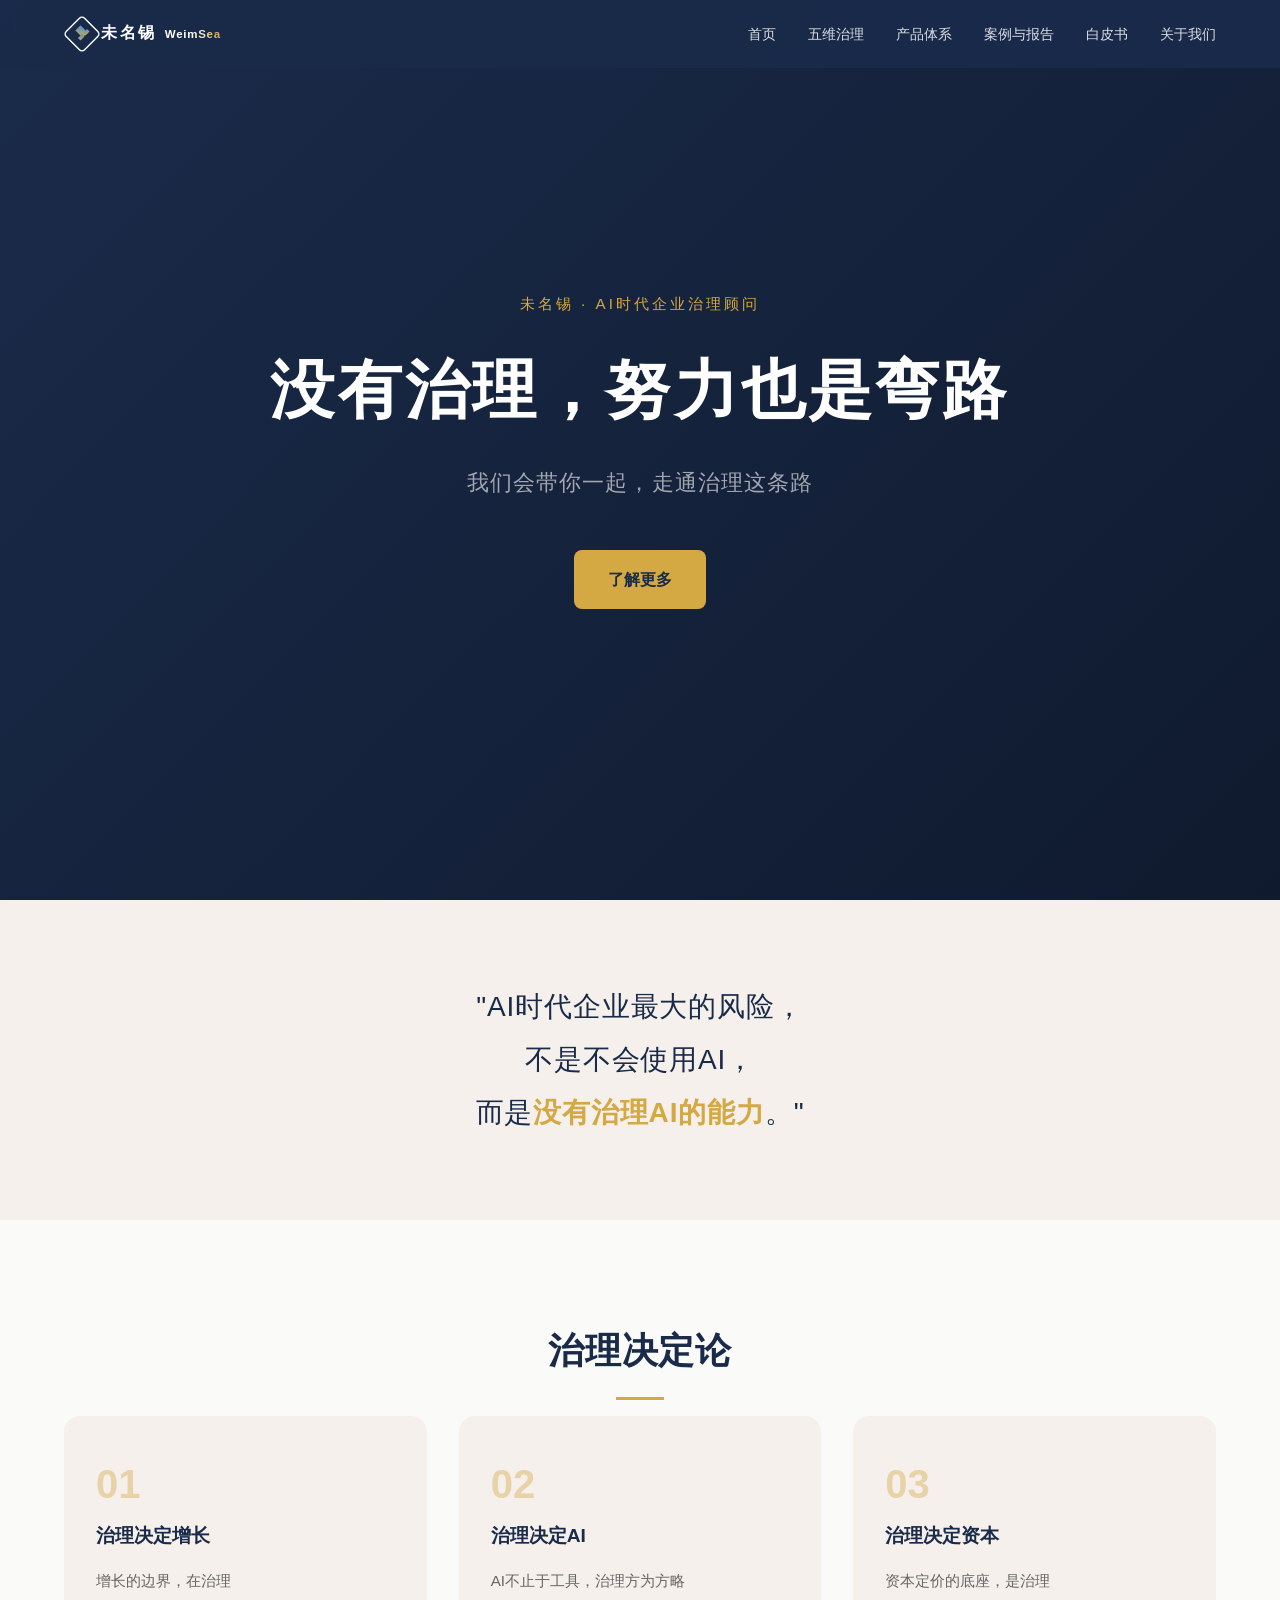
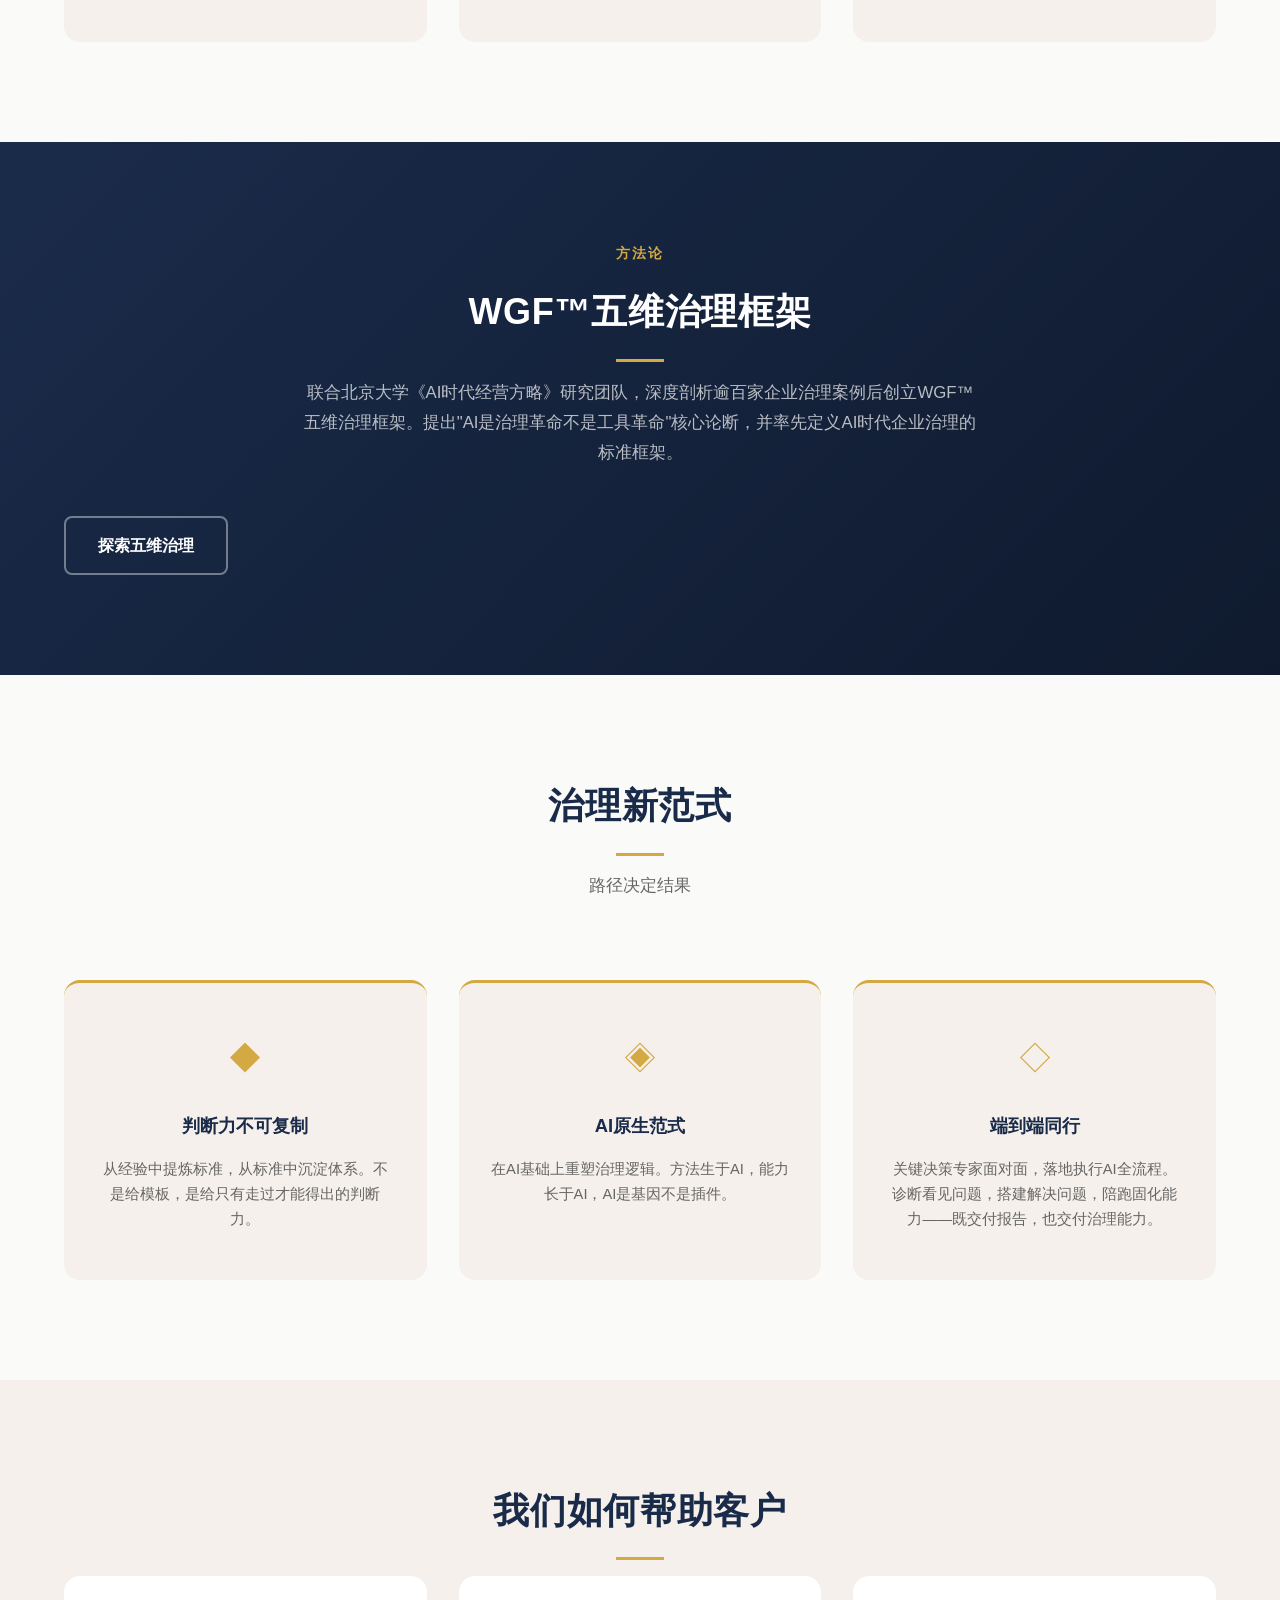
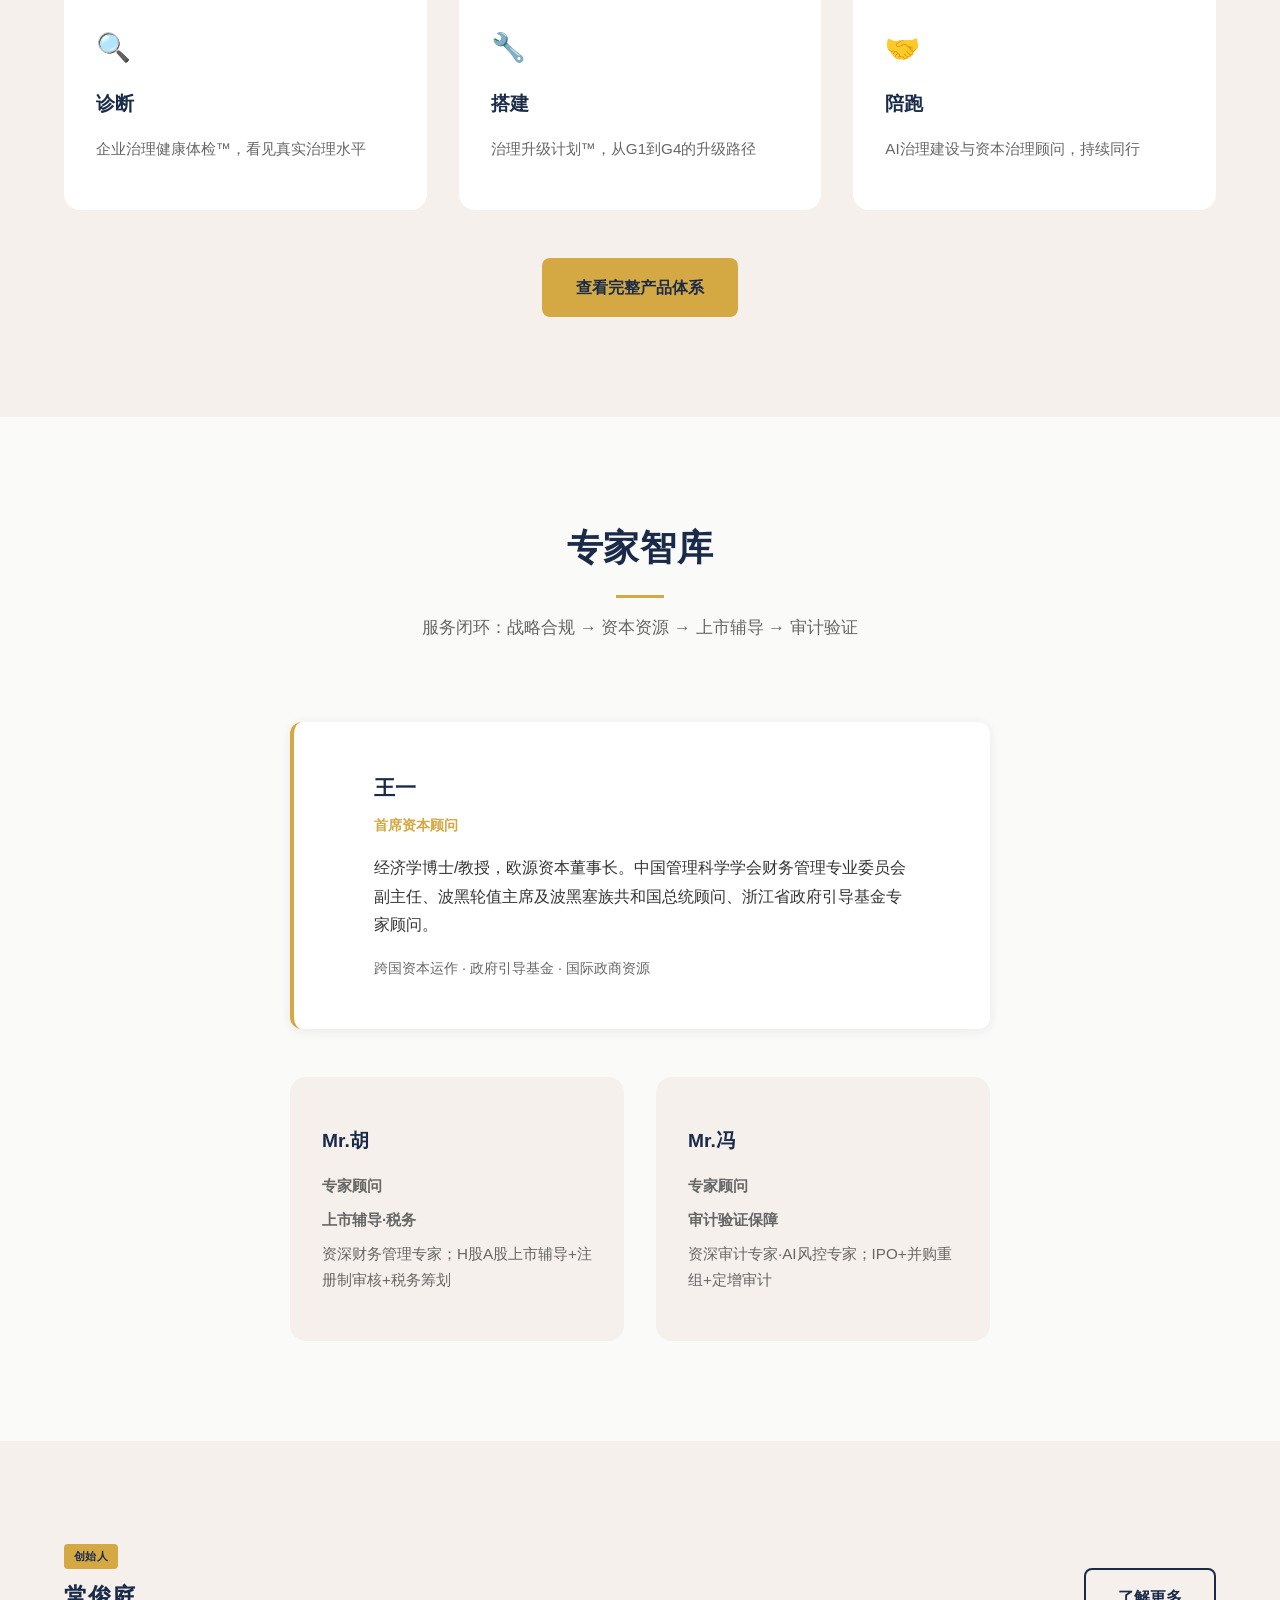
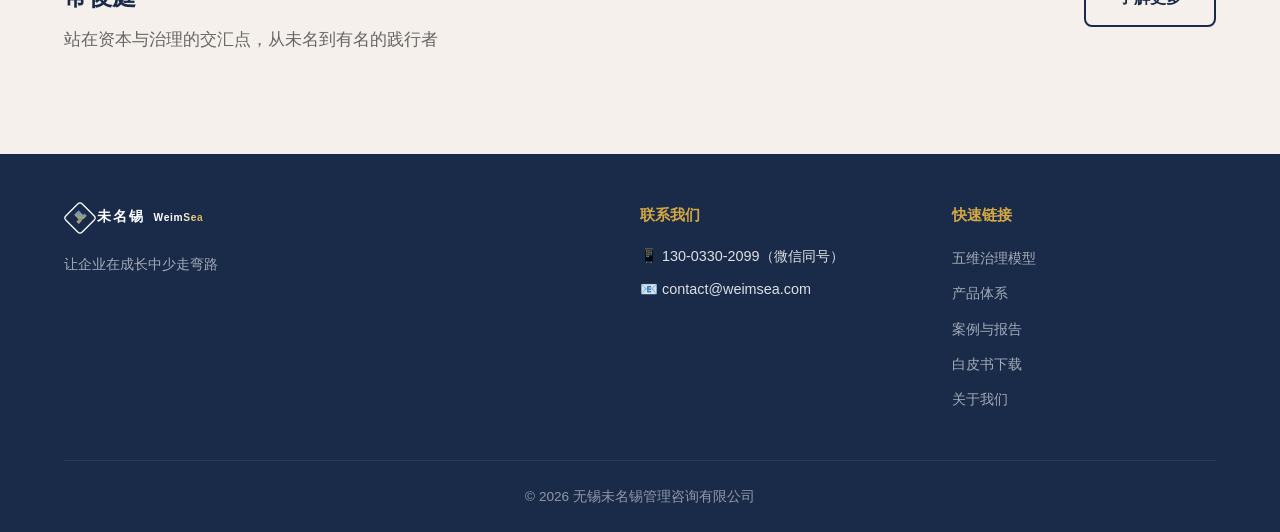
<file: index.html>
<!DOCTYPE html>
<html lang="zh-CN">
<head>
    <meta charset="UTF-8">
    <meta name="viewport" content="width=device-width, initial-scale=1.0">
    <title>未名锡 WeimSea | AI时代企业治理顾问</title>
    <meta name="description" content="未名锡（WeimSea）专注AI时代企业治理，帮助成长型企业从经验驱动走向治理驱动。让企业在成长中少走弯路。">
    <meta name="keywords" content="企业治理, AI治理, 管理咨询, 未名锡, WeimSea, 企业治理顾问, 公司治理, 治理框架, 企业管理">
    <link rel="canonical" href="https://weimsea.com/">
    <meta name="google-site-verification" content="XX-c1E2U71joMBJfQYFkWm0CodTeEIUX12J6WtbiY64">
    <link rel="stylesheet" href="css/style.css">
</head>
<body>
    <!-- 导航栏 -->
    <nav class="navbar">
        <div class="nav-container">
            <a href="index.html" class="logo">
                <img src="images/logo-nav.svg" alt="未名锡 WeimSea" style="height: 36px; width: auto;">
            </a>
            <ul class="nav-links">
                <li><a href="index.html" class="active">首页</a></li>
                <li><a href="wgf.html">五维治理</a></li>
                <li><a href="products.html">产品体系</a></li>
                <li><a href="cases.html">案例与报告</a></li>
                <li><a href="whitepaper.html">白皮书</a></li>
                <li><a href="about.html">关于我们</a></li>
            </ul>
            <button class="mobile-menu-btn">☰</button>
        </div>
    </nav>

    <!-- 移动端菜单 -->
    <div class="mobile-menu">
        <ul>
            <li><a href="index.html">首页</a></li>
            <li><a href="wgf.html">五维治理</a></li>
            <li><a href="products.html">产品体系</a></li>
            <li><a href="cases.html">案例与报告</a></li>
            <li><a href="whitepaper.html">白皮书</a></li>
            <li><a href="about.html">关于我们</a></li>
        </ul>
    </div>

    <!-- Hero — 一句话打穿 -->
    <header class="hero">
        <div class="hero-content">
            <p class="hero-eyebrow">未名锡 · AI时代企业治理顾问</p>
            <h1 class="hero-headline">没有治理，努力也是弯路</h1>
            <p class="hero-tagline">我们会带你一起，走通治理这条路</p>
            <div class="hero-cta">
                <a href="about.html" class="btn btn-primary">了解更多</a>
            </div>
        </div>
    </header>

    <!-- 品牌主张 -->
    <section class="mck-section brand-statement-section">
        <div class="container">
            <blockquote class="mck-quote">
                <p>"AI时代企业最大的风险，<br>不是不会使用AI，<br>而是<strong>没有治理AI的能力</strong>。"</p>
            </blockquote>
        </div>
    </section>

    <!-- 治理决定论 — 三张卡片 -->
    <section class="mck-section">
        <div class="container">
            <h2 class="mck-section-title">治理决定论</h2>
            <div class="mck-cards three-col">
                <div class="mck-card">
                    <span class="mck-card-num">01</span>
                    <h3>治理决定增长</h3>
                    <p>增长的边界，在治理</p>
                </div>
                <div class="mck-card">
                    <span class="mck-card-num">02</span>
                    <h3>治理决定AI</h3>
                    <p>AI不止于工具，治理方为方略</p>
                </div>
                <div class="mck-card">
                    <span class="mck-card-num">03</span>
                    <h3>治理决定资本</h3>
                    <p>资本定价的底座，是治理</p>
                </div>
            </div>
        </div>
    </section>

    <!-- WGF方法论 — 核心命题 -->
    <section class="mck-section mck-dark">
        <div class="container">
            <p class="mck-eyebrow">方法论</p>
            <h2 class="mck-section-title light">WGF™五维治理框架</h2>
            <p class="mck-body">联合北京大学《AI时代经营方略》研究团队，深度剖析逾百家企业治理案例后创立WGF™五维治理框架。提出"AI是治理革命不是工具革命"核心论断，并率先定义AI时代企业治理的标准框架。</p>
            <a href="wgf.html" class="btn btn-outline-light">探索五维治理</a>
        </div>
    </section>

    <!-- 差异化 — 为什么是我们 -->
    <section class="mck-section">
        <div class="container">
            <h2 class="mck-section-title">治理新范式</h2>
            <p class="mck-section-sub">路径决定结果</p>
            <div class="mck-cards three-col">
                <div class="mck-card diff-card">
                    <div class="diff-icon">◆</div>
                    <h3>判断力不可复制</h3>
                    <p>从经验中提炼标准，从标准中沉淀体系。不是给模板，是给只有走过才能得出的判断力。</p>
                </div>
                <div class="mck-card diff-card">
                    <div class="diff-icon">◈</div>
                    <h3>AI原生范式</h3>
                    <p>在AI基础上重塑治理逻辑。方法生于AI，能力长于AI，AI是基因不是插件。</p>
                </div>
                <div class="mck-card diff-card">
                    <div class="diff-icon">◇</div>
                    <h3>端到端同行</h3>
                    <p>关键决策专家面对面，落地执行AI全流程。诊断看见问题，搭建解决问题，陪跑固化能力——既交付报告，也交付治理能力。</p>
                </div>
            </div>
        </div>
    </section>

    <!-- 产品体系 — 精简入口 -->
    <section class="mck-section mck-cream">
        <div class="container">
            <h2 class="mck-section-title">我们如何帮助客户</h2>
            <div class="mck-cards three-col">
                <div class="mck-card">
                    <div class="mck-card-icon">🔍</div>
                    <h3>诊断</h3>
                    <p>企业治理健康体检™，看见真实治理水平</p>
                </div>
                <div class="mck-card">
                    <div class="mck-card-icon">🔧</div>
                    <h3>搭建</h3>
                    <p>治理升级计划™，从G1到G4的升级路径</p>
                </div>
                <div class="mck-card">
                    <div class="mck-card-icon">🤝</div>
                    <h3>陪跑</h3>
                    <p>AI治理建设与资本治理顾问，持续同行</p>
                </div>
            </div>
            <div class="mck-cta-row">
                <a href="products.html" class="btn btn-primary">查看完整产品体系</a>
            </div>
        </div>
    </section>

    <!-- 专家智库 -->
    <section class="mck-section">
        <div class="container">
            <h2 class="mck-section-title">专家智库</h2>
            <p class="mck-section-sub">服务闭环：战略合规 → 资本资源 → 上市辅导 → 审计验证</p>

            <!-- 王一 重点展示 -->
            <div class="expert-featured">
                <div class="expert-featured-inner">
                    <h3>王一</h3>
                    <p class="expert-featured-role">首席资本顾问</p>
                    <p class="expert-featured-desc">经济学博士/教授，欧源资本董事长。中国管理科学学会财务管理专业委员会副主任、波黑轮值主席及波黑塞族共和国总统顾问、浙江省政府引导基金专家顾问。</p>
                    <p class="expert-featured-tags">跨国资本运作 · 政府引导基金 · 国际政商资源</p>
                </div>
            </div>

            <!-- 其他专家 -->
            <div class="mck-cards two-col" style="max-width: 700px; margin: 0 auto;">
                <div class="mck-card">
                    <h3>Mr.胡</h3>
                    <p class="expert-role">专家顾问</p>
                    <p><strong>上市辅导·税务</strong></p>
                    <p class="expert-bg">资深财务管理专家；H股A股上市辅导+注册制审核+税务筹划</p>
                </div>
                <div class="mck-card">
                    <h3>Mr.冯</h3>
                    <p class="expert-role">专家顾问</p>
                    <p><strong>审计验证保障</strong></p>
                    <p class="expert-bg">资深审计专家·AI风控专家；IPO+并购重组+定增审计</p>
                </div>
            </div>
        </div>
    </section>

    <!-- 创始人 — 一句话 + CTA -->
    <section class="mck-section founder-strip">
        <div class="container">
            <div class="founder-strip-content">
                <div class="founder-strip-left">
                    <span class="founder-label">创始人</span>
                    <h3>常俊庭</h3>
                    <p class="founder-one-liner">站在资本与治理的交汇点，从未名到有名的践行者</p>
                </div>
                <div class="founder-strip-right">
                    <a href="about.html" class="btn btn-outline">了解更多</a>
                </div>
            </div>
        </div>
    </section>

    <!-- 页脚 -->
    <footer class="footer">
        <div class="container">
            <div class="footer-content">
                <div class="footer-brand">
                    <span class="footer-logo"><img src="images/logo-nav.svg" alt="未名锡 WeimSea" style="height: 32px; width: auto;"></span>
                    <p>让企业在成长中少走弯路</p>
                </div>
                <div class="footer-contact">
                    <h4>联系我们</h4>
                    <p>📱 130-0330-2099（微信同号）</p>
                    <p>📧 contact@weimsea.com</p>
                </div>
                <div class="footer-links">
                    <h4>快速链接</h4>
                    <ul>
                        <li><a href="wgf.html">五维治理模型</a></li>
                        <li><a href="products.html">产品体系</a></li>
                        <li><a href="cases.html">案例与报告</a></li>
                        <li><a href="whitepaper.html">白皮书下载</a></li>
                        <li><a href="about.html">关于我们</a></li>
                    </ul>
                </div>
            </div>
            <div class="footer-bottom">
                <p>© 2026 无锡未名锡管理咨询有限公司</p>
            </div>
        </div>
    </footer>

    <script src="js/main.js"></script>
</body>
</html>
</file>
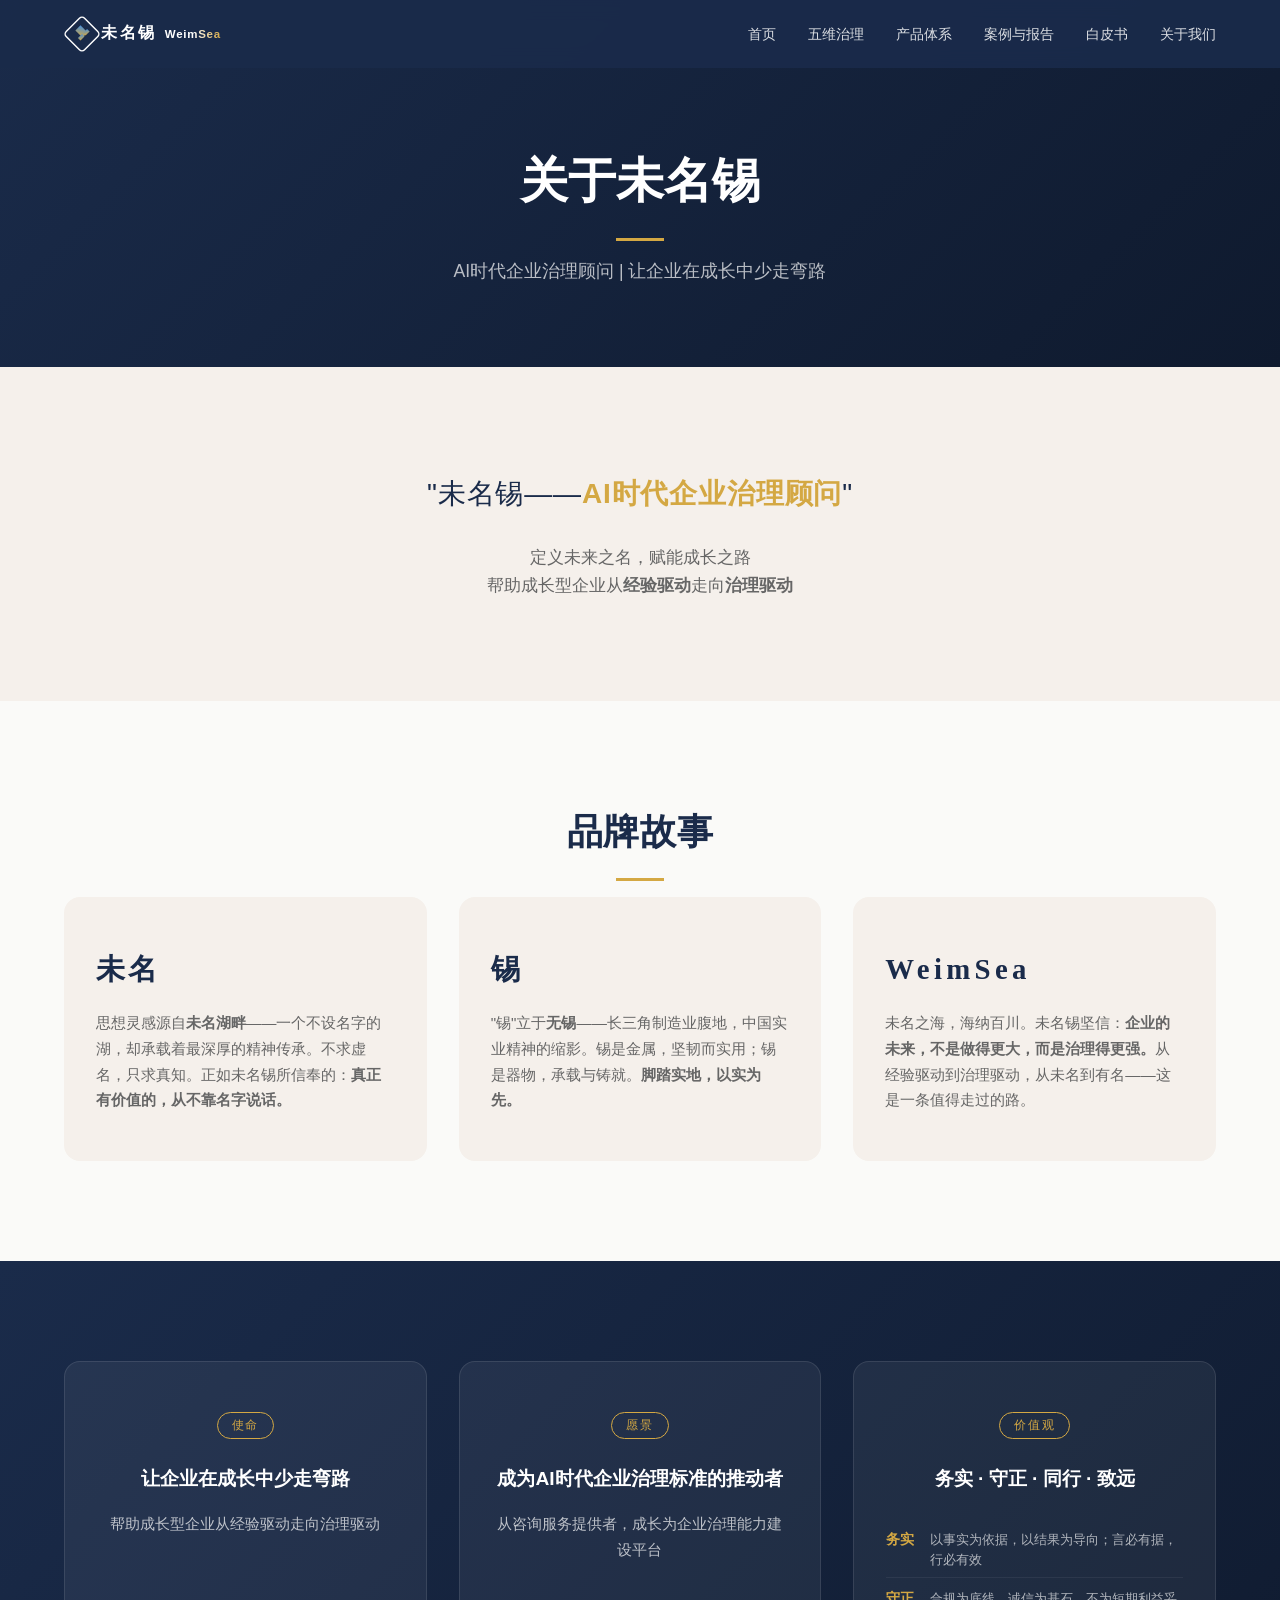
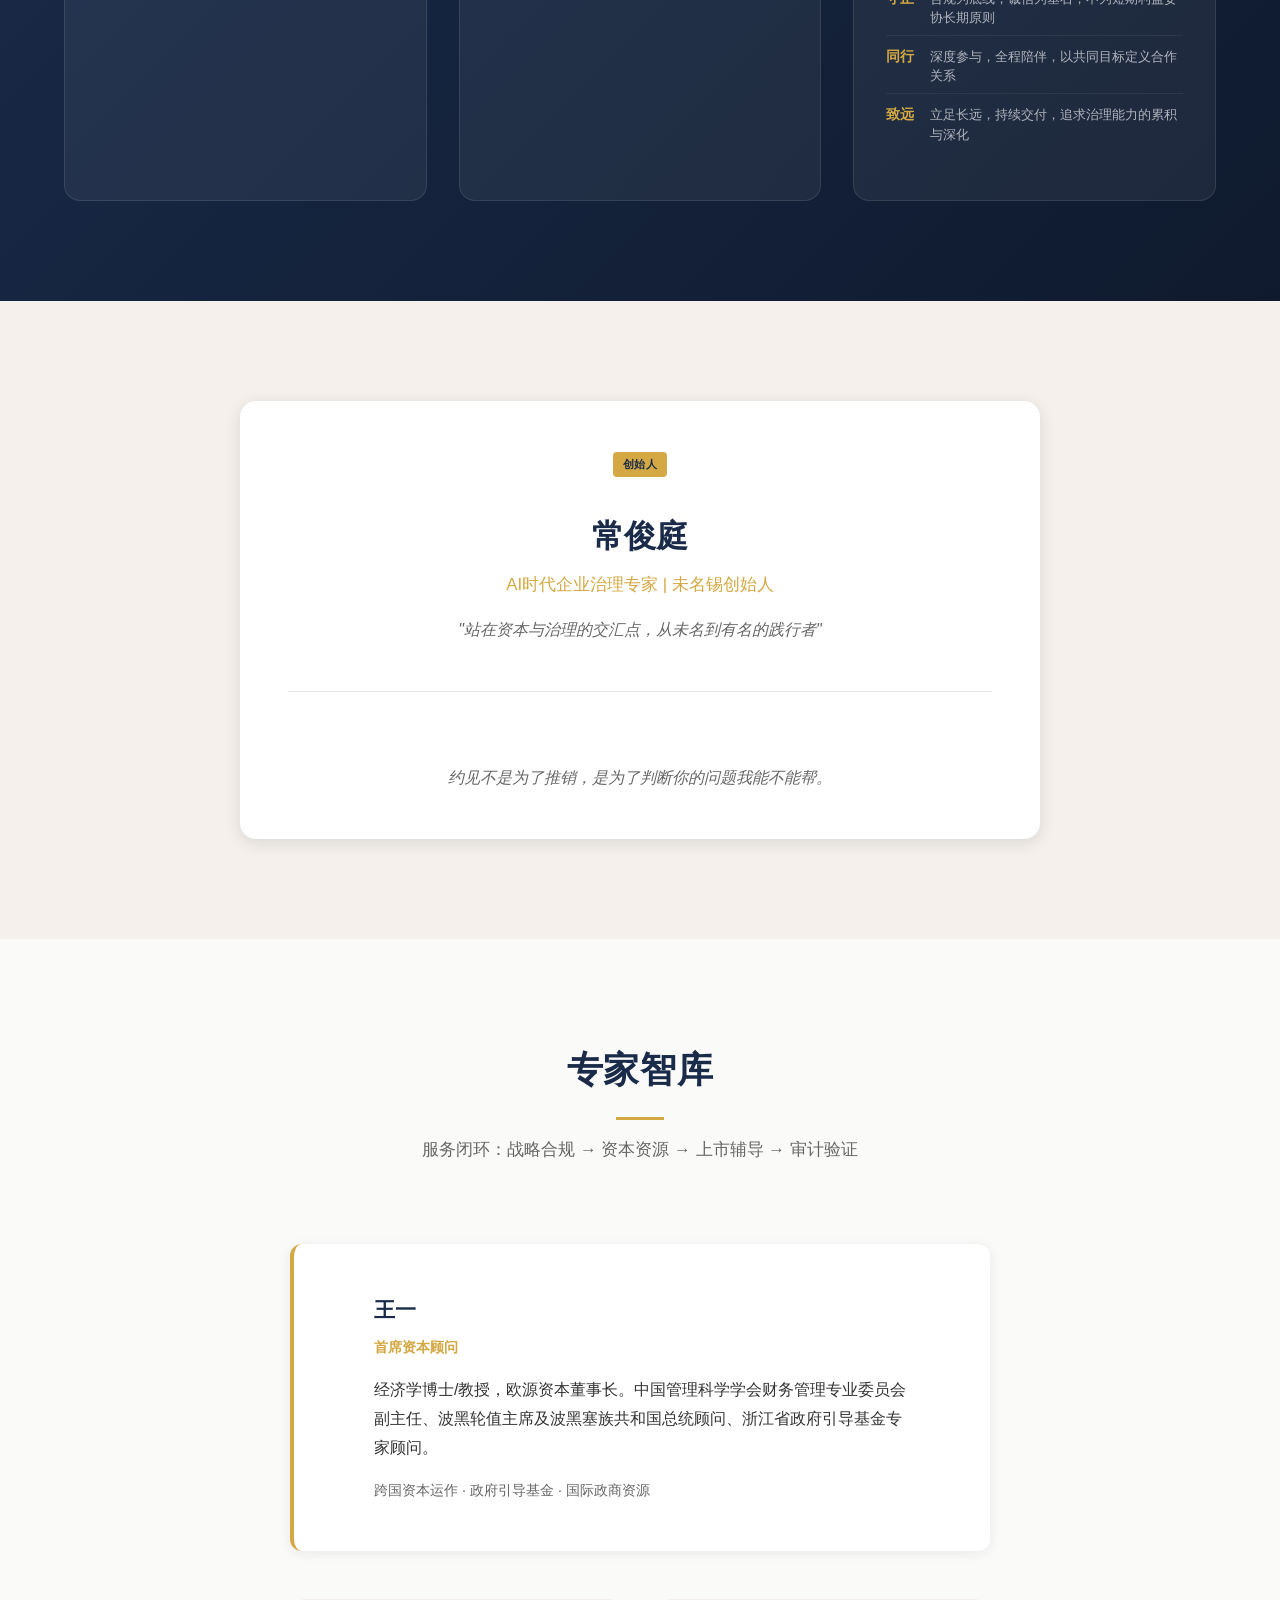
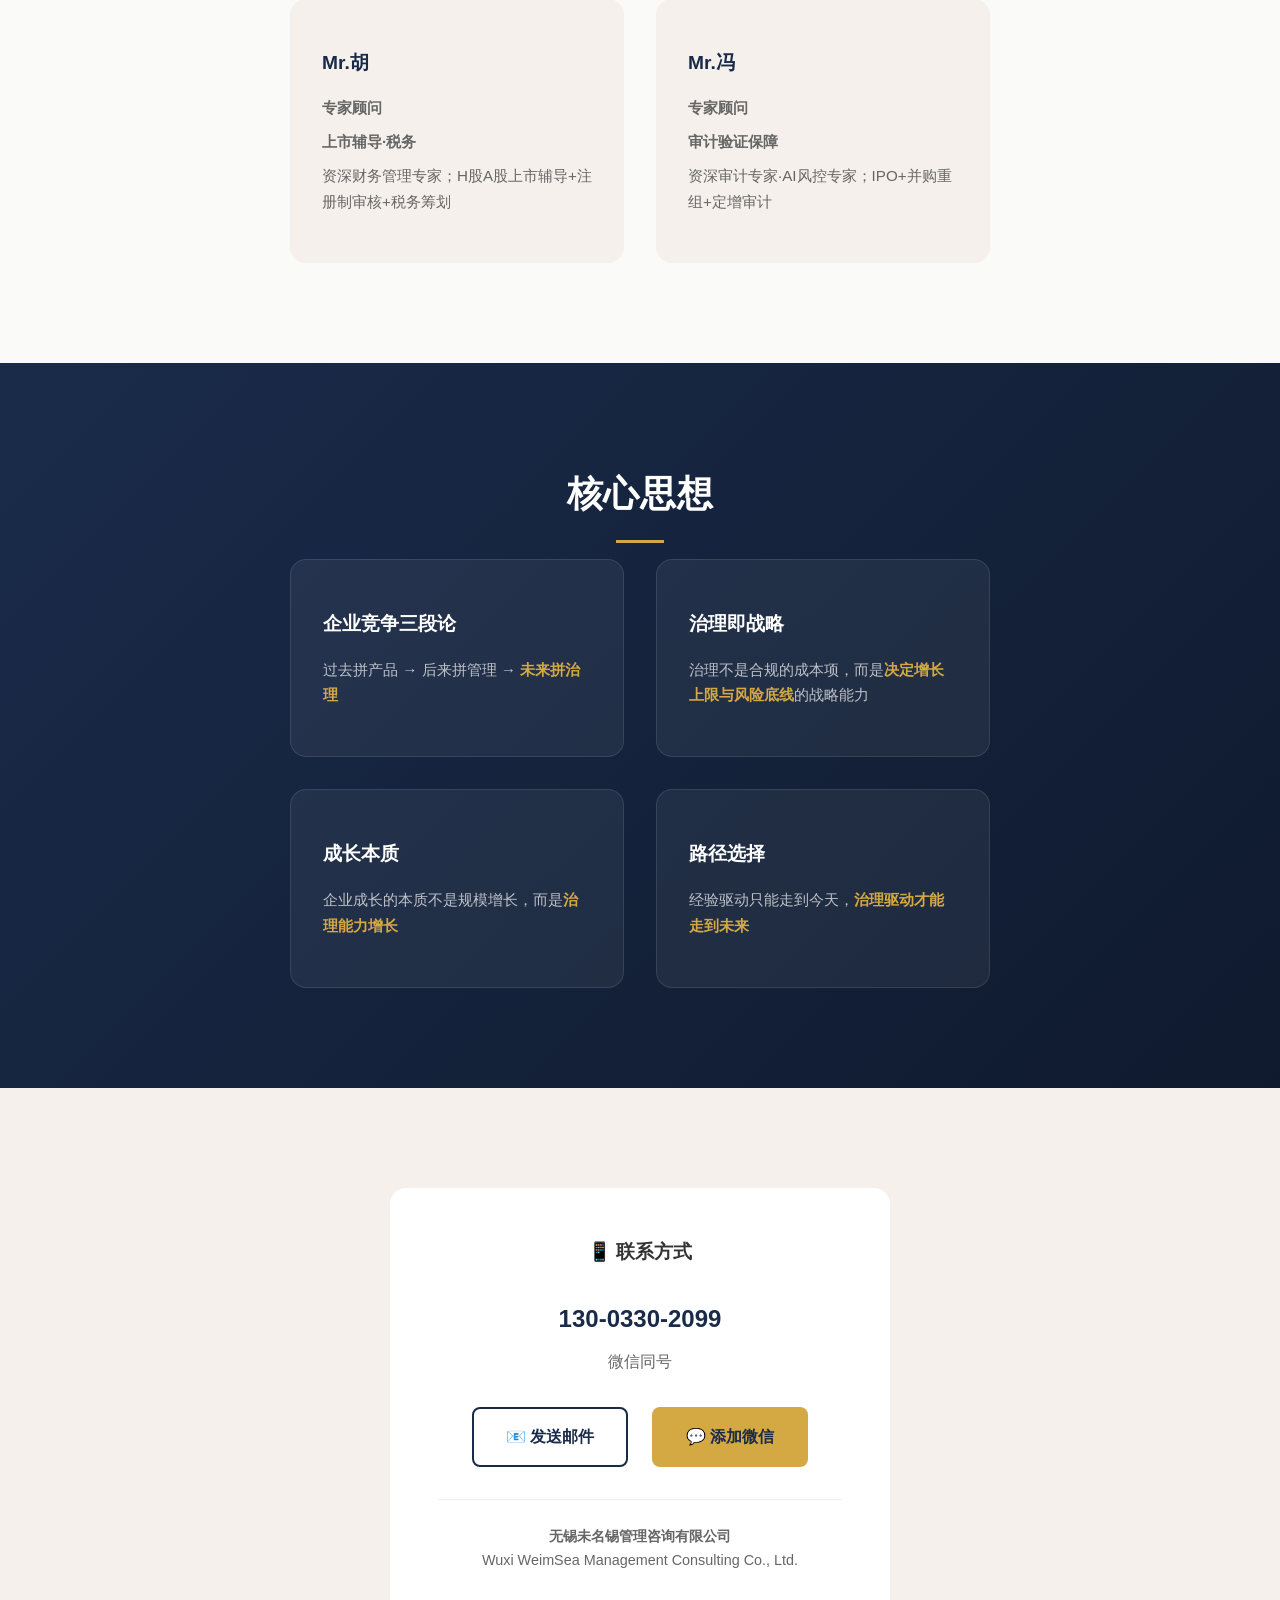
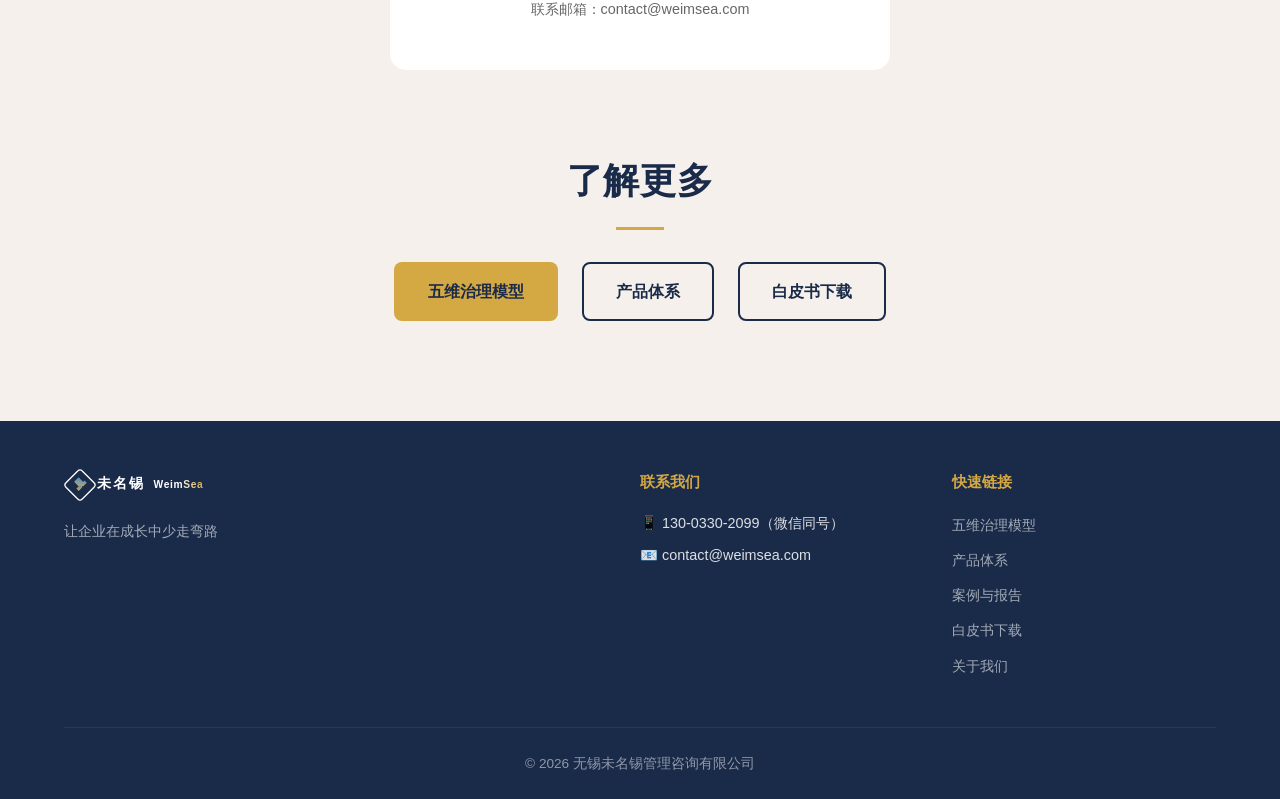
<file: about.html>
<!DOCTYPE html>
<html lang="zh-CN">
<head>
    <meta charset="UTF-8">
    <meta name="viewport" content="width=device-width, initial-scale=1.0">
    <title>关于未名锡 | WeimSea</title>
    <meta name="description" content="未名锡咨询，AI时代企业治理顾问。专家智库覆盖战略合规、资本资源、上市辅导、审计验证全闭环。">
    <meta name="keywords" content="企业治理咨询, AI时代, 管理顾问, 资本运作, 上市辅导, 未名锡, WeimSea, 企业治理专家">
    <link rel="canonical" href="https://weimsea.com/about.html">
    <link rel="stylesheet" href="css/style.css">
</head>
<body>
    <!-- 导航栏 -->
    <nav class="navbar">
        <div class="nav-container">
            <a href="index.html" class="logo">
                <img src="images/logo-nav.svg" alt="未名锡 WeimSea" style="height: 36px; width: auto;">
            </a>
            <ul class="nav-links">
                <li><a href="index.html">首页</a></li>
                <li><a href="wgf.html">五维治理</a></li>
                <li><a href="products.html">产品体系</a></li>
                <li><a href="cases.html">案例与报告</a></li>
                <li><a href="whitepaper.html">白皮书</a></li>
                <li><a href="about.html" class="active">关于我们</a></li>
            </ul>
            <button class="mobile-menu-btn">☰</button>
        </div>
    </nav>

    <!-- 移动端菜单 -->
    <div class="mobile-menu">
        <ul>
            <li><a href="index.html">首页</a></li>
            <li><a href="wgf.html">五维治理</a></li>
            <li><a href="products.html">产品体系</a></li>
            <li><a href="cases.html">案例与报告</a></li>
            <li><a href="whitepaper.html">白皮书</a></li>
            <li><a href="about.html" class="active">关于我们</a></li>
        </ul>
    </div>

    <!-- 页面头部 -->
    <header class="page-header">
        <div class="container">
            <h1>关于未名锡</h1>
            <p>AI时代企业治理顾问 | 让企业在成长中少走弯路</p>
        </div>
    </header>

    <!-- 品牌定位 -->
    <section class="mck-section mck-cream">
        <div class="container">
            <blockquote class="mck-quote">
                <p>"未名锡——<strong>AI时代企业治理顾问</strong>"</p>
            </blockquote>
            <p class="mck-section-sub" style="margin-top: var(--spacing-md); margin-bottom: 0;">定义未来之名，赋能成长之路<br>帮助成长型企业从<strong>经验驱动</strong>走向<strong>治理驱动</strong></p>
        </div>
    </section>

    <!-- 品牌故事 -->
    <section class="mck-section">
        <div class="container">
            <h2 class="mck-section-title">品牌故事</h2>
            <div class="mck-cards three-col">
                <div class="mck-card">
                    <h3 style="font-family: 'Noto Serif SC', 'STSong', serif; font-size: 1.8rem; letter-spacing: 0.1em;">未名</h3>
                    <p>思想灵感源自<strong>未名湖畔</strong>——一个不设名字的湖，却承载着最深厚的精神传承。不求虚名，只求真知。正如未名锡所信奉的：<strong>真正有价值的，从不靠名字说话。</strong></p>
                </div>
                <div class="mck-card">
                    <h3 style="font-family: 'Noto Serif SC', 'STSong', serif; font-size: 1.8rem; letter-spacing: 0.1em;">锡</h3>
                    <p>"锡"立于<strong>无锡</strong>——长三角制造业腹地，中国实业精神的缩影。锡是金属，坚韧而实用；锡是器物，承载与铸就。<strong>脚踏实地，以实为先。</strong></p>
                </div>
                <div class="mck-card">
                    <h3 class="brand-name-en" style="font-size: 1.8rem;">WeimSea</h3>
                    <p>未名之海，海纳百川。未名锡坚信：<strong>企业的未来，不是做得更大，而是治理得更强。</strong>从经验驱动到治理驱动，从未名到有名——这是一条值得走过的路。</p>
                </div>
            </div>
        </div>
    </section>

    <!-- 使命愿景价值观 -->
    <section class="mck-section mck-dark">
        <div class="container">
            <div class="mck-cards three-col">
                <div class="mck-card" style="text-align: center;">
                    <div class="mvv-label">使命</div>
                    <h3>让企业在成长中少走弯路</h3>
                    <p>帮助成长型企业从经验驱动走向治理驱动</p>
                </div>
                <div class="mck-card" style="text-align: center;">
                    <div class="mvv-label">愿景</div>
                    <h3>成为AI时代企业治理标准的推动者</h3>
                    <p>从咨询服务提供者，成长为企业治理能力建设平台</p>
                </div>
                <div class="mck-card" style="text-align: center;">
                    <div class="mvv-label">价值观</div>
                    <h3>务实 · 守正 · 同行 · 致远</h3>
                    <div class="values-list">
                        <div class="value-item"><strong>务实</strong><span>以事实为依据，以结果为导向；言必有据，行必有效</span></div>
                        <div class="value-item"><strong>守正</strong><span>合规为底线，诚信为基石，不为短期利益妥协长期原则</span></div>
                        <div class="value-item"><strong>同行</strong><span>深度参与，全程陪伴，以共同目标定义合作关系</span></div>
                        <div class="value-item"><strong>致远</strong><span>立足长远，持续交付，追求治理能力的累积与深化</span></div>
                    </div>
                </div>
            </div>
        </div>
    </section>

    <!-- 创始人 -->
    <section class="mck-section mck-cream">
        <div class="container">
            <div class="founder-detail-card founder-judgments">
                <!-- 模块1：核心身份 -->
                <div class="founder-identity">
                    <span class="founder-label">创始人</span>
                    <h2>常俊庭</h2>
                    <p class="founder-title">AI时代企业治理专家 | 未名锡创始人</p>
                    <p class="founder-slogan">"站在资本与治理的交汇点，从未名到有名的践行者"</p>
                </div>

                <!-- 模块5：收尾语 -->
                <div class="founder-closing">
                    <p>约见不是为了推销，是为了判断你的问题我能不能帮。</p>
                </div>
            </div>
        </div>
    </section>

    <!-- 专家智库 -->
    <section class="mck-section">
        <div class="container">
            <h2 class="mck-section-title">专家智库</h2>
            <p class="mck-section-sub">服务闭环：战略合规 → 资本资源 → 上市辅导 → 审计验证</p>

            <!-- 王一 重点展示 -->
            <div class="expert-featured">
                <div class="expert-featured-inner">
                    <h3>王一</h3>
                    <p class="expert-featured-role">首席资本顾问</p>
                    <p class="expert-featured-desc">经济学博士/教授，欧源资本董事长。中国管理科学学会财务管理专业委员会副主任、波黑轮值主席及波黑塞族共和国总统顾问、浙江省政府引导基金专家顾问。</p>
                    <p class="expert-featured-tags">跨国资本运作 · 政府引导基金 · 国际政商资源</p>
                </div>
            </div>

            <!-- 其他专家 -->
            <div class="mck-cards two-col" style="max-width: 700px; margin: 0 auto;">
                <div class="mck-card">
                    <h3>Mr.胡</h3>
                    <p class="expert-role">专家顾问</p>
                    <p><strong>上市辅导·税务</strong></p>
                    <p class="expert-bg">资深财务管理专家；H股A股上市辅导+注册制审核+税务筹划</p>
                </div>
                <div class="mck-card">
                    <h3>Mr.冯</h3>
                    <p class="expert-role">专家顾问</p>
                    <p><strong>审计验证保障</strong></p>
                    <p class="expert-bg">资深审计专家·AI风控专家；IPO+并购重组+定增审计</p>
                </div>
            </div>
        </div>
    </section>

    <!-- 核心思想 -->
    <section class="mck-section mck-dark">
        <div class="container">
            <h2 class="mck-section-title light">核心思想</h2>
            <div class="mck-cards two-col" style="max-width: 700px; margin: 0 auto;">
                <div class="mck-card">
                    <h3>企业竞争三段论</h3>
                    <p>过去拼产品 → 后来拼管理 → <strong>未来拼治理</strong></p>
                </div>
                <div class="mck-card">
                    <h3>治理即战略</h3>
                    <p>治理不是合规的成本项，而是<strong>决定增长上限与风险底线</strong>的战略能力</p>
                </div>
                <div class="mck-card">
                    <h3>成长本质</h3>
                    <p>企业成长的本质不是规模增长，而是<strong>治理能力增长</strong></p>
                </div>
                <div class="mck-card">
                    <h3>路径选择</h3>
                    <p>经验驱动只能走到今天，<strong>治理驱动才能走到未来</strong></p>
                </div>
            </div>
        </div>
    </section>



    <!-- 联系方式 -->
    <section class="mck-section mck-cream">
        <div class="container" style="text-align: center;">
            <div class="contact-card">
                <h3 style="margin-bottom: var(--spacing-lg);">📱 联系方式</h3>
                <p class="contact-phone">130-0330-2099</p>
                <p class="contact-note">微信同号</p>
                <div class="contact-btns">
                    <a href="mailto:contact@weimsea.com" class="btn btn-outline">📧 发送邮件</a>
                    <a href="weixin://addfriend/gh_xxxxxxxxxxxx" class="btn btn-gold">💬 添加微信</a>
                </div>
                <div style="border-top: 1px solid var(--color-cream); padding-top: var(--spacing-md); margin-top: var(--spacing-lg);">
                    <p style="color: var(--color-text-light); font-size: 0.9rem;">
                        <strong>无锡未名锡管理咨询有限公司</strong><br>
                        Wuxi WeimSea Management Consulting Co., Ltd.<br><br>
                        联系邮箱：contact@weimsea.com
                    </p>
                </div>
            </div>

            <div style="margin-top: var(--spacing-xxl);">
                <h2 class="mck-section-title">了解更多</h2>
                <div style="display: flex; gap: var(--spacing-md); justify-content: center; flex-wrap: wrap; margin-top: var(--spacing-lg);">
                    <a href="wgf.html" class="btn btn-primary">五维治理模型</a>
                    <a href="products.html" class="btn btn-outline">产品体系</a>
                    <a href="whitepaper.html" class="btn btn-outline">白皮书下载</a>
                </div>
            </div>
        </div>
    </section>

    <!-- 页脚 -->
    <footer class="footer">
        <div class="container">
            <div class="footer-content">
                <div class="footer-brand">
                    <span class="footer-logo"><img src="images/logo-nav.svg" alt="未名锡 WeimSea" style="height: 32px; width: auto;"></span>
                    <p>让企业在成长中少走弯路</p>
                </div>
                <div class="footer-contact">
                    <h4>联系我们</h4>
                    <p>📱 130-0330-2099（微信同号）</p>
                    <p>📧 contact@weimsea.com</p>
                </div>
                <div class="footer-links">
                    <h4>快速链接</h4>
                    <ul>
                        <li><a href="wgf.html">五维治理模型</a></li>
                        <li><a href="products.html">产品体系</a></li>
                        <li><a href="cases.html">案例与报告</a></li>
                        <li><a href="whitepaper.html">白皮书下载</a></li>
                        <li><a href="about.html">关于我们</a></li>
                    </ul>
                </div>
            </div>
            <div class="footer-bottom">
                <p>© 2026 无锡未名锡管理咨询有限公司</p>
            </div>
        </div>
    </footer>

    <script src="js/main.js"></script>
</body>
</html>
</file>
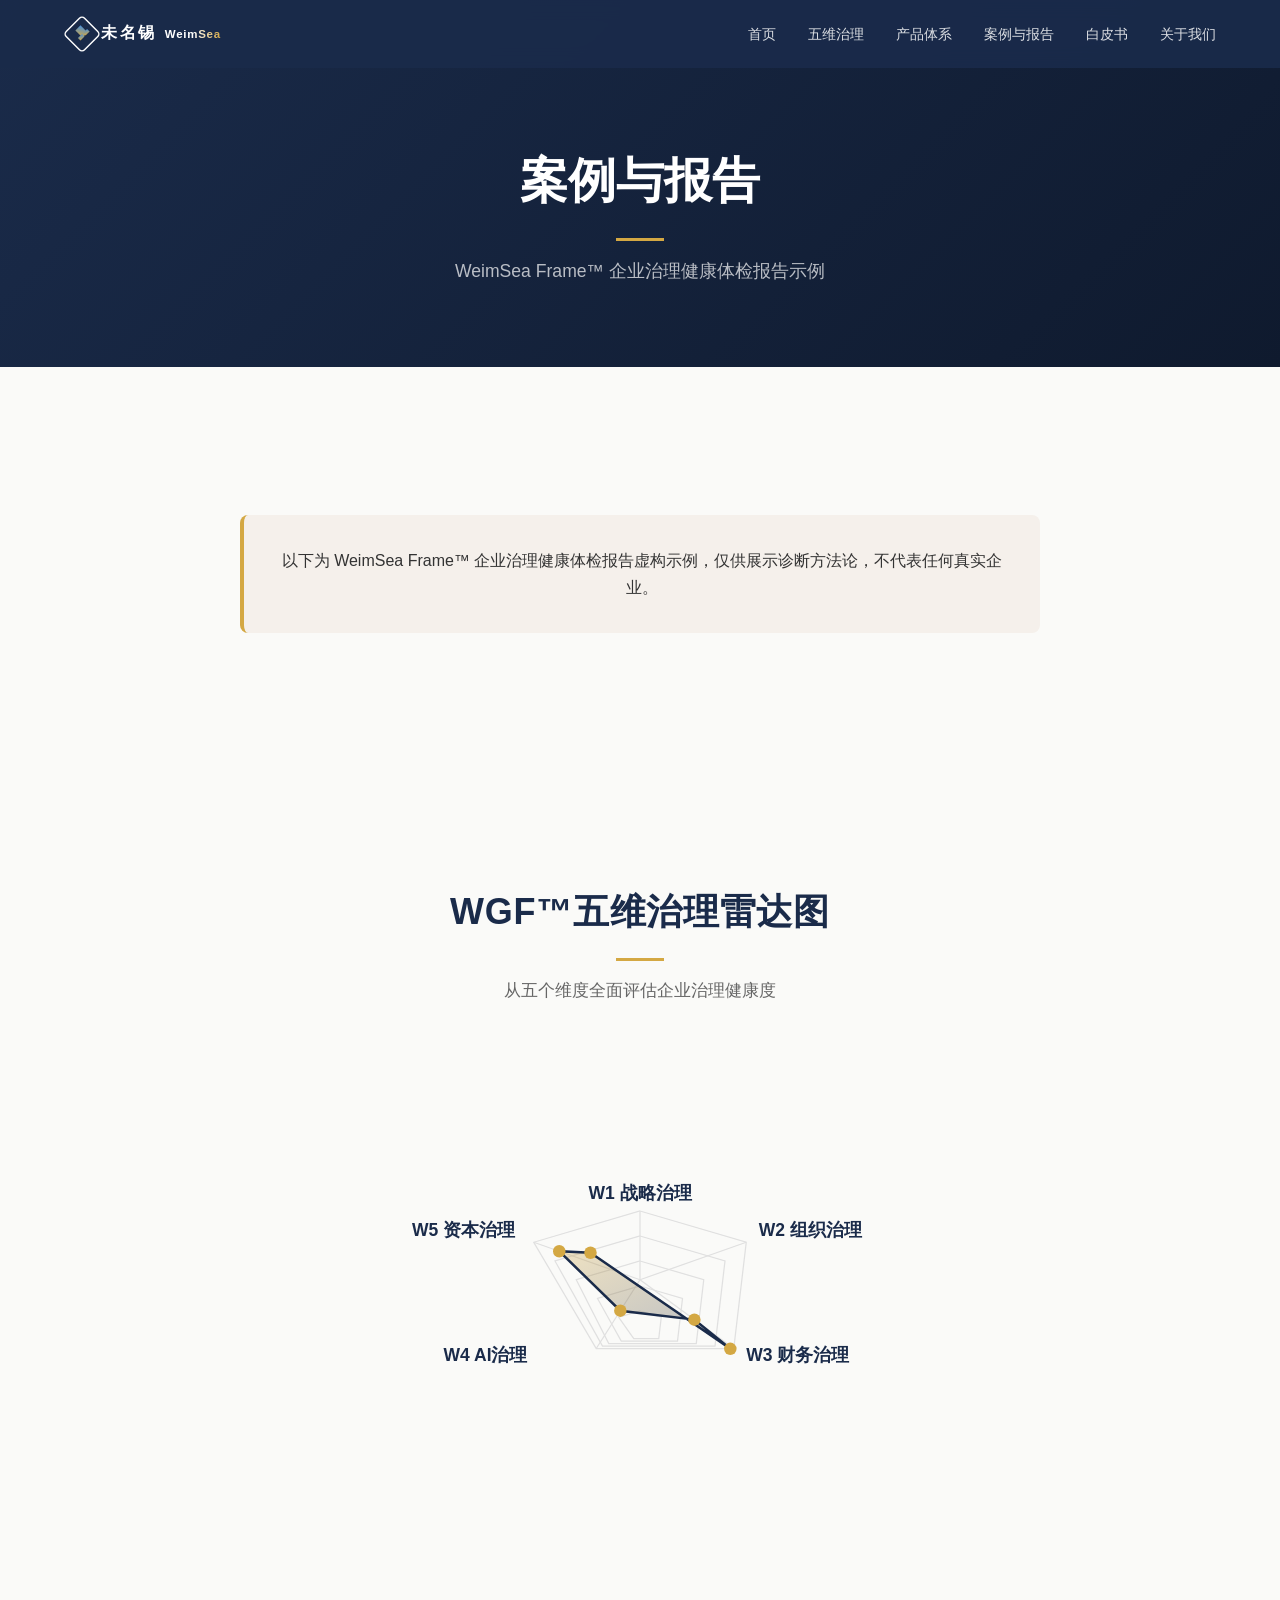
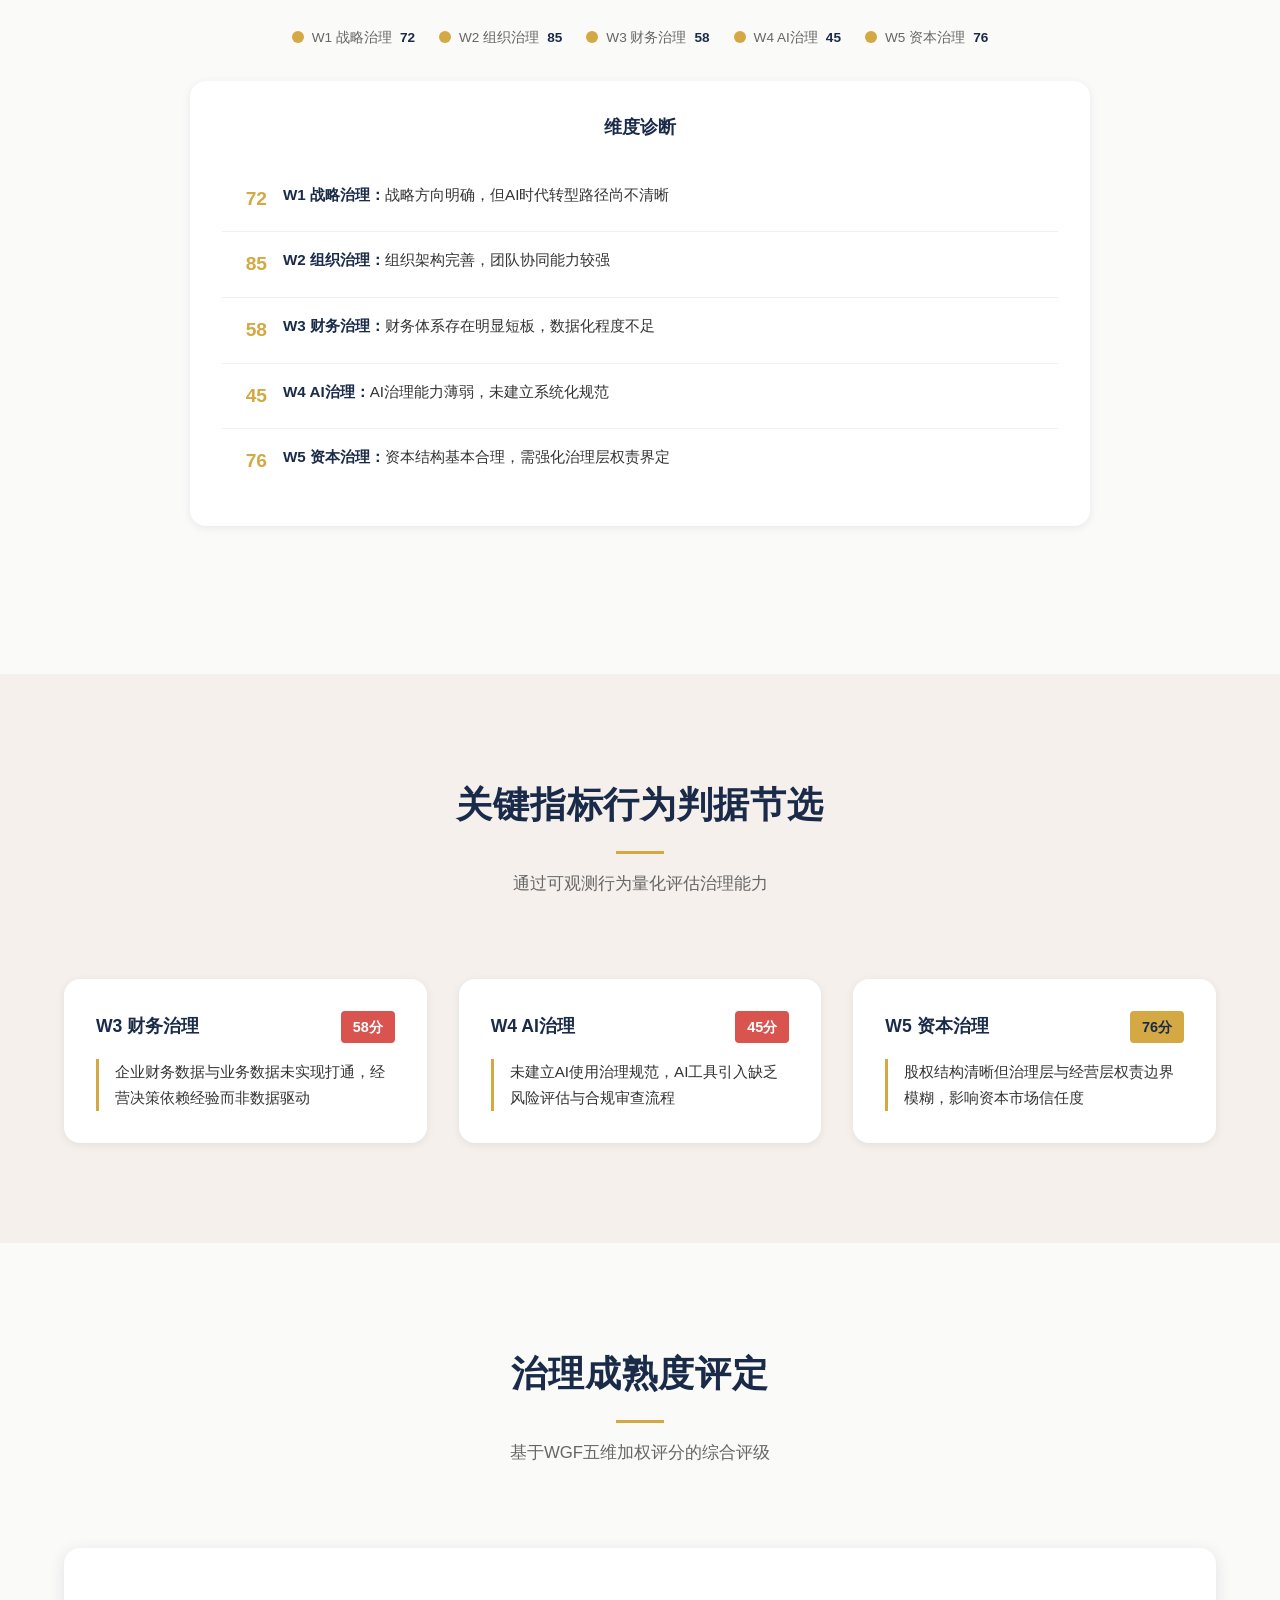
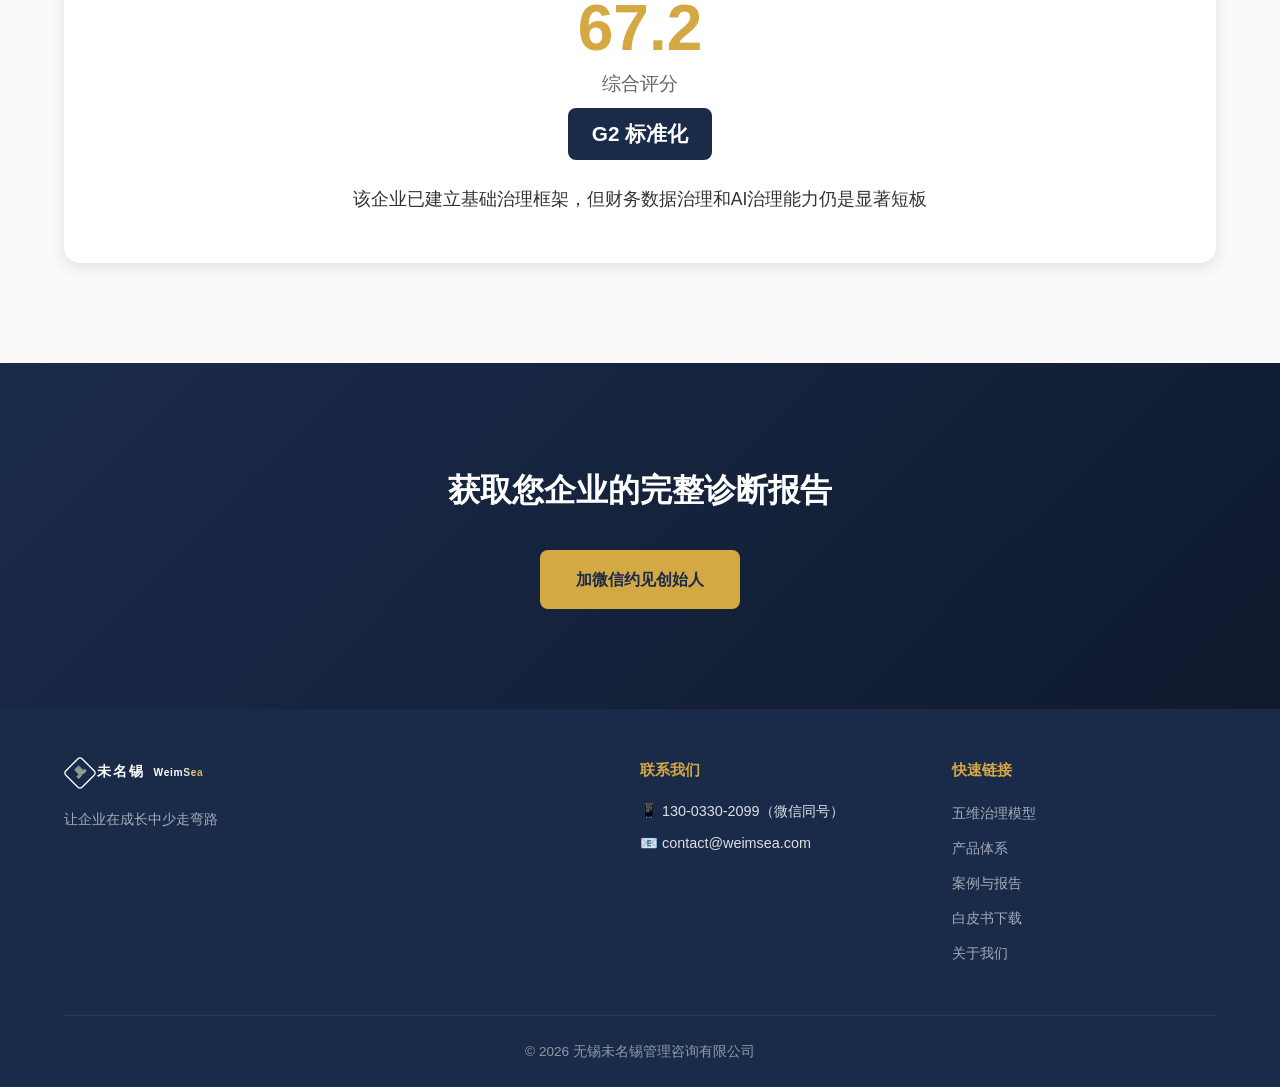
<file: cases.html>
<!DOCTYPE html>
<html lang="zh-CN">
<head>
    <meta charset="UTF-8">
    <meta name="viewport" content="width=device-width, initial-scale=1.0">
    <title>案例与报告 | 未名锡 WeimSea</title>
    <meta name="description" content="WeimSea Frame企业治理健康体检报告示例，WGF五维治理诊断方法论展示">
    <link rel="canonical" href="https://weimsea.com/cases.html">
    <link rel="stylesheet" href="css/style.css">
    <style>
        /* 案例页面专用样式 */
        .notice-box {
            background: var(--color-cream);
            border-left: 4px solid var(--color-gold);
            padding: var(--spacing-lg);
            border-radius: var(--border-radius);
            margin: var(--spacing-xl) auto;
            max-width: 800px;
            text-align: center;
        }
        
        .notice-box p {
            color: var(--color-text);
            font-size: 1rem;
            line-height: 1.7;
            margin: 0;
        }
        
        /* 雷达图容器 */
        .radar-chart-container {
            max-width: 900px;
            margin: 0 auto var(--spacing-xl);
        }
        
        .radar-chart {
            width: 100%;
            max-width: 500px;
            margin: 0 auto var(--spacing-lg);
        }
        
        .radar-chart svg {
            width: 100%;
            height: auto;
        }
        
        .radar-legend {
            display: flex;
            flex-wrap: wrap;
            justify-content: center;
            gap: var(--spacing-md);
            margin-top: var(--spacing-lg);
        }
        
        .radar-legend-item {
            display: flex;
            align-items: center;
            gap: var(--spacing-xs);
        }
        
        .radar-legend-dot {
            width: 12px;
            height: 12px;
            border-radius: 50%;
        }
        
        .radar-legend-label {
            font-size: 0.85rem;
            color: var(--color-text-light);
        }
        
        .radar-legend-value {
            font-size: 0.85rem;
            color: var(--color-navy);
            font-weight: 600;
        }
        
        .radar-diagnosis {
            background: var(--color-white);
            padding: var(--spacing-lg);
            border-radius: var(--border-radius-lg);
            box-shadow: var(--shadow-sm);
            margin-top: var(--spacing-lg);
        }
        
        .radar-diagnosis h4 {
            color: var(--color-navy);
            font-size: 1.1rem;
            margin-bottom: var(--spacing-md);
            text-align: center;
        }
        
        .diagnosis-item {
            display: flex;
            align-items: flex-start;
            gap: var(--spacing-sm);
            padding: var(--spacing-sm) 0;
            border-bottom: 1px solid var(--color-cream);
        }
        
        .diagnosis-item:last-child {
            border-bottom: none;
        }
        
        .diagnosis-score {
            font-size: 1.2rem;
            font-weight: 700;
            color: var(--color-gold);
            min-width: 45px;
            text-align: right;
        }
        
        .diagnosis-text {
            color: var(--color-text);
            font-size: 0.95rem;
            line-height: 1.6;
        }
        
        .diagnosis-text strong {
            color: var(--color-navy);
            font-weight: 600;
        }
        
        /* 行为判据卡片 */
        .criteria-card {
            background: var(--color-white);
            padding: var(--spacing-lg);
            border-radius: var(--border-radius-lg);
            box-shadow: var(--shadow-sm);
            transition: var(--transition);
        }
        
        .criteria-card:hover {
            box-shadow: var(--shadow-md);
            transform: translateY(-3px);
        }
        
        .criteria-header {
            display: flex;
            justify-content: space-between;
            align-items: center;
            margin-bottom: var(--spacing-sm);
        }
        
        .criteria-dimension {
            font-size: 1.1rem;
            color: var(--color-navy);
            font-weight: 700;
        }
        
        .criteria-score {
            background: var(--color-navy);
            color: var(--color-white);
            padding: 0.25rem 0.75rem;
            border-radius: 4px;
            font-size: 0.9rem;
            font-weight: 600;
        }
        
        .criteria-score.low {
            background: #d9534f;
        }
        
        .criteria-score.medium {
            background: var(--color-gold);
            color: var(--color-navy);
        }
        
        .criteria-content {
            color: var(--color-text);
            font-size: 0.95rem;
            line-height: 1.7;
            padding-left: var(--spacing-sm);
            border-left: 3px solid var(--color-gold);
        }
        
        /* 成熟度评定 */
        .maturity-rating {
            text-align: center;
            padding: var(--spacing-xl);
            background: var(--color-white);
            border-radius: var(--border-radius-lg);
            box-shadow: var(--shadow-md);
        }
        
        .maturity-score {
            font-size: 4rem;
            font-weight: 700;
            color: var(--color-gold);
            line-height: 1;
            margin-bottom: var(--spacing-xs);
        }
        
        .maturity-label {
            font-size: 1.2rem;
            color: var(--color-text-light);
            margin-bottom: var(--spacing-xs);
        }
        
        .maturity-level {
            display: inline-block;
            background: var(--color-navy);
            color: var(--color-white);
            padding: 0.5rem 1.5rem;
            border-radius: var(--border-radius);
            font-size: 1.3rem;
            font-weight: 600;
            margin-bottom: var(--spacing-md);
        }
        
        .maturity-summary {
            font-size: 1.1rem;
            color: var(--color-text);
            line-height: 1.8;
            max-width: 600px;
            margin: 0 auto;
        }
        
        /* CTA区块 */
        .cta-dark {
            text-align: center;
        }
        
        .cta-dark h3 {
            color: var(--color-white);
            font-size: clamp(1.5rem, 4vw, 2rem);
            margin-bottom: var(--spacing-lg);
        }
        
        .cta-dark .btn {
            min-width: 200px;
        }
    </style>
</head>
<body>
    <!-- 导航栏 -->
    <nav class="navbar">
        <div class="nav-container">
            <a href="index.html" class="logo">
                <img src="images/logo-nav.svg" alt="未名锡 WeimSea" style="height: 36px; width: auto;">
            </a>
            <ul class="nav-links">
                <li><a href="index.html">首页</a></li>
                <li><a href="wgf.html">五维治理</a></li>
                <li><a href="products.html">产品体系</a></li>
                <li><a href="cases.html" class="active">案例与报告</a></li>
                <li><a href="whitepaper.html">白皮书</a></li>
                <li><a href="about.html">关于我们</a></li>
            </ul>
            <button class="mobile-menu-btn">☰</button>
        </div>
    </nav>

    <!-- 移动端菜单 -->
    <div class="mobile-menu">
        <ul>
            <li><a href="index.html">首页</a></li>
            <li><a href="wgf.html">五维治理</a></li>
            <li><a href="products.html">产品体系</a></li>
            <li><a href="cases.html" class="active">案例与报告</a></li>
            <li><a href="whitepaper.html">白皮书</a></li>
            <li><a href="about.html">关于我们</a></li>
        </ul>
    </div>

    <!-- 页面标题 -->
    <header class="page-header">
        <div class="container">
            <h1>案例与报告</h1>
            <p>WeimSea Frame™ 企业治理健康体检报告示例</p>
        </div>
    </header>

    <!-- 虚构说明 -->
    <section class="mck-section">
        <div class="container">
            <div class="notice-box">
                <p>以下为 WeimSea Frame™ 企业治理健康体检报告虚构示例，仅供展示诊断方法论，不代表任何真实企业。</p>
            </div>
        </div>
    </section>

    <!-- 雷达图区块 -->
    <section class="mck-section">
        <div class="container">
            <h2 class="mck-section-title">WGF™五维治理雷达图</h2>
            <p class="mck-section-sub">从五个维度全面评估企业治理健康度</p>
            
            <div class="radar-chart-container">
                <div class="radar-chart">
                    <svg viewBox="0 0 400 400">
                        <!-- 定义渐变 -->
                        <defs>
                            <linearGradient id="radarFill" x1="0%" y1="0%" x2="100%" y2="100%">
                                <stop offset="0%" style="stop-color:#D4A843;stop-opacity:0.3" />
                                <stop offset="100%" style="stop-color:#1A2B4A;stop-opacity:0.3" />
                            </linearGradient>
                        </defs>
                        
                        <!-- 背景网格 -->
                        <!-- 20% 圆 -->
                        <polygon points="200,180 217,185 215,202 195,202 183,185" 
                                 fill="none" stroke="#e0e0e0" stroke-width="1"/>
                        <!-- 40% 圆 -->
                        <polygon points="200,160 234,170 230,204 185,204 166,170" 
                                 fill="none" stroke="#e0e0e0" stroke-width="1"/>
                        <!-- 60% 圆 -->
                        <polygon points="200,140 251,155 245,206 175,206 149,155" 
                                 fill="none" stroke="#e0e0e0" stroke-width="1"/>
                        <!-- 80% 圆 -->
                        <polygon points="200,120 268,140 260,208 170,208 132,140" 
                                 fill="none" stroke="#e0e0e0" stroke-width="1"/>
                        <!-- 100% 圆 -->
                        <polygon points="200,100 285,125 275,210 165,210 115,125" 
                                 fill="none" stroke="#e0e0e0" stroke-width="1"/>
                        
                        <!-- 轴线 -->
                        <line x1="200" y1="155" x2="285" y2="125" stroke="#e0e0e0" stroke-width="1"/>
                        <line x1="200" y1="155" x2="275" y2="210" stroke="#e0e0e0" stroke-width="1"/>
                        <line x1="200" y1="155" x2="165" y2="210" stroke="#e0e0e0" stroke-width="1"/>
                        <line x1="200" y1="155" x2="115" y2="125" stroke="#e0e0e0" stroke-width="1"/>
                        <line x1="200" y1="155" x2="200" y2="100" stroke="#e0e0e0" stroke-width="1"/>
                        
                        <!-- 数据多边形 -->
                        <!-- W1=72: 200-72*0.55=160.4, y=155-72*0.3=133.4 -->
                        <!-- W2=85: 200+85*0.85=272.25, y=155+85*0.65=210.25 -->
                        <!-- W3=58: 200+58*0.75=243.5, y=155+58*0.55=186.9 -->
                        <!-- W4=45: 200-45*0.35=184.25, y=155+45*0.55=179.75 -->
                        <!-- W5=76: 200-76*0.85=135.4, y=155-76*0.3=132.2 -->
                        <polygon points="160.4,133.4 272.25,210.25 243.5,186.9 184.25,179.75 135.4,132.2" 
                                 fill="url(#radarFill)" 
                                 stroke="#1A2B4A" 
                                 stroke-width="2"/>
                        
                        <!-- 数据点 -->
                        <circle cx="160.4" cy="133.4" r="5" fill="#D4A843"/>
                        <circle cx="272.25" cy="210.25" r="5" fill="#D4A843"/>
                        <circle cx="243.5" cy="186.9" r="5" fill="#D4A843"/>
                        <circle cx="184.25" cy="179.75" r="5" fill="#D4A843"/>
                        <circle cx="135.4" cy="132.2" r="5" fill="#D4A843"/>
                        
                        <!-- 标签 -->
                        <text x="200" y="90" text-anchor="middle" font-size="14" fill="#1A2B4A" font-weight="600">W1 战略治理</text>
                        <text x="295" y="120" text-anchor="start" font-size="14" fill="#1A2B4A" font-weight="600">W2 组织治理</text>
                        <text x="285" y="220" text-anchor="start" font-size="14" fill="#1A2B4A" font-weight="600">W3 财务治理</text>
                        <text x="110" y="220" text-anchor="end" font-size="14" fill="#1A2B4A" font-weight="600">W4 AI治理</text>
                        <text x="100" y="120" text-anchor="end" font-size="14" fill="#1A2B4A" font-weight="600">W5 资本治理</text>
                    </svg>
                </div>
                
                <!-- 图例 -->
                <div class="radar-legend">
                    <div class="radar-legend-item">
                        <div class="radar-legend-dot" style="background: #D4A843;"></div>
                        <span class="radar-legend-label">W1 战略治理</span>
                        <span class="radar-legend-value">72</span>
                    </div>
                    <div class="radar-legend-item">
                        <div class="radar-legend-dot" style="background: #D4A843;"></div>
                        <span class="radar-legend-label">W2 组织治理</span>
                        <span class="radar-legend-value">85</span>
                    </div>
                    <div class="radar-legend-item">
                        <div class="radar-legend-dot" style="background: #D4A843;"></div>
                        <span class="radar-legend-label">W3 财务治理</span>
                        <span class="radar-legend-value">58</span>
                    </div>
                    <div class="radar-legend-item">
                        <div class="radar-legend-dot" style="background: #D4A843;"></div>
                        <span class="radar-legend-label">W4 AI治理</span>
                        <span class="radar-legend-value">45</span>
                    </div>
                    <div class="radar-legend-item">
                        <div class="radar-legend-dot" style="background: #D4A843;"></div>
                        <span class="radar-legend-label">W5 资本治理</span>
                        <span class="radar-legend-value">76</span>
                    </div>
                </div>
                
                <!-- 诊断 -->
                <div class="radar-diagnosis">
                    <h4>维度诊断</h4>
                    <div class="diagnosis-item">
                        <span class="diagnosis-score">72</span>
                        <span class="diagnosis-text"><strong>W1 战略治理：</strong>战略方向明确，但AI时代转型路径尚不清晰</span>
                    </div>
                    <div class="diagnosis-item">
                        <span class="diagnosis-score">85</span>
                        <span class="diagnosis-text"><strong>W2 组织治理：</strong>组织架构完善，团队协同能力较强</span>
                    </div>
                    <div class="diagnosis-item">
                        <span class="diagnosis-score">58</span>
                        <span class="diagnosis-text"><strong>W3 财务治理：</strong>财务体系存在明显短板，数据化程度不足</span>
                    </div>
                    <div class="diagnosis-item">
                        <span class="diagnosis-score">45</span>
                        <span class="diagnosis-text"><strong>W4 AI治理：</strong>AI治理能力薄弱，未建立系统化规范</span>
                    </div>
                    <div class="diagnosis-item">
                        <span class="diagnosis-score">76</span>
                        <span class="diagnosis-text"><strong>W5 资本治理：</strong>资本结构基本合理，需强化治理层权责界定</span>
                    </div>
                </div>
            </div>
        </div>
    </section>

    <!-- 关键指标行为判据 -->
    <section class="mck-section mck-cream">
        <div class="container">
            <h2 class="mck-section-title">关键指标行为判据节选</h2>
            <p class="mck-section-sub">通过可观测行为量化评估治理能力</p>
            
            <div class="mck-cards three-col">
                <div class="criteria-card">
                    <div class="criteria-header">
                        <span class="criteria-dimension">W3 财务治理</span>
                        <span class="criteria-score low">58分</span>
                    </div>
                    <div class="criteria-content">
                        企业财务数据与业务数据未实现打通，经营决策依赖经验而非数据驱动
                    </div>
                </div>
                
                <div class="criteria-card">
                    <div class="criteria-header">
                        <span class="criteria-dimension">W4 AI治理</span>
                        <span class="criteria-score low">45分</span>
                    </div>
                    <div class="criteria-content">
                        未建立AI使用治理规范，AI工具引入缺乏风险评估与合规审查流程
                    </div>
                </div>
                
                <div class="criteria-card">
                    <div class="criteria-header">
                        <span class="criteria-dimension">W5 资本治理</span>
                        <span class="criteria-score medium">76分</span>
                    </div>
                    <div class="criteria-content">
                        股权结构清晰但治理层与经营层权责边界模糊，影响资本市场信任度
                    </div>
                </div>
            </div>
        </div>
    </section>

    <!-- 治理成熟度评定 -->
    <section class="mck-section">
        <div class="container">
            <h2 class="mck-section-title">治理成熟度评定</h2>
            <p class="mck-section-sub">基于WGF五维加权评分的综合评级</p>
            
            <div class="maturity-rating">
                <div class="maturity-score">67.2</div>
                <div class="maturity-label">综合评分</div>
                <div class="maturity-level">G2 标准化</div>
                <p class="maturity-summary">该企业已建立基础治理框架，但财务数据治理和AI治理能力仍是显著短板</p>
            </div>
        </div>
    </section>

    <!-- CTA -->
    <section class="mck-section mck-dark cta-dark">
        <div class="container">
            <h3>获取您企业的完整诊断报告</h3>
            <a href="about.html#contact" class="btn btn-primary" style="background: var(--color-gold); color: var(--color-navy);">加微信约见创始人</a>
        </div>
    </section>

    <!-- 页脚 -->
    <footer class="footer">
        <div class="container">
            <div class="footer-content">
                <div class="footer-brand">
                    <span class="footer-logo"><img src="images/logo-nav.svg" alt="未名锡 WeimSea" style="height: 32px; width: auto;"></span>
                    <p>让企业在成长中少走弯路</p>
                </div>
                <div class="footer-contact">
                    <h4>联系我们</h4>
                    <p>📱 130-0330-2099（微信同号）</p>
                    <p>📧 contact@weimsea.com</p>
                </div>
                <div class="footer-links">
                    <h4>快速链接</h4>
                    <ul>
                        <li><a href="wgf.html">五维治理模型</a></li>
                        <li><a href="products.html">产品体系</a></li>
                        <li><a href="cases.html">案例与报告</a></li>
                        <li><a href="whitepaper.html">白皮书下载</a></li>
                        <li><a href="about.html">关于我们</a></li>
                    </ul>
                </div>
            </div>
            <div class="footer-bottom">
                <p>© 2026 无锡未名锡管理咨询有限公司</p>
            </div>
        </div>
    </footer>

    <script src="js/main.js"></script>
</body>
</html>
</file>
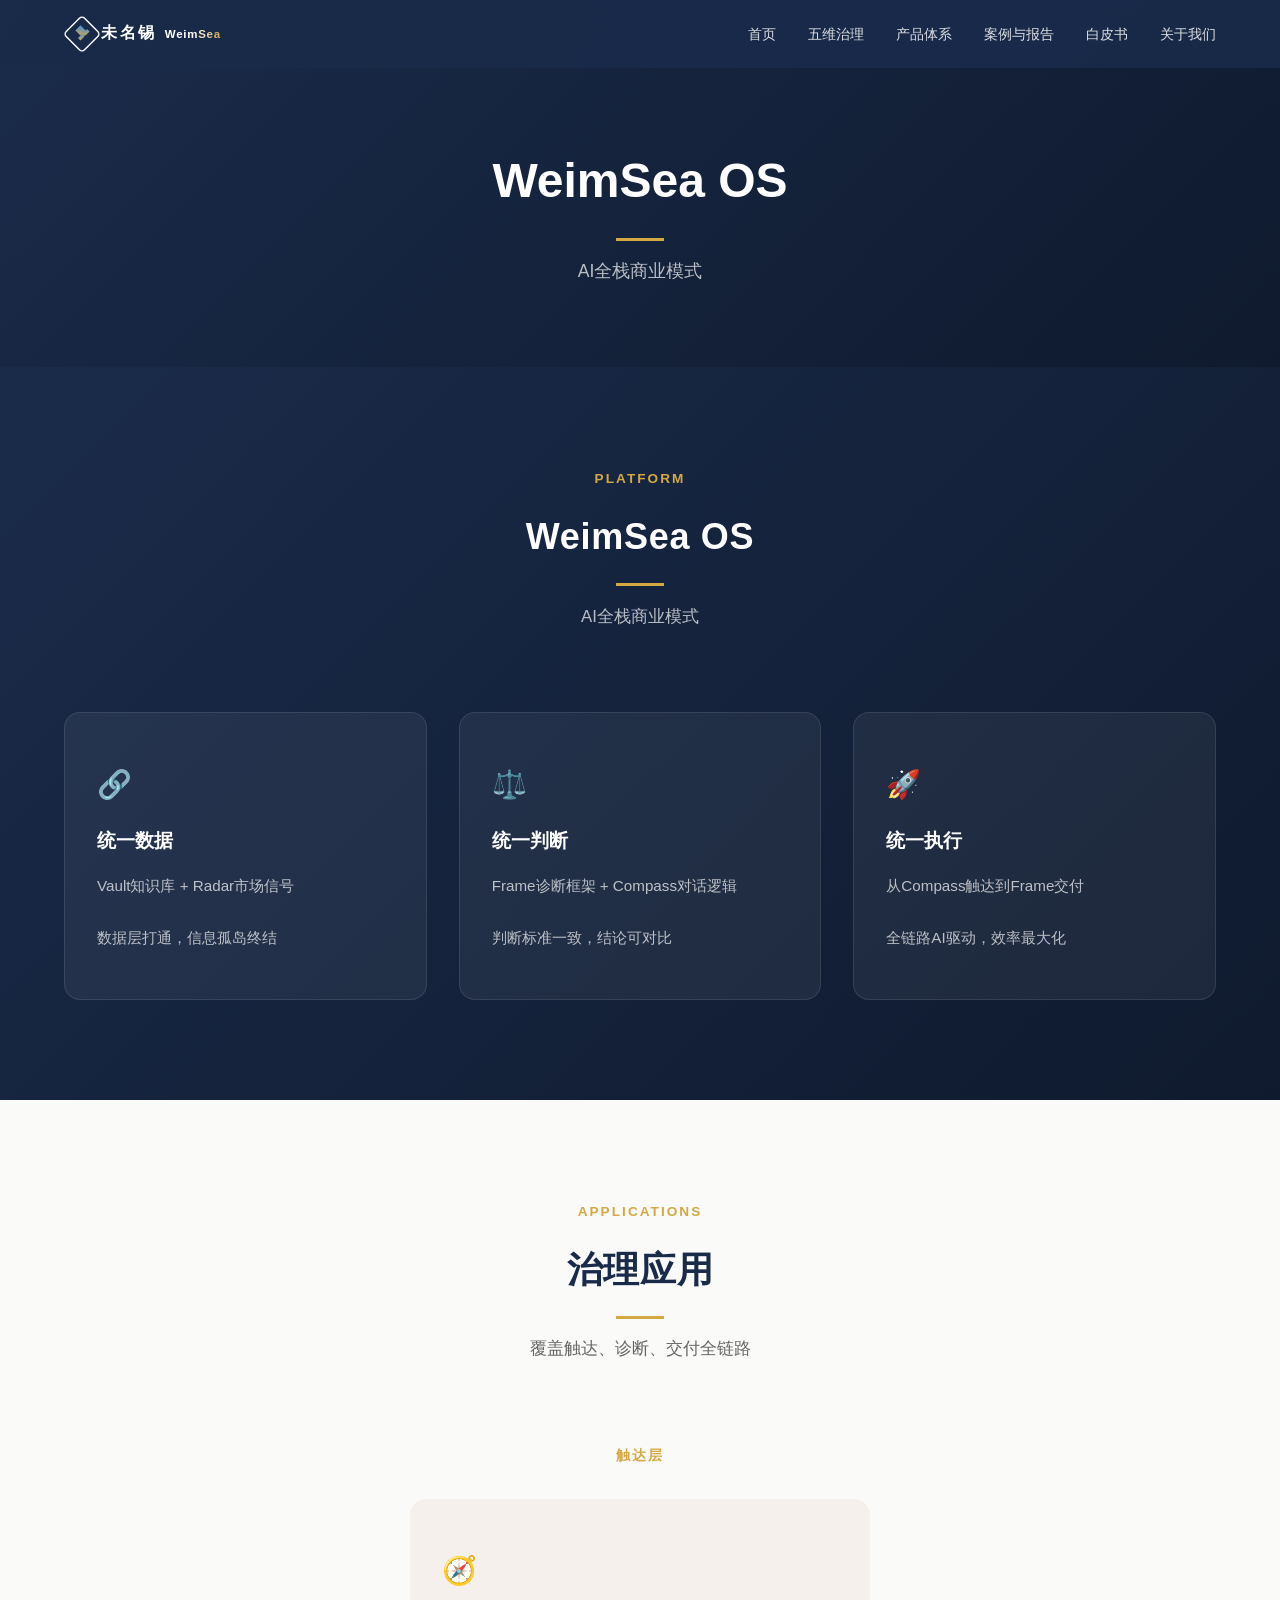
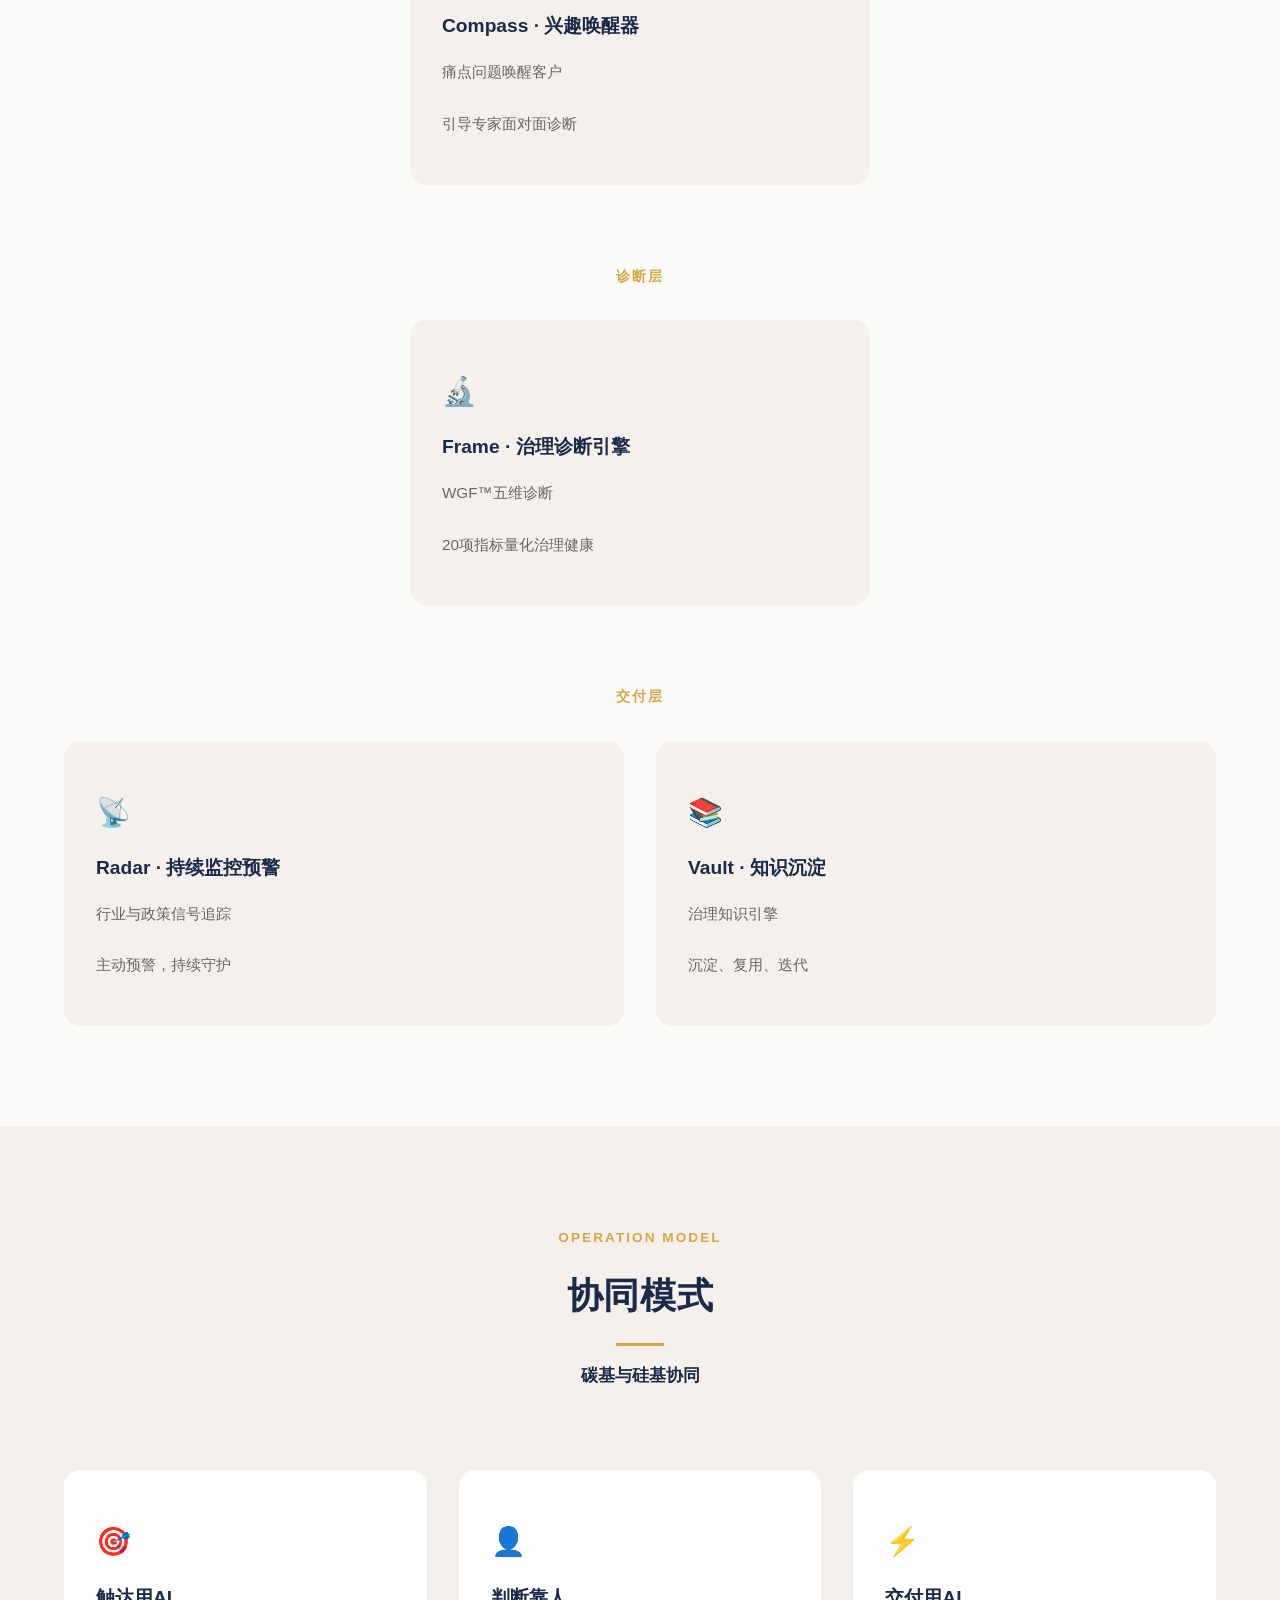
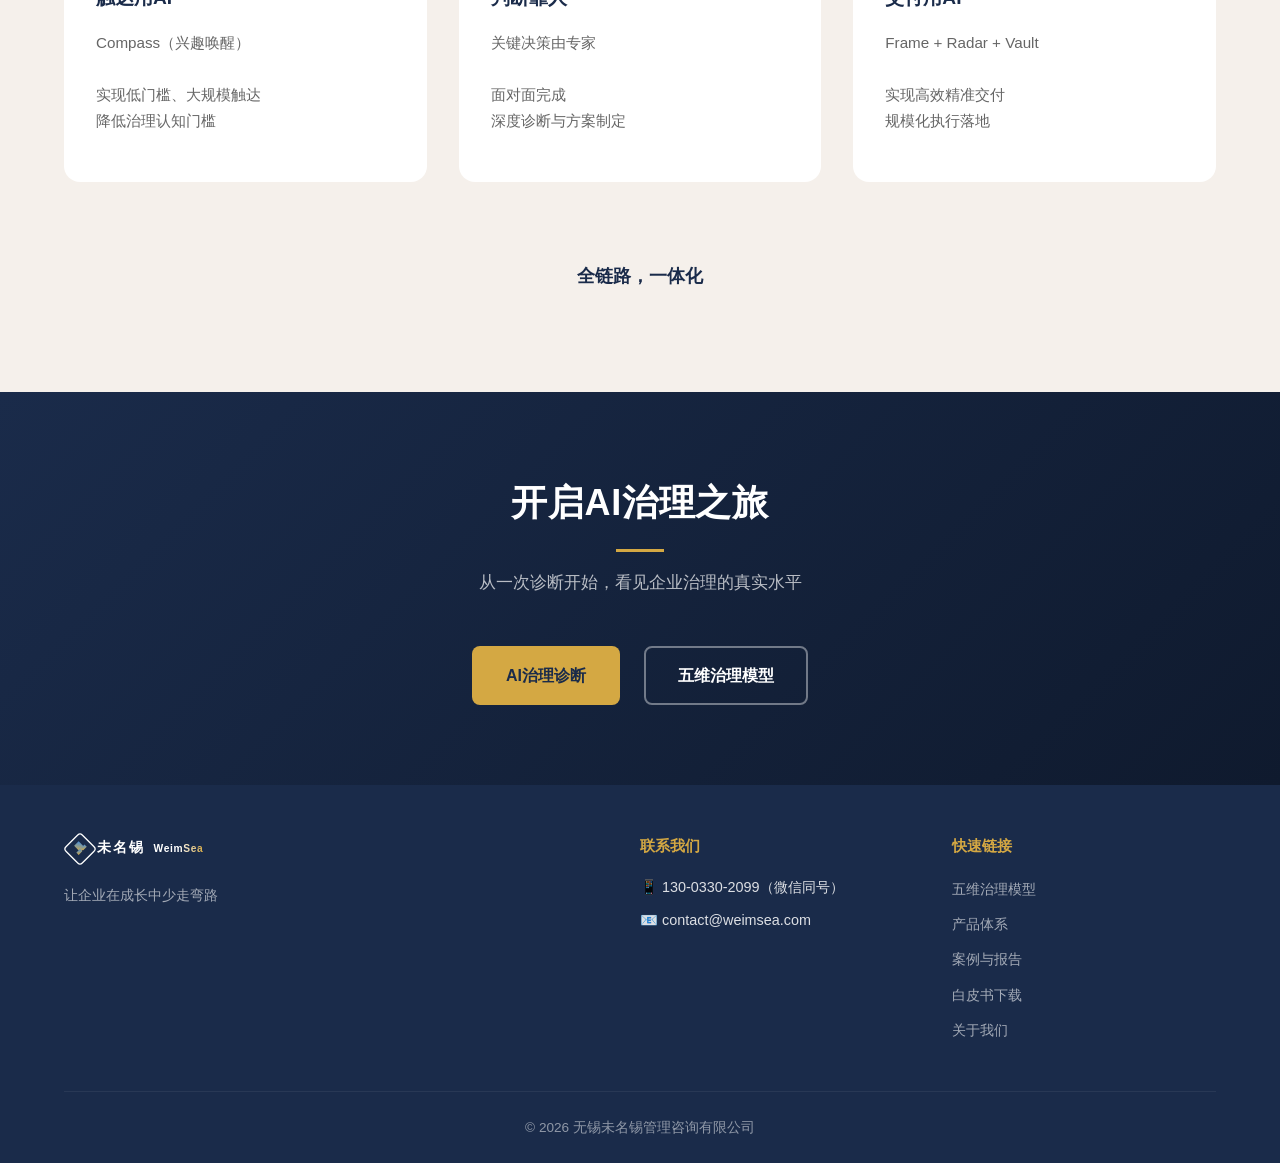
<file: products.html>
<!DOCTYPE html>
<html lang="zh-CN">
<head>
    <meta charset="UTF-8">
    <meta name="viewport" content="width=device-width, initial-scale=1.0">
    <title>WeimSea OS | 未名锡 WeimSea</title>
    <meta name="description" content="WeimSea OS - AI全栈商业模式。碳基与硅基协同，治理应用覆盖触达、诊断、交付全链路。">
    <link rel="canonical" href="https://weimsea.com/products.html">
    <link rel="stylesheet" href="css/style.css">
</head>
<body>
    <!-- 导航栏 -->
    <nav class="navbar">
        <div class="nav-container">
            <a href="index.html" class="logo">
                <img src="images/logo-nav.svg" alt="未名锡 WeimSea" style="height: 36px; width: auto;">
            </a>
            <ul class="nav-links">
                <li><a href="index.html">首页</a></li>
                <li><a href="wgf.html">五维治理</a></li>
                <li><a href="products.html" class="active">产品体系</a></li>
                <li><a href="cases.html">案例与报告</a></li>
                <li><a href="whitepaper.html">白皮书</a></li>
                <li><a href="about.html">关于我们</a></li>
            </ul>
            <button class="mobile-menu-btn">☰</button>
        </div>
    </nav>

    <!-- 移动端菜单 -->
    <div class="mobile-menu">
        <ul>
            <li><a href="index.html">首页</a></li>
            <li><a href="wgf.html">五维治理</a></li>
            <li><a href="products.html" class="active">产品体系</a></li>
            <li><a href="cases.html">案例与报告</a></li>
            <li><a href="whitepaper.html">白皮书</a></li>
            <li><a href="about.html">关于我们</a></li>
        </ul>
    </div>

    <!-- 页面头部 -->
    <header class="page-header">
        <div class="container">
            <h1>WeimSea OS</h1>
            <p>AI全栈商业模式</p>
        </div>
    </header>

    <!-- 第一区块：平台层 -->
    <section class="mck-section mck-dark">
        <div class="container">
            <p class="mck-eyebrow">Platform</p>
            <h2 class="mck-section-title light">WeimSea OS</h2>
            <p class="mck-body">AI全栈商业模式</p>

            <div class="mck-cards three-col" style="margin-top: var(--spacing-xxl);">
                <div class="mck-card">
                    <div class="mck-card-icon">🔗</div>
                    <h3>统一数据</h3>
                    <p>Vault知识库 + Radar市场信号<br><br>数据层打通，信息孤岛终结</p>
                </div>
                <div class="mck-card">
                    <div class="mck-card-icon">⚖️</div>
                    <h3>统一判断</h3>
                    <p>Frame诊断框架 + Compass对话逻辑<br><br>判断标准一致，结论可对比</p>
                </div>
                <div class="mck-card">
                    <div class="mck-card-icon">🚀</div>
                    <h3>统一执行</h3>
                    <p>从Compass触达到Frame交付<br><br>全链路AI驱动，效率最大化</p>
                </div>
            </div>
        </div>
    </section>

    <!-- 第二区块：治理应用 -->
    <section class="mck-section">
        <div class="container">
            <p class="mck-eyebrow">Applications</p>
            <h2 class="mck-section-title">治理应用</h2>
            <p class="mck-section-sub">覆盖触达、诊断、交付全链路</p>

            <!-- 触达层 -->
            <div style="margin-top: var(--spacing-xxl);">
                <p class="mck-eyebrow">触达层</p>
                <div class="mck-cards" style="max-width: 460px; margin-left: auto; margin-right: auto; margin-top: var(--spacing-lg);">
                    <div class="mck-card">
                        <div class="mck-card-icon">🧭</div>
                        <h3>Compass · 兴趣唤醒器</h3>
                        <p>痛点问题唤醒客户<br><br>引导专家面对面诊断</p>
                    </div>
                </div>
            </div>

            <!-- 诊断层 -->
            <div style="margin-top: var(--spacing-xxl);">
                <p class="mck-eyebrow">诊断层</p>
                <div class="mck-cards" style="max-width: 460px; margin-left: auto; margin-right: auto; margin-top: var(--spacing-lg);">
                    <div class="mck-card">
                        <div class="mck-card-icon">🔬</div>
                        <h3>Frame · 治理诊断引擎</h3>
                        <p>WGF™五维诊断<br><br>20项指标量化治理健康</p>
                    </div>
                </div>
            </div>

            <!-- 交付层 -->
            <div style="margin-top: var(--spacing-xxl);">
                <p class="mck-eyebrow">交付层</p>
                <div class="mck-cards two-col" style="margin-top: var(--spacing-lg);">
                    <div class="mck-card">
                        <div class="mck-card-icon">📡</div>
                        <h3>Radar · 持续监控预警</h3>
                        <p>行业与政策信号追踪<br><br>主动预警，持续守护</p>
                    </div>
                    <div class="mck-card">
                        <div class="mck-card-icon">📚</div>
                        <h3>Vault · 知识沉淀</h3>
                        <p>治理知识引擎<br><br>沉淀、复用、迭代</p>
                    </div>
                </div>
            </div>
        </div>
    </section>

    <!-- 第三区块：运作模式 -->
    <section class="mck-section mck-cream">
        <div class="container">
            <p class="mck-eyebrow">Operation Model</p>
            <h2 class="mck-section-title">协同模式</h2>
            <p class="mck-section-sub" style="color: var(--color-navy); font-weight: 600;">碳基与硅基协同</p>

            <div class="mck-cards three-col" style="margin-top: var(--spacing-xxl);">
                <div class="mck-card" style="background: var(--color-white);">
                    <div class="mck-card-icon">🎯</div>
                    <h3>触达用AI</h3>
                    <p>Compass（兴趣唤醒）<br><br>实现低门槛、大规模触达<br>降低治理认知门槛</p>
                </div>
                <div class="mck-card" style="background: var(--color-white);">
                    <div class="mck-card-icon">👤</div>
                    <h3>判断靠人</h3>
                    <p>关键决策由专家<br><br>面对面完成<br>深度诊断与方案制定</p>
                </div>
                <div class="mck-card" style="background: var(--color-white);">
                    <div class="mck-card-icon">⚡</div>
                    <h3>交付用AI</h3>
                    <p>Frame + Radar + Vault<br><br>实现高效精准交付<br>规模化执行落地</p>
                </div>
            </div>

            <p style="text-align: center; margin-top: var(--spacing-xxl); font-size: 1.1rem; color: var(--color-navy); font-weight: 600;">
                全链路，一体化
            </p>
        </div>
    </section>

    <!-- 第四区块：CTA -->
    <section class="mck-section mck-dark" style="padding: 80px 0;">
        <div class="container" style="text-align: center;">
            <h2 class="mck-section-title light">开启AI治理之旅</h2>
            <p class="mck-body" style="margin-bottom: var(--spacing-xl);">从一次诊断开始，看见企业治理的真实水平</p>
            <div style="display: flex; gap: var(--spacing-md); justify-content: center; flex-wrap: wrap;">
                <a href="about.html#contact" class="btn btn-gold">AI治理诊断</a>
                <a href="wgf.html" class="btn-outline-light">五维治理模型</a>
            </div>
        </div>
    </section>

    <!-- 页脚 -->
    <footer class="footer">
        <div class="container">
            <div class="footer-content">
                <div class="footer-brand">
                    <span class="footer-logo"><img src="images/logo-nav.svg" alt="未名锡 WeimSea" style="height: 32px; width: auto;"></span>
                    <p>让企业在成长中少走弯路</p>
                </div>
                <div class="footer-contact">
                    <h4>联系我们</h4>
                    <p>📱 130-0330-2099（微信同号）</p>
                    <p>📧 contact@weimsea.com</p>
                </div>
                <div class="footer-links">
                    <h4>快速链接</h4>
                    <ul>
                        <li><a href="wgf.html">五维治理模型</a></li>
                        <li><a href="products.html">产品体系</a></li>
                        <li><a href="cases.html">案例与报告</a></li>
                        <li><a href="whitepaper.html">白皮书下载</a></li>
                        <li><a href="about.html">关于我们</a></li>
                    </ul>
                </div>
            </div>
            <div class="footer-bottom">
                <p>© 2026 无锡未名锡管理咨询有限公司</p>
            </div>
        </div>
    </footer>

    <script src="js/main.js"></script>
</body>
</html>
</file>
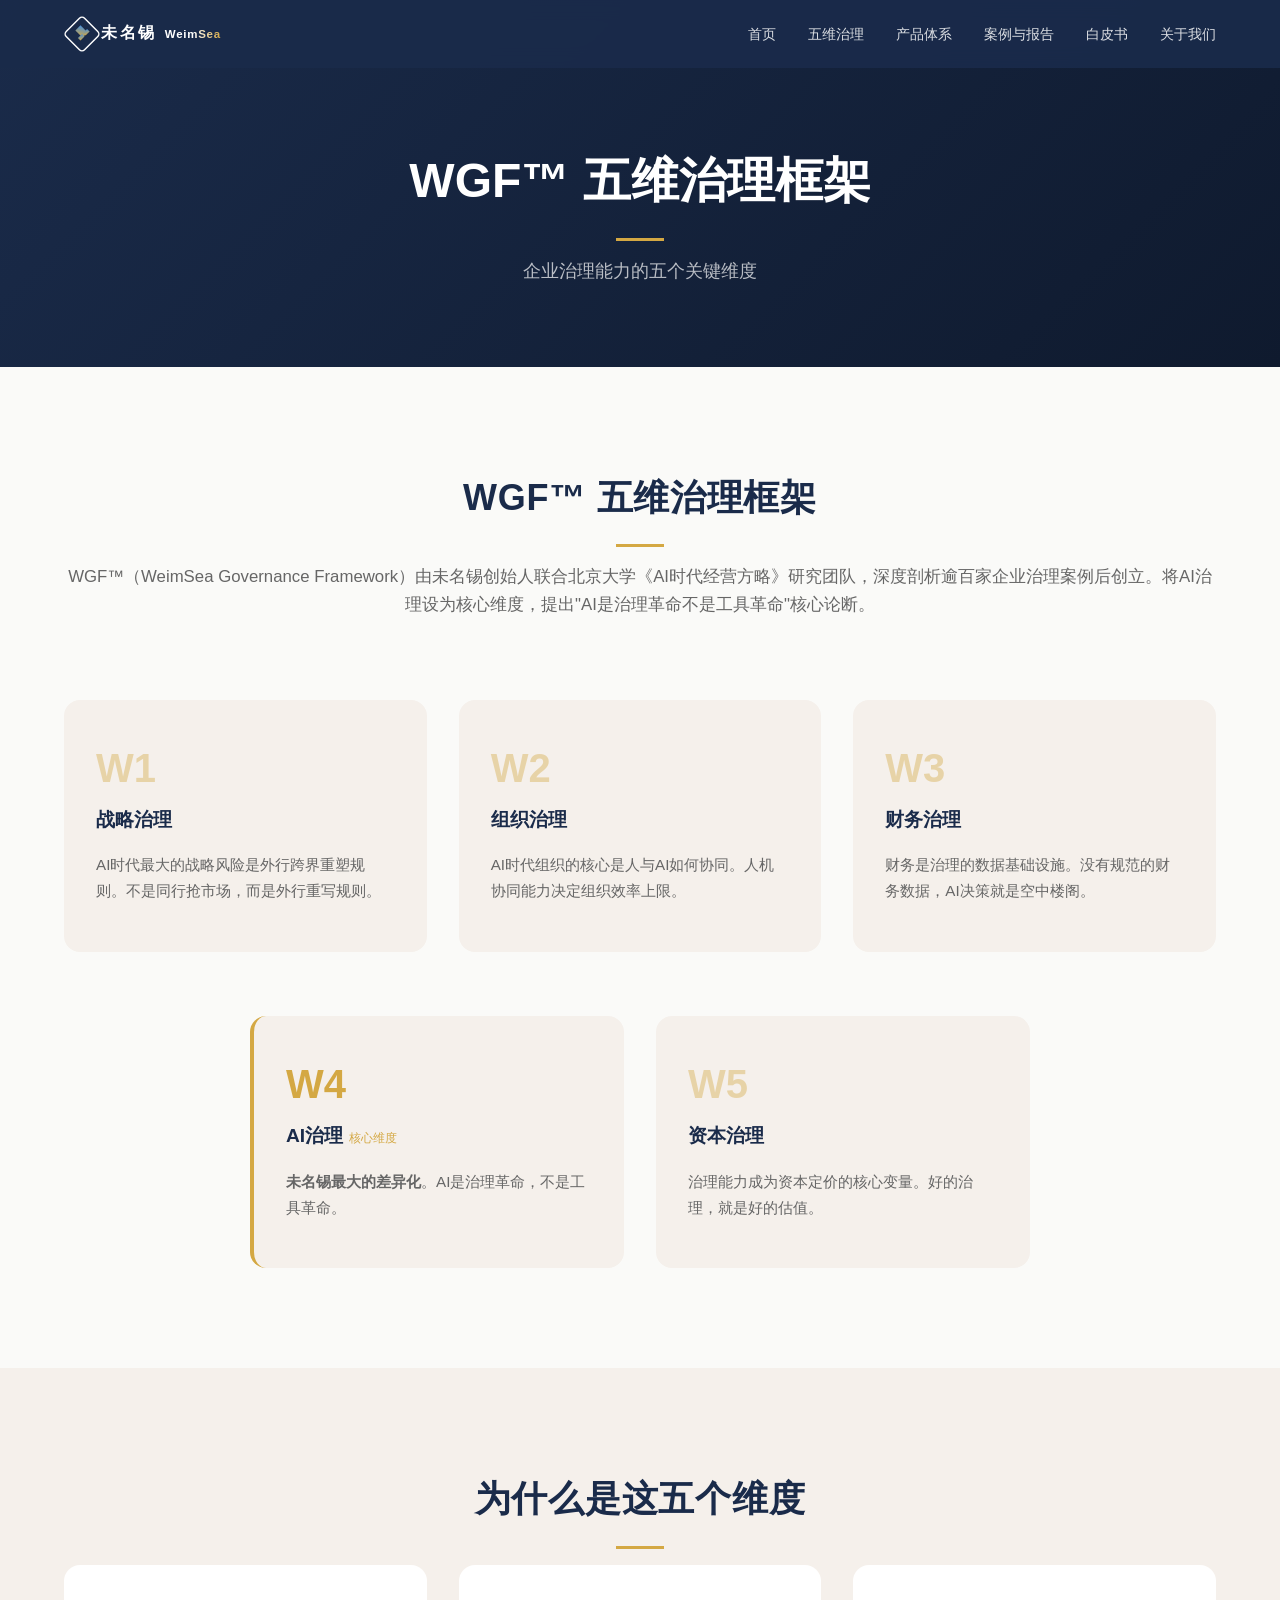
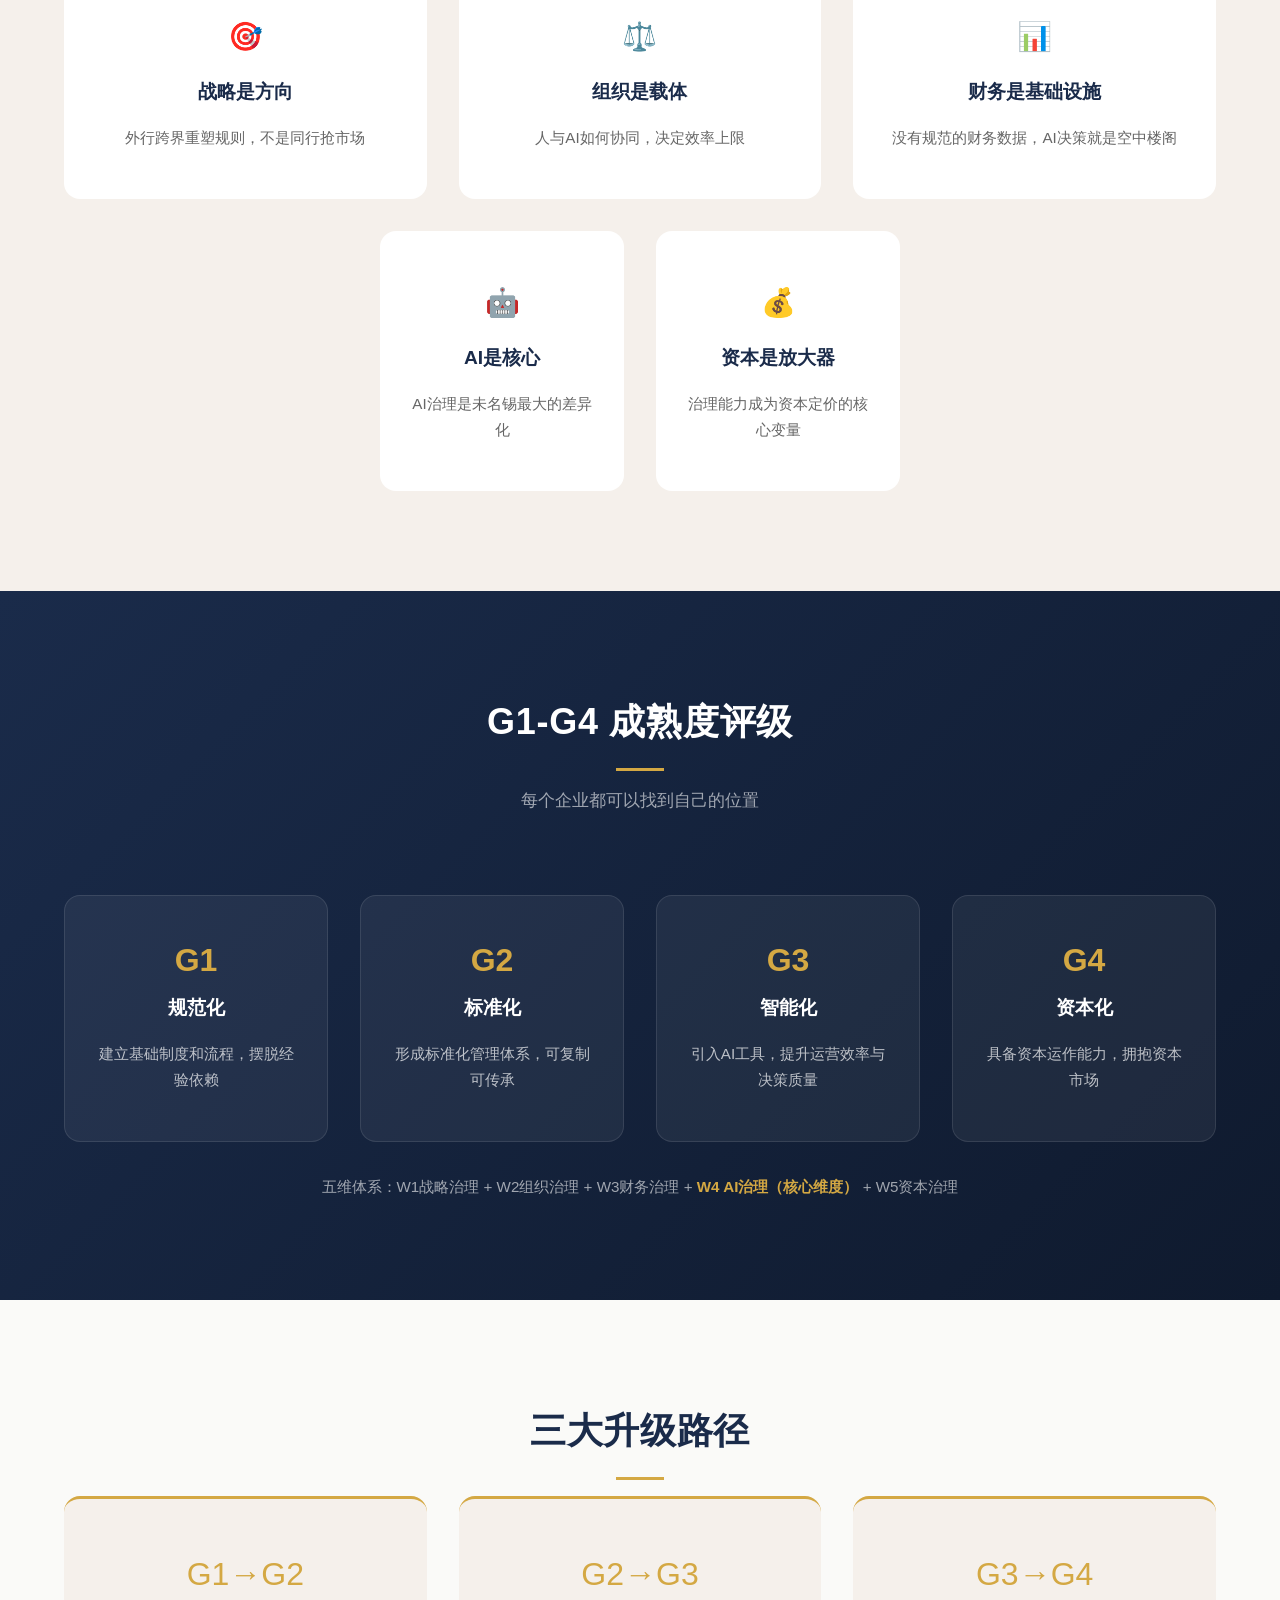
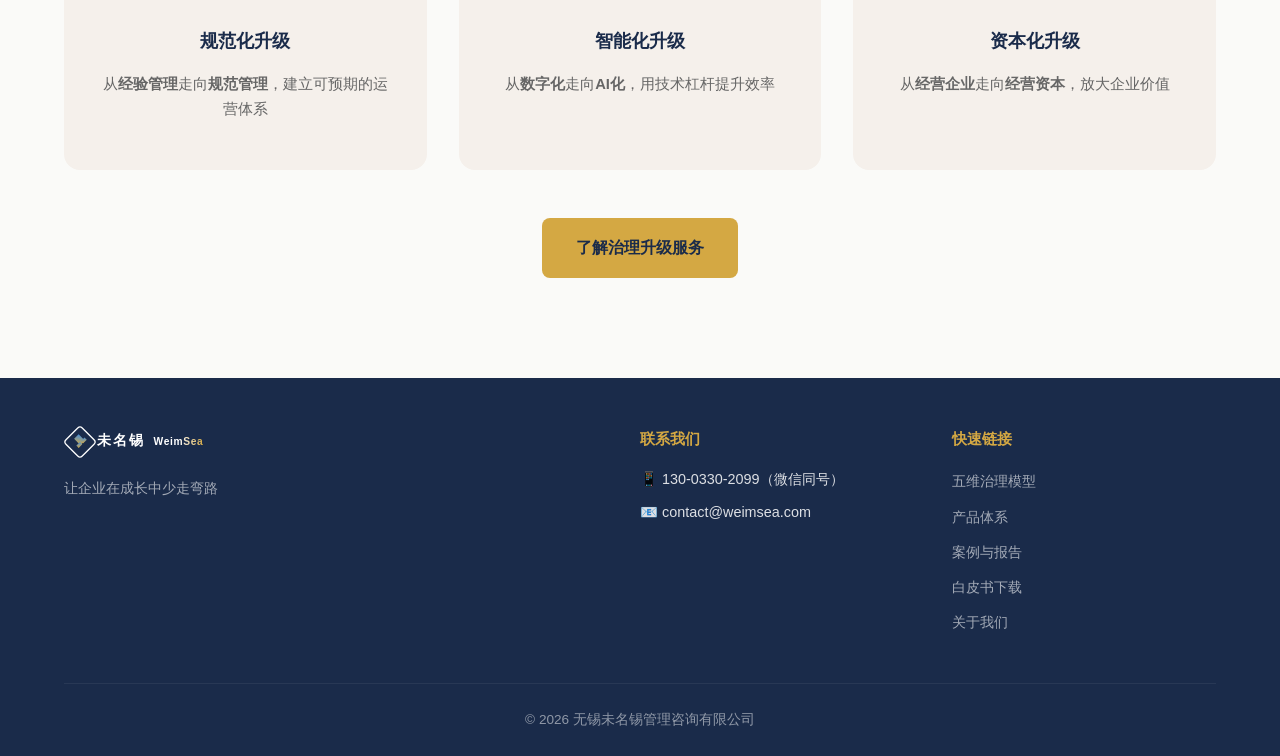
<file: wgf.html>
<!DOCTYPE html>
<html lang="zh-CN">
<head>
    <meta charset="UTF-8">
    <meta name="viewport" content="width=device-width, initial-scale=1.0">
    <title>五维治理模型 WGF™ | 未名锡 WeimSea</title>
    <meta name="description" content="WGF™五维治理框架：战略治理→组织治理→财务治理→AI治理→资本治理，帮助成长型企业建立系统化治理能力。">
    <meta name="keywords" content="WGF, 五维治理, 企业治理框架, 战略治理, 组织治理, 财务治理, AI治理, 资本治理, 治理模型, WeimSea">
    <link rel="canonical" href="https://weimsea.com/wgf.html">
    <link rel="stylesheet" href="css/style.css">
</head>
<body>
    <!-- 导航栏 -->
    <nav class="navbar">
        <div class="nav-container">
            <a href="index.html" class="logo">
                <img src="images/logo-nav.svg" alt="未名锡 WeimSea" style="height: 36px; width: auto;">
            </a>
            <ul class="nav-links">
                <li><a href="index.html">首页</a></li>
                <li><a href="wgf.html" class="active">五维治理</a></li>
                <li><a href="products.html">产品体系</a></li>
                <li><a href="cases.html">案例与报告</a></li>
                <li><a href="whitepaper.html">白皮书</a></li>
                <li><a href="about.html">关于我们</a></li>
            </ul>
            <button class="mobile-menu-btn">☰</button>
        </div>
    </nav>

    <!-- 移动端菜单 -->
    <div class="mobile-menu">
        <ul>
            <li><a href="index.html">首页</a></li>
            <li><a href="wgf.html" class="active">五维治理</a></li>
            <li><a href="products.html">产品体系</a></li>
            <li><a href="cases.html">案例与报告</a></li>
            <li><a href="whitepaper.html">白皮书</a></li>
            <li><a href="about.html">关于我们</a></li>
        </ul>
    </div>

    <!-- 页面头部 -->
    <header class="page-header">
        <div class="container">
            <h1>WGF™ 五维治理框架</h1>
            <p>企业治理能力的五个关键维度</p>
        </div>
    </header>

    <!-- 五维框架 -->
    <section class="mck-section">
        <div class="container">
            <h2 class="mck-section-title">WGF™ 五维治理框架</h2>
            <p class="mck-section-sub">WGF™（WeimSea Governance Framework）由未名锡创始人联合北京大学《AI时代经营方略》研究团队，深度剖析逾百家企业治理案例后创立。将AI治理设为核心维度，提出"AI是治理革命不是工具革命"核心论断。</p>
            <div class="mck-cards">
                <div class="mck-cards three-col">
                    <div class="mck-card">
                        <span class="mck-card-num">W1</span>
                        <h3>战略治理</h3>
                        <p>AI时代最大的战略风险是外行跨界重塑规则。不是同行抢市场，而是外行重写规则。</p>
                    </div>
                    <div class="mck-card">
                        <span class="mck-card-num">W2</span>
                        <h3>组织治理</h3>
                        <p>AI时代组织的核心是人与AI如何协同。人机协同能力决定组织效率上限。</p>
                    </div>
                    <div class="mck-card">
                        <span class="mck-card-num">W3</span>
                        <h3>财务治理</h3>
                        <p>财务是治理的数据基础设施。没有规范的财务数据，AI决策就是空中楼阁。</p>
                    </div>
                </div>
                <div class="mck-cards two-col" style="max-width: 780px; margin: var(--spacing-lg) auto 0;">
                    <div class="mck-card mck-card-highlight">
                        <span class="mck-card-num" style="opacity: 1;">W4</span>
                        <h3>AI治理 <span style="font-size: 0.75rem; color: var(--color-gold); font-weight: 500;">核心维度</span></h3>
                        <p><strong>未名锡最大的差异化</strong>。AI是治理革命，不是工具革命。</p>
                    </div>
                    <div class="mck-card">
                        <span class="mck-card-num">W5</span>
                        <h3>资本治理</h3>
                        <p>治理能力成为资本定价的核心变量。好的治理，就是好的估值。</p>
                    </div>
                </div>
            </div>
        </div>
    </section>

    <!-- 为什么是这五个维度 -->
    <section class="mck-section mck-cream">
        <div class="container">
            <h2 class="mck-section-title">为什么是这五个维度</h2>
            <div class="mck-cards three-col">
                <div class="mck-card" style="text-align: center;">
                    <div class="mck-card-icon">🎯</div>
                    <h3>战略是方向</h3>
                    <p>外行跨界重塑规则，不是同行抢市场</p>
                </div>
                <div class="mck-card" style="text-align: center;">
                    <div class="mck-card-icon">⚖️</div>
                    <h3>组织是载体</h3>
                    <p>人与AI如何协同，决定效率上限</p>
                </div>
                <div class="mck-card" style="text-align: center;">
                    <div class="mck-card-icon">📊</div>
                    <h3>财务是基础设施</h3>
                    <p>没有规范的财务数据，AI决策就是空中楼阁</p>
                </div>
            </div>
            <div class="mck-cards two-col" style="max-width: 520px; margin: var(--spacing-lg) auto 0;">
                <div class="mck-card" style="text-align: center;">
                    <div class="mck-card-icon">🤖</div>
                    <h3>AI是核心</h3>
                    <p>AI治理是未名锡最大的差异化</p>
                </div>
                <div class="mck-card" style="text-align: center;">
                    <div class="mck-card-icon">💰</div>
                    <h3>资本是放大器</h3>
                    <p>治理能力成为资本定价的核心变量</p>
                </div>
            </div>
        </div>
    </section>

    <!-- G1-G4 成熟度评级 -->
    <section class="mck-section mck-dark">
        <div class="container">
            <h2 class="mck-section-title light">G1-G4 成熟度评级</h2>
            <p class="mck-section-sub" style="color: rgba(255,255,255,0.6);">每个企业都可以找到自己的位置</p>
            <div class="mck-cards four-col">
                <div class="mck-card" style="text-align: center;">
                    <span class="mck-card-num" style="opacity: 1; font-size: 2rem;">G1</span>
                    <h3>规范化</h3>
                    <p>建立基础制度和流程，摆脱经验依赖</p>
                </div>
                <div class="mck-card" style="text-align: center;">
                    <span class="mck-card-num" style="opacity: 1; font-size: 2rem;">G2</span>
                    <h3>标准化</h3>
                    <p>形成标准化管理体系，可复制可传承</p>
                </div>
                <div class="mck-card" style="text-align: center;">
                    <span class="mck-card-num" style="opacity: 1; font-size: 2rem;">G3</span>
                    <h3>智能化</h3>
                    <p>引入AI工具，提升运营效率与决策质量</p>
                </div>
                <div class="mck-card" style="text-align: center;">
                    <span class="mck-card-num" style="opacity: 1; font-size: 2rem;">G4</span>
                    <h3>资本化</h3>
                    <p>具备资本运作能力，拥抱资本市场</p>
                </div>
            </div>
            <p style="text-align: center; color: rgba(255,255,255,0.6); margin-top: var(--spacing-lg); font-size: 0.95rem;">
                五维体系：W1战略治理 + W2组织治理 + W3财务治理 + <strong style="color: var(--color-gold);">W4 AI治理（核心维度）</strong> + W5资本治理
            </p>
        </div>
    </section>

    <!-- 三大升级路径 -->
    <section class="mck-section">
        <div class="container">
            <h2 class="mck-section-title">三大升级路径</h2>
            <div class="mck-cards three-col">
                <div class="mck-card diff-card">
                    <div class="diff-icon">G1→G2</div>
                    <h3>规范化升级</h3>
                    <p>从<strong>经验管理</strong>走向<strong>规范管理</strong>，建立可预期的运营体系</p>
                </div>
                <div class="mck-card diff-card">
                    <div class="diff-icon">G2→G3</div>
                    <h3>智能化升级</h3>
                    <p>从<strong>数字化</strong>走向<strong>AI化</strong>，用技术杠杆提升效率</p>
                </div>
                <div class="mck-card diff-card">
                    <div class="diff-icon">G3→G4</div>
                    <h3>资本化升级</h3>
                    <p>从<strong>经营企业</strong>走向<strong>经营资本</strong>，放大企业价值</p>
                </div>
            </div>
            <div class="mck-cta-row">
                <a href="products.html" class="btn btn-primary">了解治理升级服务</a>
            </div>
        </div>
    </section>

    <!-- 页脚 -->
    <footer class="footer">
        <div class="container">
            <div class="footer-content">
                <div class="footer-brand">
                    <span class="footer-logo"><img src="images/logo-nav.svg" alt="未名锡 WeimSea" style="height: 32px; width: auto;"></span>
                    <p>让企业在成长中少走弯路</p>
                </div>
                <div class="footer-contact">
                    <h4>联系我们</h4>
                    <p>📱 130-0330-2099（微信同号）</p>
                    <p>📧 contact@weimsea.com</p>
                </div>
                <div class="footer-links">
                    <h4>快速链接</h4>
                    <ul>
                        <li><a href="wgf.html">五维治理模型</a></li>
                        <li><a href="products.html">产品体系</a></li>
                        <li><a href="cases.html">案例与报告</a></li>
                        <li><a href="whitepaper.html">白皮书下载</a></li>
                        <li><a href="about.html">关于我们</a></li>
                    </ul>
                </div>
            </div>
            <div class="footer-bottom">
                <p>© 2026 无锡未名锡管理咨询有限公司</p>
            </div>
        </div>
    </footer>

    <script src="js/main.js"></script>
</body>
</html>
</file>
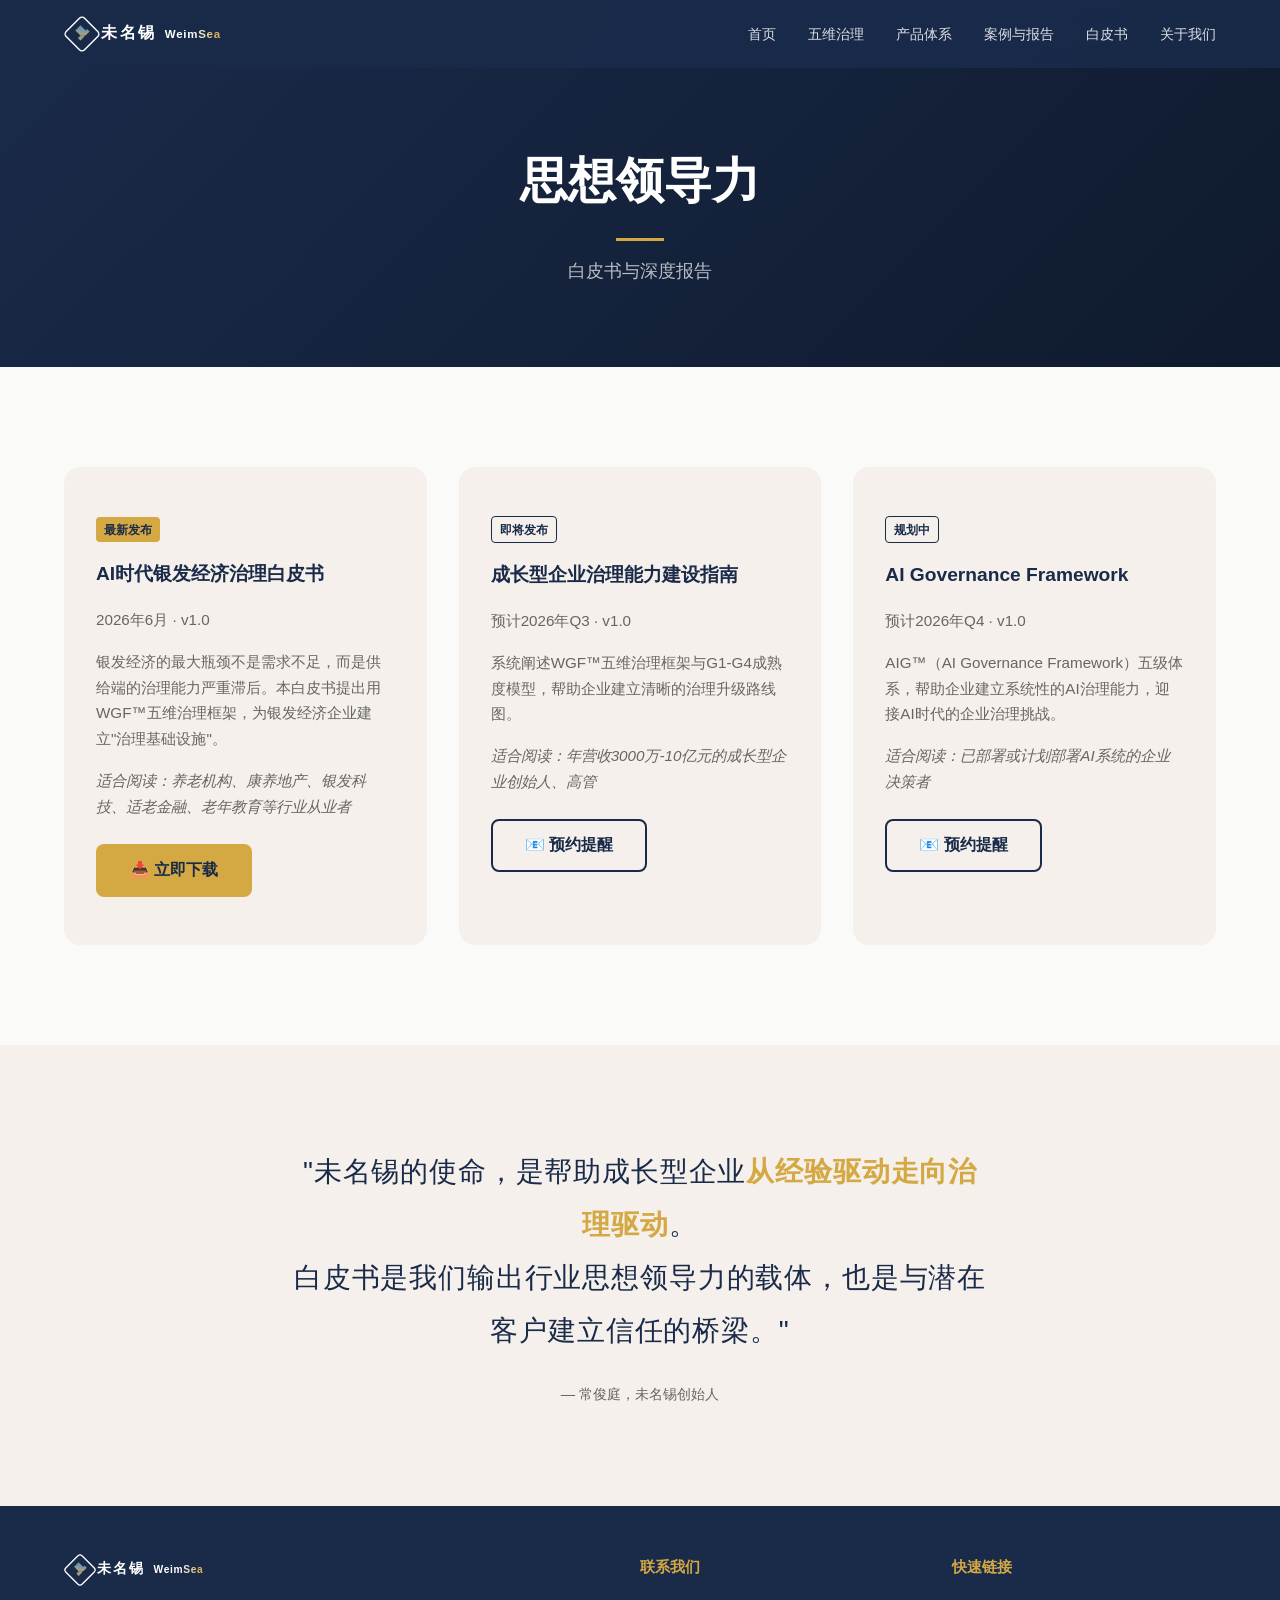
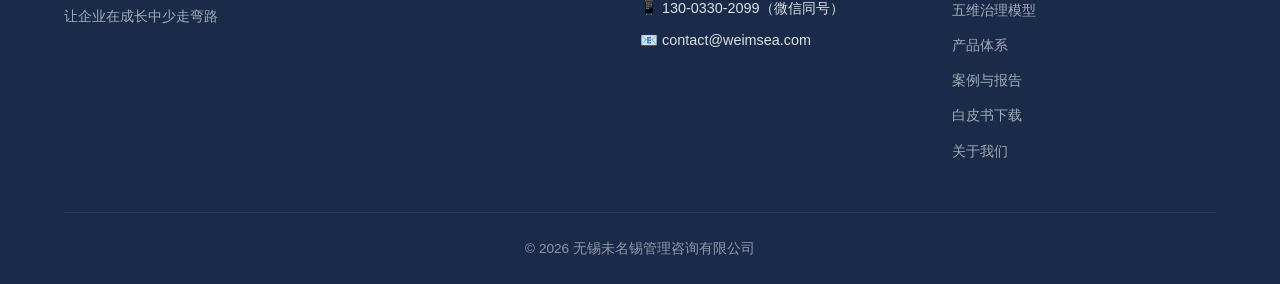
<file: whitepaper.html>
<!DOCTYPE html>
<html lang="zh-CN">
<head>
    <meta charset="UTF-8">
    <meta name="viewport" content="width=device-width, initial-scale=1.0">
    <title>白皮书下载 | 未名锡 WeimSea</title>
    <meta name="description" content="下载未名锡发布的AI时代企业治理白皮书，包括银发经济治理白皮书等思想领导力内容。">
    <meta name="keywords" content="企业治理白皮书, 银发经济治理, 思想领导力, AI时代企业治理, 治理研究报告, 未名锡白皮书">
    <link rel="canonical" href="https://weimsea.com/whitepaper.html">
    <link rel="stylesheet" href="css/style.css">
</head>
<body>
    <!-- 导航栏 -->
    <nav class="navbar">
        <div class="nav-container">
            <a href="index.html" class="logo">
                <img src="images/logo-nav.svg" alt="未名锡 WeimSea" style="height: 36px; width: auto;">
            </a>
            <ul class="nav-links">
                <li><a href="index.html">首页</a></li>
                <li><a href="wgf.html">五维治理</a></li>
                <li><a href="products.html">产品体系</a></li>
                <li><a href="cases.html">案例与报告</a></li>
                <li><a href="whitepaper.html" class="active">白皮书</a></li>
                <li><a href="about.html">关于我们</a></li>
            </ul>
            <button class="mobile-menu-btn">☰</button>
        </div>
    </nav>

    <!-- 移动端菜单 -->
    <div class="mobile-menu">
        <ul>
            <li><a href="index.html">首页</a></li>
            <li><a href="wgf.html">五维治理</a></li>
            <li><a href="products.html">产品体系</a></li>
            <li><a href="cases.html">案例与报告</a></li>
            <li><a href="whitepaper.html" class="active">白皮书</a></li>
            <li><a href="about.html">关于我们</a></li>
        </ul>
    </div>

    <!-- 页面头部 -->
    <header class="page-header">
        <div class="container">
            <h1>思想领导力</h1>
            <p>白皮书与深度报告</p>
        </div>
    </header>

    <!-- 白皮书列表 -->
    <section class="mck-section">
        <div class="container">
            <div class="mck-cards three-col">
                
                <div class="mck-card">
                    <span class="mck-badge">最新发布</span>
                    <h3>AI时代银发经济治理白皮书</h3>
                    <p class="mck-card-meta">2026年6月 · v1.0</p>
                    <p>银发经济的最大瓶颈不是需求不足，而是供给端的治理能力严重滞后。本白皮书提出用WGF™五维治理框架，为银发经济企业建立"治理基础设施"。</p>
                    <p class="mck-card-audience">适合阅读：养老机构、康养地产、银发科技、适老金融、老年教育等行业从业者</p>
                    <button class="btn btn-primary" style="margin-top: var(--spacing-md);" onclick="openForm('AI时代银发经济治理白皮书')">📥 立即下载</button>
                </div>

                <div class="mck-card">
                    <span class="mck-badge mck-badge-outline">即将发布</span>
                    <h3>成长型企业治理能力建设指南</h3>
                    <p class="mck-card-meta">预计2026年Q3 · v1.0</p>
                    <p>系统阐述WGF™五维治理框架与G1-G4成熟度模型，帮助企业建立清晰的治理升级路线图。</p>
                    <p class="mck-card-audience">适合阅读：年营收3000万-10亿元的成长型企业创始人、高管</p>
                    <button class="btn btn-outline" style="margin-top: var(--spacing-md);" onclick="openForm('成长型企业治理能力建设指南')">📧 预约提醒</button>
                </div>

                <div class="mck-card">
                    <span class="mck-badge mck-badge-outline">规划中</span>
                    <h3>AI Governance Framework</h3>
                    <p class="mck-card-meta">预计2026年Q4 · v1.0</p>
                    <p>AIG™（AI Governance Framework）五级体系，帮助企业建立系统性的AI治理能力，迎接AI时代的企业治理挑战。</p>
                    <p class="mck-card-audience">适合阅读：已部署或计划部署AI系统的企业决策者</p>
                    <button class="btn btn-outline" style="margin-top: var(--spacing-md);" onclick="openForm('AI Governance Framework')">📧 预约提醒</button>
                </div>

            </div>
        </div>
    </section>

    <!-- 留资表单模态框 -->
    <div id="formModal" class="form-modal">
        <div class="form-modal-content">
            <span class="form-modal-close" onclick="closeForm()">&times;</span>
            <h3 id="formTitle">下载白皮书</h3>
            <p class="form-modal-sub">请填写以下信息，我们将发送文件至您的邮箱</p>
            <form id="whitepaperForm" onsubmit="submitForm(event)">
                <div class="form-group">
                    <label for="name">姓名 *</label>
                    <input type="text" id="name" name="name" required placeholder="请输入您的姓名">
                </div>
                <div class="form-group">
                    <label for="company">公司</label>
                    <input type="text" id="company" name="company" placeholder="请输入公司名称（选填）">
                </div>
                <div class="form-group">
                    <label for="email">邮箱 *</label>
                    <input type="email" id="email" name="email" required placeholder="用于接收白皮书下载链接">
                </div>
                <div class="form-group">
                    <label for="phone">手机</label>
                    <input type="tel" id="phone" name="phone" placeholder="方便我们与您联系（选填）">
                </div>
                <input type="hidden" id="targetDoc" name="targetDoc">
                <button type="submit" class="btn btn-primary" style="width: 100%;">确认提交</button>
            </form>
        </div>
    </div>

    <!-- 创始人引用 -->
    <section class="mck-section mck-cream">
        <div class="container">
            <blockquote class="mck-quote">
                <p>"未名锡的使命，是帮助成长型企业<strong>从经验驱动走向治理驱动</strong>。<br>白皮书是我们输出行业思想领导力的载体，也是与潜在客户建立信任的桥梁。"</p>
                <footer class="mck-quote-footer">— 常俊庭，未名锡创始人</footer>
            </blockquote>
        </div>
    </section>

    <!-- 页脚 -->
    <footer class="footer">
        <div class="container">
            <div class="footer-content">
                <div class="footer-brand">
                    <span class="footer-logo"><img src="images/logo-nav.svg" alt="未名锡 WeimSea" style="height: 32px; width: auto;"></span>
                    <p>让企业在成长中少走弯路</p>
                </div>
                <div class="footer-contact">
                    <h4>联系我们</h4>
                    <p>📱 130-0330-2099（微信同号）</p>
                    <p>📧 contact@weimsea.com</p>
                </div>
                <div class="footer-links">
                    <h4>快速链接</h4>
                    <ul>
                        <li><a href="wgf.html">五维治理模型</a></li>
                        <li><a href="products.html">产品体系</a></li>
                        <li><a href="cases.html">案例与报告</a></li>
                        <li><a href="whitepaper.html">白皮书下载</a></li>
                        <li><a href="about.html">关于我们</a></li>
                    </ul>
                </div>
            </div>
            <div class="footer-bottom">
                <p>© 2026 无锡未名锡管理咨询有限公司</p>
            </div>
        </div>
    </footer>

    <script src="js/main.js"></script>
    <script>
    function openForm(docName) {
        document.getElementById('formTitle').textContent = docName;
        document.getElementById('targetDoc').value = docName;
        document.getElementById('formModal').classList.add('active');
        document.body.style.overflow = 'hidden';
    }

    function closeForm() {
        document.getElementById('formModal').classList.remove('active');
        document.body.style.overflow = '';
        // 重置表单
        document.getElementById('whitepaperForm').reset();
    }

    function submitForm(e) {
        e.preventDefault();
        const form = e.target;
        const name = form.name.value;
        const email = form.email.value;
        const company = form.company.value || '未填写';
        const phone = form.phone.value || '未填写';
        const docName = form.targetDoc.value;

        // 打开邮件客户端发送信息
        const subject = encodeURIComponent('白皮书下载申请：' + docName);
        const body = encodeURIComponent(
            '姓名：' + name + '\n' +
            '公司：' + company + '\n' +
            '邮箱：' + email + '\n' +
            '手机：' + phone + '\n' +
            '申请文档：' + docName
        );
        
        window.location.href = 'mailto:contact@weimsea.com?subject=' + subject + '&body=' + body;
        
        // 显示成功提示
        const content = document.querySelector('.form-modal-content');
        content.innerHTML = 
            '<div class="form-success">' +
            '<div class="form-success-icon">✓</div>' +
            '<h3>提交成功</h3>' +
            '<p>我们将尽快处理您的申请，发送白皮书至您的邮箱</p>' +
            '<p style="color: var(--color-text-light); font-size: 0.85rem;">如需即时联系，请拨打：130-0330-2099</p>' +
            '<button class="btn btn-primary" onclick="closeForm()" style="margin-top: var(--spacing-md);">关闭</button>' +
            '</div>';
    }

    // 点击模态框背景关闭
    document.getElementById('formModal').addEventListener('click', function(e) {
        if (e.target === this) {
            closeForm();
        }
    });

    // ESC键关闭
    document.addEventListener('keydown', function(e) {
        if (e.key === 'Escape') {
            closeForm();
        }
    });
    </script>
</body>
</html>
</file>
<file: css/style.css>
/* ============================================
   未名锡官网 - 极简品牌站样式表
   品牌色系：深海军蓝(#1A2B4A) + 米白(#F5F0EB) + 金色(#D4A843)
   ============================================ */

/* CSS变量 */
:root {
    --color-navy: #1A2B4A;
    --color-navy-light: #2a3f66;
    --color-navy-dark: #0f1a2e;
    --color-cream: #F5F0EB;
    --color-gold: #D4A843;
    --color-gold-light: #e6c77a;
    --color-text: #333333;
    --color-text-light: #666666;
    --color-white: #ffffff;
    --color-bg: #FAFAF8;
    
    --font-cn: "PingFang SC", "Microsoft YaHei", "Helvetica Neue", sans-serif;
    --font-en: "Inter", "Helvetica Neue", Arial, sans-serif;
    
    --spacing-xs: 0.5rem;
    --spacing-sm: 1rem;
    --spacing-md: 1.5rem;
    --spacing-lg: 2rem;
    --spacing-xl: 3rem;
    --spacing-xxl: 5rem;
    
    --border-radius: 8px;
    --border-radius-lg: 16px;
    --shadow-sm: 0 2px 8px rgba(26, 43, 74, 0.08);
    --shadow-md: 0 4px 16px rgba(26, 43, 74, 0.12);
    --shadow-lg: 0 8px 32px rgba(26, 43, 74, 0.16);
    
    --transition: all 0.3s ease;
}

/* 重置与基础 */
* {
    margin: 0;
    padding: 0;
    box-sizing: border-box;
}

html {
    scroll-behavior: smooth;
}

body {
    font-family: var(--font-cn);
    font-size: 16px;
    line-height: 1.7;
    color: var(--color-text);
    background-color: var(--color-bg);
}

a {
    text-decoration: none;
    color: inherit;
    transition: var(--transition);
}

ul {
    list-style: none;
}

img {
    max-width: 100%;
    height: auto;
}

/* 容器 */
.container {
    max-width: 1200px;
    margin: 0 auto;
    padding: 0 var(--spacing-md);
}

/* 导航栏 */
.navbar {
    position: fixed;
    top: 0;
    left: 0;
    right: 0;
    background: rgba(26, 43, 74, 0.95);
    backdrop-filter: blur(10px);
    z-index: 1000;
    padding: var(--spacing-sm) 0;
}

.nav-container {
    max-width: 1200px;
    margin: 0 auto;
    padding: 0 var(--spacing-md);
    display: flex;
    justify-content: space-between;
    align-items: center;
}

.logo {
    display: flex;
    flex-direction: column;
    line-height: 1.2;
}

.logo-cn {
    font-size: 1.25rem;
    font-weight: 700;
    color: var(--color-white);
    letter-spacing: 0.05em;
}

.logo-en {
    font-size: 0.7rem;
    font-weight: 500;
    color: var(--color-gold);
    letter-spacing: 0.15em;
    text-transform: uppercase;
}

.nav-links {
    display: flex;
    gap: var(--spacing-lg);
}

.nav-links a {
    color: rgba(255, 255, 255, 0.85);
    font-size: 0.9rem;
    font-weight: 500;
    padding: var(--spacing-xs) 0;
    position: relative;
}

.nav-links a::after {
    content: '';
    position: absolute;
    bottom: 0;
    left: 0;
    width: 0;
    height: 2px;
    background: var(--color-gold);
    transition: var(--transition);
}

.nav-links a:hover::after,
.nav-links a.active::after {
    width: 100%;
}

.nav-links a:hover,
.nav-links a.active {
    color: var(--color-white);
}

.mobile-menu-btn {
    display: none;
    background: none;
    border: none;
    color: var(--color-white);
    font-size: 1.5rem;
    cursor: pointer;
}

.mobile-menu {
    display: none;
    position: fixed;
    top: 60px;
    left: 0;
    right: 0;
    background: var(--color-navy);
    padding: var(--spacing-md);
    z-index: 999;
}

.mobile-menu.active {
    display: block;
}

.mobile-menu ul {
    display: flex;
    flex-direction: column;
    gap: var(--spacing-sm);
}

.mobile-menu a {
    color: var(--color-white);
    padding: var(--spacing-sm);
    display: block;
}

/* Hero Section */
.hero {
    min-height: 100vh;
    background: linear-gradient(135deg, var(--color-navy) 0%, var(--color-navy-dark) 100%);
    display: flex;
    align-items: center;
    justify-content: center;
    position: relative;
    overflow: hidden;
    padding: 120px var(--spacing-md) var(--spacing-xxl);
}

.hero-content {
    text-align: center;
    max-width: 800px;
    position: relative;
    z-index: 2;
}

.hero-title {
    margin-bottom: var(--spacing-md);
}

.brand-highlight {
    display: block;
    font-size: clamp(3rem, 8vw, 5rem);
    font-weight: 700;
    color: var(--color-white);
    letter-spacing: 0.1em;
    margin-bottom: var(--spacing-xs);
}

.brand-slogan {
    display: block;
    font-size: clamp(1rem, 3vw, 1.5rem);
    font-weight: 400;
    color: var(--color-gold);
    letter-spacing: 0.3em;
}

.hero-subtitle {
    font-size: clamp(1.25rem, 4vw, 2rem);
    color: var(--color-white);
    margin-bottom: var(--spacing-sm);
    font-weight: 300;
    letter-spacing: 0.1em;
}

.hero-desc {
    font-size: 1.1rem;
    color: rgba(255, 255, 255, 0.7);
    margin-bottom: var(--spacing-xl);
}

.hero-cta {
    display: flex;
    gap: var(--spacing-md);
    justify-content: center;
    flex-wrap: wrap;
}

.hero-decoration {
    position: absolute;
    top: 0;
    left: 0;
    right: 0;
    bottom: 0;
    overflow: hidden;
    z-index: 1;
}

.hexagon {
    position: absolute;
    width: 300px;
    height: 300px;
    background: linear-gradient(135deg, rgba(212, 168, 67, 0.1) 0%, rgba(212, 168, 67, 0.02) 100%);
    clip-path: polygon(50% 0%, 100% 25%, 100% 75%, 50% 100%, 0% 75%, 0% 25%);
    animation: float 20s ease-in-out infinite;
}

.hexagon:nth-child(1) {
    top: 10%;
    left: -10%;
    animation-delay: 0s;
}

.hexagon:nth-child(2) {
    top: 60%;
    right: -5%;
    animation-delay: -7s;
    width: 200px;
    height: 200px;
}

.hexagon:nth-child(3) {
    bottom: 10%;
    left: 30%;
    animation-delay: -14s;
    width: 150px;
    height: 150px;
}

@keyframes float {
    0%, 100% { transform: translateY(0) rotate(0deg); }
    50% { transform: translateY(-30px) rotate(5deg); }
}

/* 按钮 */
.btn {
    display: inline-block;
    padding: 0.875rem 2rem;
    font-size: 1rem;
    font-weight: 600;
    border-radius: var(--border-radius);
    cursor: pointer;
    transition: var(--transition);
    border: 2px solid transparent;
}

.btn-primary {
    background: var(--color-gold);
    color: var(--color-navy);
}

.btn-primary:hover {
    background: var(--color-gold-light);
    transform: translateY(-2px);
    box-shadow: var(--shadow-md);
}

.btn-secondary {
    background: transparent;
    color: var(--color-white);
    border-color: rgba(255, 255, 255, 0.5);
}

.btn-secondary:hover {
    border-color: var(--color-white);
    background: rgba(255, 255, 255, 0.1);
}

.btn-outline {
    background: transparent;
    color: var(--color-navy);
    border-color: var(--color-navy);
}

.btn-outline:hover {
    background: var(--color-navy);
    color: var(--color-white);
}

.btn-gold {
    background: var(--color-gold);
    color: var(--color-navy);
}

.btn-gold:hover {
    background: var(--color-gold-light);
}

/* 通用区块标题 */
.section-title {
    font-size: clamp(1.5rem, 4vw, 2.25rem);
    font-weight: 700;
    color: var(--color-navy);
    text-align: center;
    margin-bottom: var(--spacing-sm);
    position: relative;
}

.section-title::after {
    content: '';
    display: block;
    width: 60px;
    height: 3px;
    background: var(--color-gold);
    margin: var(--spacing-sm) auto;
}

.section-subtitle {
    text-align: center;
    color: var(--color-text-light);
    margin-bottom: var(--spacing-xl);
    font-size: 1.1rem;
}

/* 核心洞察 */
.core-insights {
    padding: var(--spacing-xxl) 0;
    background: var(--color-white);
}

.insights-grid {
    display: grid;
    grid-template-columns: repeat(auto-fit, minmax(260px, 1fr));
    gap: var(--spacing-lg);
    margin-top: var(--spacing-xl);
}

.insight-card {
    background: var(--color-cream);
    padding: var(--spacing-lg);
    border-radius: var(--border-radius-lg);
    transition: var(--transition);
}

.insight-card:hover {
    transform: translateY(-5px);
    box-shadow: var(--shadow-md);
}

.insight-number {
    font-size: 2.5rem;
    font-weight: 700;
    color: var(--color-gold);
    opacity: 0.5;
    margin-bottom: var(--spacing-sm);
}

.insight-card h3 {
    font-size: 1.1rem;
    color: var(--color-navy);
    margin-bottom: var(--spacing-xs);
}

.insight-card p {
    color: var(--color-text-light);
    font-size: 0.95rem;
}

.insight-card strong {
    color: var(--color-navy);
}

/* 专家智库卡片样式 */
.insight-card .insight-number {
    font-size: 1.5rem;
    font-weight: 700;
    color: var(--color-gold);
    opacity: 1;
    margin-bottom: var(--spacing-xs);
}

.insight-card .expert-role {
    color: var(--color-gold);
    font-size: 0.85rem;
    font-weight: 600;
    margin-bottom: var(--spacing-xs);
}

.insight-card .expert-desc {
    font-size: 0.9rem;
    color: var(--color-text);
    margin-bottom: var(--spacing-sm);
}

.insight-card .expert-bg {
    font-size: 0.8rem;
    color: var(--color-text-light);
    line-height: 1.6;
}

/* 治理决定论 */
.governance-impact {
    padding: var(--spacing-xxl) 0;
    background: linear-gradient(135deg, var(--color-navy) 0%, var(--color-navy-dark) 100%);
}

.governance-impact .section-title {
    color: var(--color-white);
}

.governance-impact .section-title::after {
    background: var(--color-gold);
}

.impact-list {
    display: flex;
    flex-direction: column;
    gap: var(--spacing-lg);
    max-width: 700px;
    margin: var(--spacing-xl) auto 0;
}

.impact-item {
    display: flex;
    align-items: flex-start;
    gap: var(--spacing-md);
    background: rgba(255, 255, 255, 0.05);
    padding: var(--spacing-lg);
    border-radius: var(--border-radius);
    border-left: 4px solid var(--color-gold);
}

.impact-icon {
    font-size: 2rem;
    flex-shrink: 0;
}

.impact-text h3 {
    font-size: 1.2rem;
    color: var(--color-white);
    margin-bottom: var(--spacing-xs);
}

.impact-text p {
    color: rgba(255, 255, 255, 0.7);
    font-size: 0.95rem;
}

/* 品牌主张 */
.brand-statement {
    padding: var(--spacing-xxl) 0;
    background: var(--color-cream);
}

.brand-statement blockquote {
    text-align: center;
    max-width: 700px;
    margin: 0 auto;
}

.brand-statement blockquote p {
    font-size: clamp(1.25rem, 3vw, 1.75rem);
    color: var(--color-navy);
    line-height: 1.8;
}

.brand-statement blockquote strong {
    color: var(--color-gold);
}

/* 产品预览 */
.product-preview {
    padding: var(--spacing-xxl) 0;
    background: var(--color-white);
}

.product-flow {
    display: flex;
    align-items: center;
    justify-content: center;
    gap: var(--spacing-sm);
    flex-wrap: wrap;
    margin-bottom: var(--spacing-lg);
}

.flow-item {
    background: var(--color-cream);
    padding: var(--spacing-md);
    border-radius: var(--border-radius);
    text-align: center;
    min-width: 140px;
    transition: var(--transition);
}

.flow-item:hover {
    transform: translateY(-3px);
    box-shadow: var(--shadow-sm);
}

.flow-icon {
    font-size: 1.5rem;
    margin-bottom: var(--spacing-xs);
}

.flow-item h4 {
    font-size: 0.85rem;
    color: var(--color-navy);
    margin-bottom: var(--spacing-xs);
    font-weight: 600;
}

.flow-item p {
    font-size: 0.75rem;
    color: var(--color-text-light);
}

.flow-arrow {
    color: var(--color-gold);
    font-size: 1.5rem;
    font-weight: bold;
}

.flow-note {
    text-align: center;
    margin-bottom: var(--spacing-lg);
    color: var(--color-text-light);
}

.flow-note strong {
    color: var(--color-navy);
}

.cta-center {
    text-align: center;
}

/* 创始人预览 */
.founder-preview {
    padding: var(--spacing-xxl) 0;
    background: var(--color-bg);
}

.founder-card {
    background: var(--color-white);
    border-radius: var(--border-radius-lg);
    padding: var(--spacing-xl);
    display: grid;
    grid-template-columns: 1fr auto;
    gap: var(--spacing-xl);
    align-items: center;
    box-shadow: var(--shadow-md);
}

.founder-label {
    display: inline-block;
    background: var(--color-gold);
    color: var(--color-navy);
    padding: 0.25rem 0.75rem;
    border-radius: 4px;
    font-size: 0.75rem;
    font-weight: 600;
    text-transform: uppercase;
    letter-spacing: 0.05em;
    margin-bottom: var(--spacing-sm);
}

.founder-info h3 {
    font-size: 1.5rem;
    color: var(--color-navy);
    margin-bottom: var(--spacing-xs);
}

.founder-title {
    color: var(--color-text-light);
    font-size: 0.95rem;
    margin-bottom: var(--spacing-sm);
}

.founder-desc {
    color: var(--color-text);
    font-size: 0.95rem;
    margin-bottom: var(--spacing-md);
    max-width: 600px;
}

.founder-credentials {
    display: flex;
    gap: var(--spacing-md);
    flex-wrap: wrap;
}

.founder-credentials li {
    font-size: 0.85rem;
    color: var(--color-text-light);
    padding-left: 1.25rem;
    position: relative;
}

.founder-credentials li::before {
    content: '✓';
    position: absolute;
    left: 0;
    color: var(--color-gold);
    font-weight: bold;
}

.founder-cta {
    display: flex;
    flex-direction: column;
    gap: var(--spacing-sm);
}

/* 页脚 */
.footer {
    background: var(--color-navy);
    color: rgba(255, 255, 255, 0.85);
    padding: var(--spacing-xl) 0 var(--spacing-md);
}

.footer-content {
    display: grid;
    grid-template-columns: 2fr 1fr 1fr;
    gap: var(--spacing-xl);
    margin-bottom: var(--spacing-xl);
}

.footer-logo {
    font-size: 1.25rem;
    font-weight: 700;
    color: var(--color-white);
    display: block;
    margin-bottom: var(--spacing-xs);
}

.footer-brand p {
    font-size: 0.9rem;
    opacity: 0.7;
}

.footer-contact h4,
.footer-links h4 {
    color: var(--color-gold);
    margin-bottom: var(--spacing-sm);
    font-size: 0.95rem;
}

.footer-contact p {
    font-size: 0.9rem;
    margin-bottom: var(--spacing-xs);
}

.footer-links ul {
    display: flex;
    flex-direction: column;
    gap: var(--spacing-xs);
}

.footer-links a {
    font-size: 0.9rem;
    opacity: 0.7;
}

.footer-links a:hover {
    opacity: 1;
    color: var(--color-gold);
}

.footer-bottom {
    border-top: 1px solid rgba(255, 255, 255, 0.1);
    padding-top: var(--spacing-md);
    text-align: center;
    font-size: 0.85rem;
    opacity: 0.6;
}

.footer-bottom a {
    color: var(--color-gold);
}

/* ============================================
   WGF五维治理页面
   ============================================ */
.page-header {
    background: linear-gradient(135deg, var(--color-navy) 0%, var(--color-navy-dark) 100%);
    padding: 140px 0 var(--spacing-xxl);
    text-align: center;
}

.page-header h1 {
    font-size: clamp(2rem, 5vw, 3rem);
    color: var(--color-white);
    margin-bottom: var(--spacing-sm);
}

.page-header p {
    color: rgba(255, 255, 255, 0.7);
    font-size: 1.1rem;
}

.wgf-section {
    padding: var(--spacing-xxl) 0;
}

.wgf-section:nth-child(even) {
    background: var(--color-white);
}

.wgf-grid {
    display: grid;
    grid-template-columns: repeat(auto-fit, minmax(300px, 1fr));
    gap: var(--spacing-lg);
    margin-top: var(--spacing-xl);
}

.wgf-card {
    background: var(--color-cream);
    border-radius: var(--border-radius-lg);
    padding: var(--spacing-lg);
    border-left: 5px solid var(--color-gold);
}

.wgf-card h3 {
    color: var(--color-navy);
    font-size: 1.25rem;
    margin-bottom: var(--spacing-sm);
    display: flex;
    align-items: center;
    gap: var(--spacing-sm);
}

.wgf-card h3 .wgf-level {
    background: var(--color-gold);
    color: var(--color-navy);
    padding: 0.25rem 0.5rem;
    border-radius: 4px;
    font-size: 0.75rem;
}

.wgf-card .wgf-desc {
    color: var(--color-text);
    margin-bottom: var(--spacing-md);
}

.wgf-card .wgf-items {
    display: flex;
    flex-wrap: wrap;
    gap: var(--spacing-xs);
}

.wgf-card .wgf-items span {
    background: rgba(26, 43, 74, 0.08);
    color: var(--color-navy);
    padding: 0.25rem 0.75rem;
    border-radius: 20px;
    font-size: 0.8rem;
}

.wgf-card .wgf-weight {
    margin-top: var(--spacing-md);
    padding-top: var(--spacing-sm);
    border-top: 1px solid rgba(26, 43, 74, 0.1);
    color: var(--color-gold);
    font-size: 0.85rem;
    font-weight: 600;
    text-align: right;
}

/* 成熟度模型 */
.maturity-section {
    background: var(--color-navy);
    padding: var(--spacing-xxl) 0;
}

.maturity-section .section-title {
    color: var(--color-white);
}

.maturity-grid {
    display: grid;
    grid-template-columns: repeat(auto-fit, minmax(240px, 1fr));
    gap: var(--spacing-md);
    margin-top: var(--spacing-xl);
}

.maturity-card {
    background: rgba(255, 255, 255, 0.05);
    padding: var(--spacing-lg);
    border-radius: var(--border-radius);
    text-align: center;
    border: 1px solid rgba(255, 255, 255, 0.1);
    transition: var(--transition);
}

.maturity-card:hover {
    background: rgba(255, 255, 255, 0.1);
    border-color: var(--color-gold);
}

.maturity-level {
    font-size: 2rem;
    font-weight: 700;
    color: var(--color-gold);
    margin-bottom: var(--spacing-xs);
}

.maturity-name {
    font-size: 1.1rem;
    color: var(--color-white);
    margin-bottom: var(--spacing-sm);
}

.maturity-desc {
    font-size: 0.85rem;
    color: rgba(255, 255, 255, 0.6);
}

/* ============================================
   产品体系页面
   ============================================ */
.products-section {
    padding: var(--spacing-xxl) 0;
}

.product-list {
    display: flex;
    flex-direction: column;
    gap: var(--spacing-lg);
    margin-top: var(--spacing-xl);
}

.product-item {
    background: var(--color-white);
    border-radius: var(--border-radius-lg);
    padding: var(--spacing-lg);
    display: grid;
    grid-template-columns: auto 1fr auto;
    gap: var(--spacing-lg);
    align-items: center;
    box-shadow: var(--shadow-sm);
    transition: var(--transition);
}

.product-item:hover {
    box-shadow: var(--shadow-md);
    transform: translateX(5px);
}

.product-icon {
    width: 60px;
    height: 60px;
    background: var(--color-cream);
    border-radius: var(--border-radius);
    display: flex;
    align-items: center;
    justify-content: center;
    font-size: 1.75rem;
}

.product-info h3 {
    color: var(--color-navy);
    font-size: 1.2rem;
    margin-bottom: var(--spacing-xs);
}

.product-info h3 .product-badge {
    background: var(--color-gold);
    color: var(--color-navy);
    padding: 0.15rem 0.5rem;
    border-radius: 4px;
    font-size: 0.7rem;
    margin-left: var(--spacing-xs);
    font-weight: 600;
}

.product-info p {
    color: var(--color-text-light);
    font-size: 0.95rem;
    margin-bottom: var(--spacing-xs);
}

.product-info .product-features {
    display: flex;
    gap: var(--spacing-md);
    flex-wrap: wrap;
}

.product-info .product-features span {
    font-size: 0.8rem;
    color: var(--color-text);
}

.product-price {
    text-align: right;
}

.product-price .price {
    font-size: 1.5rem;
    font-weight: 700;
    color: var(--color-navy);
}

.product-price .price-unit {
    font-size: 0.85rem;
    color: var(--color-text-light);
}

.product-cta {
    grid-column: 1 / -1;
    display: flex;
    justify-content: center;
    gap: var(--spacing-md);
    padding-top: var(--spacing-md);
    border-top: 1px solid var(--color-cream);
}

/* ============================================
   白皮书页面
   ============================================ */
.whitepaper-section {
    padding: var(--spacing-xxl) 0;
}

.whitepaper-list {
    display: grid;
    grid-template-columns: repeat(auto-fit, minmax(320px, 1fr));
    gap: var(--spacing-lg);
    margin-top: var(--spacing-xl);
}

.whitepaper-card {
    background: var(--color-white);
    border-radius: var(--border-radius-lg);
    overflow: hidden;
    box-shadow: var(--shadow-md);
    transition: var(--transition);
}

.whitepaper-card:hover {
    transform: translateY(-5px);
    box-shadow: var(--shadow-lg);
}

.whitepaper-cover {
    background: linear-gradient(135deg, var(--color-navy) 0%, var(--color-navy-dark) 100%);
    padding: var(--spacing-xl);
    text-align: center;
    min-height: 180px;
    display: flex;
    flex-direction: column;
    justify-content: center;
}

.whitepaper-cover h3 {
    color: var(--color-white);
    font-size: 1.25rem;
    margin-bottom: var(--spacing-xs);
}

.whitepaper-cover p {
    color: rgba(255, 255, 255, 0.7);
    font-size: 0.9rem;
}

.whitepaper-badge {
    background: var(--color-gold);
    color: var(--color-navy);
    padding: 0.25rem 0.75rem;
    border-radius: 4px;
    font-size: 0.75rem;
    font-weight: 600;
    display: inline-block;
    margin-bottom: var(--spacing-sm);
    align-self: center;
}

.whitepaper-content {
    padding: var(--spacing-lg);
}

.whitepaper-content p {
    color: var(--color-text-light);
    font-size: 0.9rem;
    margin-bottom: var(--spacing-md);
}

.whitepaper-download {
    display: flex;
    align-items: center;
    gap: var(--spacing-sm);
}

.download-btn {
    flex: 1;
    background: var(--color-navy);
    color: var(--color-white);
    padding: 0.75rem 1.5rem;
    border-radius: var(--border-radius);
    text-align: center;
    font-weight: 600;
    transition: var(--transition);
}

.download-btn:hover {
    background: var(--color-navy-light);
}

/* 联系表单 */
.contact-form-section {
    background: var(--color-cream);
    padding: var(--spacing-xxl) 0;
}

.form-card {
    background: var(--color-white);
    border-radius: var(--border-radius-lg);
    padding: var(--spacing-xl);
    max-width: 600px;
    margin: 0 auto;
    box-shadow: var(--shadow-md);
}

.form-card h3 {
    text-align: center;
    color: var(--color-navy);
    margin-bottom: var(--spacing-lg);
}

.form-group {
    margin-bottom: var(--spacing-md);
}

.form-group label {
    display: block;
    margin-bottom: var(--spacing-xs);
    color: var(--color-text);
    font-weight: 500;
}

.form-group input,
.form-group textarea {
    width: 100%;
    padding: 0.875rem;
    border: 1px solid #ddd;
    border-radius: var(--border-radius);
    font-size: 1rem;
    font-family: inherit;
    transition: var(--transition);
}

.form-group input:focus,
.form-group textarea:focus {
    outline: none;
    border-color: var(--color-gold);
    box-shadow: 0 0 0 3px rgba(212, 168, 67, 0.2);
}

.form-group textarea {
    resize: vertical;
    min-height: 120px;
}

.form-submit {
    width: 100%;
    margin-top: var(--spacing-sm);
}

/* ============================================
   关于页面
   ============================================ */
.founder-detail {
    padding: var(--spacing-xxl) 0;
}

.founder-profile {
    background: var(--color-white);
    border-radius: var(--border-radius-lg);
    padding: var(--spacing-xl);
    display: grid;
    grid-template-columns: 1fr 2fr;
    gap: var(--spacing-xl);
    align-items: start;
    box-shadow: var(--shadow-md);
}

.founder-avatar {
    background: linear-gradient(135deg, var(--color-navy) 0%, var(--color-navy-dark) 100%);
    border-radius: var(--border-radius);
    padding: var(--spacing-xl);
    text-align: center;
}

.founder-avatar .avatar-icon {
    font-size: 4rem;
    margin-bottom: var(--spacing-sm);
}

.founder-avatar h3 {
    color: var(--color-white);
    margin-bottom: var(--spacing-xs);
}

.founder-avatar p {
    color: rgba(255, 255, 255, 0.7);
    font-size: 0.9rem;
}

.founder-detail-info h2 {
    color: var(--color-navy);
    font-size: 1.75rem;
    margin-bottom: var(--spacing-sm);
}

.founder-detail-info .detail-subtitle {
    color: var(--color-gold);
    font-size: 1rem;
    margin-bottom: var(--spacing-md);
}

.founder-bio {
    color: var(--color-text);
    margin-bottom: var(--spacing-lg);
    line-height: 1.8;
}

.credentials-list {
    display: grid;
    grid-template-columns: repeat(auto-fit, minmax(200px, 1fr));
    gap: var(--spacing-sm);
    margin-bottom: var(--spacing-lg);
}

.credential-item {
    background: var(--color-cream);
    padding: var(--spacing-sm);
    border-radius: var(--border-radius);
    display: flex;
    align-items: center;
    gap: var(--spacing-sm);
}

.credential-item span:first-child {
    font-size: 1.25rem;
}

.credential-item span:last-child {
    font-size: 0.9rem;
    color: var(--color-text);
}

.project-tags {
    display: flex;
    flex-wrap: wrap;
    gap: var(--spacing-xs);
}

.project-tags span {
    background: var(--color-navy);
    color: var(--color-white);
    padding: 0.5rem 1rem;
    border-radius: 20px;
    font-size: 0.85rem;
}

.contact-buttons {
    display: flex;
    gap: var(--spacing-md);
    margin-top: var(--spacing-lg);
}

/* 响应式 */
@media (max-width: 768px) {
    .nav-links {
        display: none;
    }
    
    .mobile-menu-btn {
        display: block;
    }
    
    .hero {
        padding-top: 100px;
    }
    
    .hero-cta {
        flex-direction: column;
        align-items: center;
    }
    
    .footer-content {
        grid-template-columns: 1fr;
        text-align: center;
    }
    
    .founder-card {
        grid-template-columns: 1fr;
    }
    
    .founder-cta {
        flex-direction: row;
        justify-content: center;
    }
    
    .product-item {
        grid-template-columns: 1fr;
    }
    
    .product-price {
        text-align: left;
    }
    
    .founder-profile {
        grid-template-columns: 1fr;
    }
    
    .contact-buttons {
        flex-direction: column;
    }
    
    .product-flow {
        flex-direction: column;
    }
    
    .flow-arrow {
        transform: rotate(90deg);
    }
}

/* ===== 品牌故事 ===== */
.brand-story {
    padding: var(--spacing-xxl) 0;
    background: var(--color-cream);
}

.brand-story-content {
    display: grid;
    grid-template-columns: repeat(3, 1fr);
    gap: var(--spacing-xl);
    margin-top: var(--spacing-xl);
}

.story-block {
    background: var(--color-white);
    border-radius: 12px;
    padding: var(--spacing-xl);
    box-shadow: 0 2px 16px rgba(26,43,74,0.06);
    border-top: 3px solid var(--color-gold);
    transition: transform 0.3s ease, box-shadow 0.3s ease;
}

.story-block:hover {
    transform: translateY(-4px);
    box-shadow: 0 8px 32px rgba(26,43,74,0.1);
}

.story-block h3 {
    font-size: 1.8rem;
    color: var(--color-navy);
    margin-bottom: var(--spacing-md);
    font-family: "Noto Serif SC", "STSong", serif;
    letter-spacing: 0.1em;
}

.story-block p {
    color: var(--color-text);
    line-height: 1.9;
    font-size: 0.95rem;
}

@media (max-width: 768px) {
    .brand-story-content {
        grid-template-columns: 1fr;
    }
}

/* ===== 使命愿景价值观 ===== */
.mvv-section {
    padding: var(--spacing-xxl) 0;
    background: var(--color-navy);
}

.mvv-grid {
    display: grid;
    grid-template-columns: 1fr 1fr 1fr;
    gap: var(--spacing-xl);
}

.mvv-card {
    background: rgba(255,255,255,0.06);
    border: 1px solid rgba(255,255,255,0.12);
    border-radius: 12px;
    padding: var(--spacing-xl);
    text-align: center;
    transition: transform 0.3s ease;
}

.mvv-card:hover {
    transform: translateY(-4px);
}

.mvv-label {
    display: inline-block;
    font-size: 0.75rem;
    text-transform: uppercase;
    letter-spacing: 0.15em;
    color: var(--color-gold);
    border: 1px solid var(--color-gold);
    border-radius: 20px;
    padding: 2px 14px;
    margin-bottom: var(--spacing-md);
}

.mvv-card h3 {
    color: var(--color-white);
    font-size: 1.25rem;
    margin-bottom: var(--spacing-sm);
    line-height: 1.5;
}

.mvv-card > p {
    color: rgba(255,255,255,0.6);
    font-size: 0.9rem;
    line-height: 1.6;
}

.values-list {
    text-align: left;
    margin-top: var(--spacing-md);
}

.value-item {
    display: flex;
    align-items: baseline;
    gap: var(--spacing-sm);
    padding: var(--spacing-xs) 0;
    border-bottom: 1px solid rgba(255,255,255,0.06);
}

.value-item:last-child {
    border-bottom: none;
}

.value-item strong {
    color: var(--color-gold);
    font-size: 0.9rem;
    white-space: nowrap;
}

.value-item span {
    color: rgba(255,255,255,0.65);
    font-size: 0.8rem;
    line-height: 1.5;
}

@media (max-width: 768px) {
    .mvv-grid {
        grid-template-columns: 1fr;
    }
}

/* ===== 品牌定位增强 ===== */
.brand-slogan {
    text-align: center;
    font-size: 1.3rem;
    color: var(--color-gold);
    margin-top: var(--spacing-md);
    letter-spacing: 0.08em;
    font-family: "Noto Serif SC", "STSong", serif;
}

.brand-claim {
    text-align: center;
    font-size: 1.15rem;
    color: var(--color-navy);
    margin-top: var(--spacing-md);
    letter-spacing: 0.02em;
}

.brand-positioning {
    text-align: center;
    font-size: 0.9rem;
    color: var(--color-text-light);
    margin-top: var(--spacing-sm);
    max-width: 640px;
    margin-left: auto;
    margin-right: auto;
    line-height: 1.7;
}

/* ============================================
   麦肯锡风格首页 — 大留白·一句话打穿
   ============================================ */

/* Hero — 一句话居中，极简 */
.hero {
    min-height: 100vh;
    background: linear-gradient(135deg, var(--color-navy) 0%, var(--color-navy-dark) 100%);
    display: flex;
    align-items: center;
    justify-content: center;
    text-align: center;
    padding: 0 var(--spacing-md);
    position: relative;
}

.hero-content {
    max-width: 800px;
}

.hero-eyebrow {
    font-size: 0.95rem;
    color: var(--color-gold);
    letter-spacing: 0.2em;
    margin-bottom: var(--spacing-lg);
    font-weight: 500;
}

.hero-headline {
    font-size: clamp(2.2rem, 6vw, 4rem);
    font-weight: 700;
    color: var(--color-white);
    line-height: 1.3;
    margin-bottom: var(--spacing-lg);
    letter-spacing: 0.05em;
}

.hero-tagline {
    font-size: clamp(1.1rem, 2.5vw, 1.4rem);
    color: rgba(255, 255, 255, 0.6);
    font-weight: 300;
    margin-bottom: var(--spacing-xl);
    letter-spacing: 0.05em;
}

.hero-cta {
    display: flex;
    gap: var(--spacing-md);
    justify-content: center;
}

/* 通用麦肯锡区块 */
.mck-section {
    padding: 100px 0;
}

.mck-section.mck-dark {
    background: linear-gradient(135deg, var(--color-navy) 0%, var(--color-navy-dark) 100%);
}

.mck-section.mck-cream {
    background: var(--color-cream);
}

.mck-section-title {
    font-size: clamp(1.5rem, 3.5vw, 2.25rem);
    font-weight: 700;
    color: var(--color-navy);
    text-align: center;
    margin-bottom: var(--spacing-sm);
    letter-spacing: 0.02em;
}

.mck-section-title::after {
    content: '';
    display: block;
    width: 48px;
    height: 3px;
    background: var(--color-gold);
    margin: var(--spacing-sm) auto 0;
}

.mck-section-title.light {
    color: var(--color-white);
}

.mck-section-sub {
    text-align: center;
    color: var(--color-text-light);
    margin-bottom: var(--spacing-xxl);
    font-size: 1.05rem;
}

.mck-eyebrow {
    text-align: center;
    font-size: 0.85rem;
    color: var(--color-gold);
    letter-spacing: 0.15em;
    text-transform: uppercase;
    margin-bottom: var(--spacing-sm);
    font-weight: 600;
}

.mck-body {
    text-align: center;
    max-width: 680px;
    margin: 0 auto var(--spacing-xl);
    font-size: 1.05rem;
    color: rgba(255, 255, 255, 0.7);
    line-height: 1.8;
}

/* 三列卡片 */
.mck-cards {
    display: grid;
    gap: var(--spacing-lg);
}

.mck-cards.three-col {
    grid-template-columns: repeat(3, 1fr);
}

.mck-cards.two-col {
    grid-template-columns: repeat(2, 1fr);
}

.mck-card {
    background: var(--color-cream);
    padding: var(--spacing-xl) var(--spacing-lg);
    border-radius: var(--border-radius-lg);
    transition: transform 0.3s ease, box-shadow 0.3s ease;
}

.mck-card:hover {
    transform: translateY(-4px);
    box-shadow: var(--shadow-md);
}

.mck-card-num {
    display: block;
    font-size: 2.5rem;
    font-weight: 700;
    color: var(--color-gold);
    opacity: 0.4;
    margin-bottom: var(--spacing-sm);
    line-height: 1;
}

.mck-card-icon {
    font-size: 1.75rem;
    margin-bottom: var(--spacing-sm);
}

.mck-card h3 {
    font-size: 1.2rem;
    color: var(--color-navy);
    margin-bottom: var(--spacing-sm);
    font-weight: 700;
}

.mck-card p {
    color: var(--color-text-light);
    font-size: 0.95rem;
    line-height: 1.7;
}

/* 品牌主张区 */
.brand-statement-section {
    background: var(--color-cream);
    padding: 80px 0;
}

.mck-quote {
    text-align: center;
    max-width: 700px;
    margin: 0 auto;
    border: none;
    padding: 0;
}

.mck-quote p {
    font-size: clamp(1.25rem, 3vw, 1.75rem);
    color: var(--color-navy);
    line-height: 1.9;
    letter-spacing: 0.03em;
}

.mck-quote strong {
    color: var(--color-gold);
}

/* 差异化卡片 */
.diff-card {
    text-align: center;
    border-top: 3px solid var(--color-gold);
}

.diff-icon {
    font-size: 2rem;
    color: var(--color-gold);
    margin-bottom: var(--spacing-md);
}

.diff-card h3 {
    font-size: 1.15rem;
    margin-bottom: var(--spacing-sm);
}

.diff-card p {
    font-size: 0.92rem;
}

/* 专家智库 */
.expert-featured {
    max-width: 700px;
    margin: 0 auto var(--spacing-xl);
    background: var(--color-white);
    border-radius: 12px;
    box-shadow: 0 2px 12px rgba(26, 43, 74, 0.08);
    border-left: 4px solid var(--color-gold);
}

.expert-featured-inner {
    padding: var(--spacing-xl) var(--spacing-xxl);
}

.expert-featured h3 {
    font-size: 1.3rem;
    color: var(--color-navy);
    margin: 0 0 var(--spacing-xs);
}

.expert-featured-role {
    color: var(--color-gold);
    font-weight: 600;
    font-size: 0.9rem;
    margin-bottom: var(--spacing-sm);
}

.expert-featured-desc {
    color: var(--color-text);
    line-height: 1.8;
    margin: 0;
}

.expert-featured-tags {
    color: var(--color-text-light);
    margin-top: var(--spacing-sm);
    font-size: 0.9rem;
}

.expert-role {
    color: var(--color-gold);
    font-size: 0.85rem;
    font-weight: 600;
    margin-bottom: var(--spacing-xs);
}

.expert-bg {
    color: var(--color-text-light);
    font-size: 0.85rem;
    margin-top: var(--spacing-xs);
}

/* 深色区块按钮 */
.btn-outline-light {
    display: inline-block;
    padding: 0.875rem 2rem;
    font-size: 1rem;
    font-weight: 600;
    border-radius: var(--border-radius);
    border: 2px solid rgba(255, 255, 255, 0.4);
    color: var(--color-white);
    background: transparent;
    cursor: pointer;
    transition: var(--transition);
}

.btn-outline-light:hover {
    border-color: var(--color-white);
    background: rgba(255, 255, 255, 0.1);
}

/* CTA居中行 */
.mck-cta-row {
    text-align: center;
    margin-top: var(--spacing-xl);
}

/* 创始人条 */
.founder-strip {
    background: var(--color-cream);
}

.founder-strip-content {
    display: flex;
    align-items: center;
    justify-content: space-between;
    gap: var(--spacing-xl);
}

.founder-strip-left .founder-label {
    display: inline-block;
    background: var(--color-gold);
    color: var(--color-navy);
    padding: 0.2rem 0.6rem;
    border-radius: 4px;
    font-size: 0.7rem;
    font-weight: 600;
    letter-spacing: 0.05em;
    margin-bottom: var(--spacing-xs);
}

.founder-strip-left h3 {
    font-size: 1.5rem;
    color: var(--color-navy);
    margin-bottom: var(--spacing-xs);
}

.founder-one-liner {
    color: var(--color-text-light);
    font-size: 1.05rem;
}

/* 响应式 */
@media (max-width: 768px) {
    .mck-cards.three-col,
    .mck-cards.two-col {
        grid-template-columns: 1fr;
    }

    .founder-strip-content {
        flex-direction: column;
        text-align: center;
    }

    .mck-section {
        padding: 60px 0;
    }

    .hero-headline {
        font-size: 2rem;
    }

    .expert-featured-inner {
        padding: var(--spacing-lg);
    }
}

/* WeimSea英文品牌名专用字体 */
.brand-name-en {
    font-family: "Cormorant Garamond", serif !important;
    letter-spacing: 0.15em;
    font-weight: 600;
}

/* ============================================
   麦肯锡风格 — 子页面统一补充
   ============================================ */

/* 页面标题装饰线 */
.page-header h1::after {
    content: '';
    display: block;
    width: 48px;
    height: 3px;
    background: var(--color-gold);
    margin: var(--spacing-sm) auto 0;
}

.page-header p {
    margin-top: var(--spacing-sm);
}

/* 米白区块内的卡片白底 */
.mck-cream .mck-card {
    background: var(--color-white);
}

/* 深色区块内的卡片 */
.mck-dark .mck-card {
    background: rgba(255, 255, 255, 0.06);
    border: 1px solid rgba(255, 255, 255, 0.1);
}

.mck-dark .mck-card h3 {
    color: var(--color-white);
}

.mck-dark .mck-card p {
    color: rgba(255, 255, 255, 0.7);
}

.mck-dark .mck-card p strong {
    color: var(--color-gold);
}

.mck-dark .mck-card:hover {
    background: rgba(255, 255, 255, 0.1);
    border-color: var(--color-gold);
}

.mck-dark .mck-card-num {
    opacity: 1;
}

/* 四列网格 */
.mck-cards.four-col {
    grid-template-columns: repeat(4, 1fr);
}

/* 高亮卡片（W4 AI治理） */
.mck-card-highlight {
    border-left: 4px solid var(--color-gold);
}

/* 白皮书徽章 */
.mck-badge {
    display: inline-block;
    background: var(--color-gold);
    color: var(--color-navy);
    padding: 0.15rem 0.5rem;
    border-radius: 4px;
    font-size: 0.75rem;
    font-weight: 600;
    margin-bottom: var(--spacing-sm);
}

.mck-badge.mck-badge-outline {
    background: transparent;
    color: var(--color-navy);
    border: 1px solid var(--color-navy);
}

.mck-card-meta {
    font-size: 0.8rem;
    color: var(--color-text-light);
    margin-bottom: var(--spacing-sm);
}

.mck-card-audience {
    font-size: 0.85rem;
    color: var(--color-text-light);
    margin-top: var(--spacing-sm);
    font-style: italic;
}

/* 引用署名 */
.mck-quote-footer {
    margin-top: var(--spacing-md);
    font-size: 0.9rem;
    color: var(--color-text-light);
    text-align: center;
}

/* 创始人详情卡片 */
.founder-detail-card {
    background: var(--color-white);
    border-radius: var(--border-radius-lg);
    padding: var(--spacing-xxl) var(--spacing-xl);
    box-shadow: var(--shadow-md);
    max-width: 800px;
    margin: 0 auto;
}

.founder-detail-card .founder-label {
    display: inline-block;
    background: var(--color-gold);
    color: var(--color-navy);
    padding: 0.2rem 0.6rem;
    border-radius: 4px;
    font-size: 0.7rem;
    font-weight: 600;
    letter-spacing: 0.05em;
    margin-bottom: var(--spacing-sm);
}

.founder-detail-card h2 {
    color: var(--color-navy);
    font-size: 1.75rem;
    margin-bottom: var(--spacing-xs);
}

.founder-detail-card .detail-subtitle {
    color: var(--color-gold);
    font-size: 1rem;
    margin-bottom: var(--spacing-lg);
}

.founder-detail-card .founder-bio {
    color: var(--color-text);
    line-height: 1.9;
    margin-bottom: var(--spacing-lg);
}

.founder-detail-card .founder-bio strong {
    color: var(--color-navy);
}

/* 联系方式卡片 */
.contact-card {
    background: var(--color-white);
    border-radius: var(--border-radius-lg);
    padding: var(--spacing-xl);
    max-width: 500px;
    margin: 0 auto;
}

.contact-phone {
    font-size: 1.5rem;
    color: var(--color-navy);
    font-weight: 700;
    margin-bottom: var(--spacing-xs);
}

.contact-note {
    color: var(--color-text-light);
    margin-bottom: var(--spacing-lg);
}

.contact-btns {
    display: flex;
    gap: var(--spacing-md);
    justify-content: center;
    flex-wrap: wrap;
}

/* 价值观列表（深色区块内） */
.mck-dark .values-list {
    text-align: left;
    margin-top: var(--spacing-md);
}

.mck-dark .value-item {
    display: flex;
    align-items: baseline;
    gap: var(--spacing-sm);
    padding: var(--spacing-xs) 0;
    border-bottom: 1px solid rgba(255, 255, 255, 0.06);
}

.mck-dark .value-item:last-child {
    border-bottom: none;
}

.mck-dark .value-item strong {
    color: var(--color-gold);
    font-size: 0.9rem;
    white-space: nowrap;
}

.mck-dark .value-item span {
    color: rgba(255, 255, 255, 0.65);
    font-size: 0.8rem;
    line-height: 1.5;
}

/* 响应式补充 */
@media (max-width: 768px) {
    .mck-cards.four-col {
        grid-template-columns: 1fr 1fr;
    }
}

@media (max-width: 480px) {
    .mck-cards.four-col {
        grid-template-columns: 1fr;
    }
}

/* 产品定价标签 */
.product-price-tag {
    font-size: 1.3rem;
    font-weight: 700;
    color: var(--color-navy);
    margin-bottom: var(--spacing-xs);
}

.product-price-tag span {
    font-size: 0.85rem;
    font-weight: 400;
    color: var(--color-text-light);
}


/* 白皮书留资表单模态框 */
.form-modal {
    display: none;
    position: fixed;
    z-index: 2000;
    left: 0;
    top: 0;
    width: 100%;
    height: 100%;
    background-color: rgba(26, 43, 74, 0.85);
    backdrop-filter: blur(4px);
}

.form-modal.active {
    display: flex;
    align-items: center;
    justify-content: center;
}

.form-modal-content {
    background: var(--color-white);
    padding: var(--spacing-xl);
    border-radius: var(--border-radius-lg);
    max-width: 420px;
    width: 90%;
    position: relative;
    box-shadow: var(--shadow-lg);
}

.form-modal-close {
    position: absolute;
    top: var(--spacing-md);
    right: var(--spacing-md);
    font-size: 1.5rem;
    color: var(--color-text-light);
    cursor: pointer;
    transition: var(--transition);
}

.form-modal-close:hover {
    color: var(--color-navy);
}

.form-modal-content h3 {
    color: var(--color-navy);
    font-size: 1.3rem;
    margin-bottom: var(--spacing-xs);
}

.form-modal-sub {
    color: var(--color-text-light);
    font-size: 0.9rem;
    margin-bottom: var(--spacing-lg);
}

.form-modal .form-group {
    margin-bottom: var(--spacing-md);
}

.form-modal .form-group label {
    display: block;
    margin-bottom: var(--spacing-xs);
    color: var(--color-text);
    font-weight: 500;
    font-size: 0.9rem;
}

.form-modal .form-group input {
    width: 100%;
    padding: 0.75rem;
    border: 1px solid #ddd;
    border-radius: var(--border-radius);
    font-size: 1rem;
    font-family: inherit;
    transition: var(--transition);
}

.form-modal .form-group input:focus {
    outline: none;
    border-color: var(--color-gold);
    box-shadow: 0 0 0 3px rgba(212, 168, 67, 0.2);
}

.form-success {
    text-align: center;
    padding: var(--spacing-xl);
}

.form-success-icon {
    font-size: 3rem;
    margin-bottom: var(--spacing-md);
}

.form-success h3 {
    color: var(--color-navy);
    margin-bottom: var(--spacing-sm);
}

.form-success p {
    color: var(--color-text-light);
    margin-bottom: var(--spacing-lg);
}


/* ============================================
   创始人板块 — 判断力展示风格
   ============================================ */

/* 创始人卡片增强 */
.founder-detail-card.founder-judgments {
    padding: var(--spacing-xl);
}

/* 模块1：核心身份 */
.founder-identity {
    text-align: center;
    margin-bottom: var(--spacing-xl);
    padding-bottom: var(--spacing-xl);
    border-bottom: 1px solid rgba(26, 43, 74, 0.1);
}

.founder-identity h2 {
    font-size: 2rem;
    margin: var(--spacing-sm) 0 var(--spacing-xs);
}

.founder-identity .founder-title {
    color: var(--color-gold);
    font-size: 1.05rem;
    font-weight: 500;
    margin-bottom: var(--spacing-sm);
}

.founder-identity .founder-slogan {
    color: var(--color-text-light);
    font-size: 1rem;
    font-style: italic;
    max-width: 500px;
    margin: 0 auto;
}

/* 模块2：核心判断力 */
.founder-judgments-section {
    margin-bottom: var(--spacing-xl);
    padding-bottom: var(--spacing-xl);
    border-bottom: 1px solid rgba(26, 43, 74, 0.1);
}

.judgments-title {
    text-align: center;
    font-size: 1.2rem;
    color: var(--color-navy);
    margin-bottom: var(--spacing-xs);
    font-weight: 700;
}

.judgments-intro {
    text-align: center;
    color: var(--color-text-light);
    font-size: 0.9rem;
    margin-bottom: var(--spacing-lg);
    font-style: italic;
}

.judgment-list {
    display: flex;
    flex-direction: column;
    gap: var(--spacing-md);
}

.judgment-item {
    background: var(--color-cream);
    border-radius: var(--border-radius);
    padding: var(--spacing-md);
    border-left: 3px solid var(--color-gold);
    transition: var(--transition);
}

.judgment-item:hover {
    transform: translateX(5px);
    box-shadow: var(--shadow-sm);
}

.judgment-flow {
    display: flex;
    flex-wrap: wrap;
    align-items: center;
    gap: var(--spacing-xs);
    font-size: 0.95rem;
    line-height: 1.7;
}

.judgment-scenario {
    color: var(--color-text);
    flex-basis: 100%;
}

.judgment-arrow {
    color: var(--color-gold);
    font-weight: 700;
    flex-shrink: 0;
}

.judgment-decision {
    color: var(--color-navy);
    font-weight: 600;
    flex-basis: 100%;
    padding-left: 1.5rem;
}

.judgment-result {
    color: var(--color-text-light);
    font-size: 0.9rem;
    flex-basis: 100%;
    padding-left: 1.5rem;
}

.judgment-result::before {
    content: '→ ';
    color: var(--color-gold);
}

/* 模块3：专业积累 */
.founder-credentials-section {
    margin-bottom: var(--spacing-xl);
    padding-bottom: var(--spacing-xl);
    border-bottom: 1px solid rgba(26, 43, 74, 0.1);
}

.credentials-title {
    text-align: center;
    font-size: 1.2rem;
    color: var(--color-navy);
    margin-bottom: var(--spacing-lg);
    font-weight: 700;
}

.credentials-grid {
    display: grid;
    grid-template-columns: repeat(3, 1fr);
    gap: var(--spacing-md);
}

.credential-block {
    display: flex;
    align-items: flex-start;
    gap: var(--spacing-sm);
    padding: var(--spacing-md);
    background: var(--color-cream);
    border-radius: var(--border-radius);
}

.credential-icon {
    font-size: 1.5rem;
    flex-shrink: 0;
}

.credential-content h4 {
    font-size: 0.95rem;
    color: var(--color-navy);
    margin-bottom: var(--spacing-xs);
    font-weight: 600;
}

.credential-content p {
    font-size: 0.85rem;
    color: var(--color-text-light);
    line-height: 1.6;
}

.credential-content strong {
    color: var(--color-navy);
}

/* 模块4：方法论 */
.founder-methodology-section {
    margin-bottom: var(--spacing-xl);
    padding-bottom: var(--spacing-xl);
    border-bottom: 1px solid rgba(26, 43, 74, 0.1);
}

.methodology-title {
    text-align: center;
    font-size: 1.2rem;
    color: var(--color-navy);
    margin-bottom: var(--spacing-lg);
    font-weight: 700;
}

.methodology-list {
    display: flex;
    flex-direction: column;
    gap: var(--spacing-sm);
    max-width: 600px;
    margin: 0 auto;
}

.methodology-item {
    display: flex;
    align-items: center;
    gap: var(--spacing-md);
    padding: var(--spacing-sm) var(--spacing-md);
    background: var(--color-cream);
    border-radius: var(--border-radius);
}

.methodology-badge {
    background: var(--color-gold);
    color: var(--color-navy);
    padding: 0.15rem 0.5rem;
    border-radius: 4px;
    font-size: 0.7rem;
    font-weight: 600;
    flex-shrink: 0;
}

.methodology-text {
    color: var(--color-text);
    font-size: 0.95rem;
}

/* 模块5：收尾语 */
.founder-closing {
    text-align: center;
    padding-top: var(--spacing-md);
}

.founder-closing p {
    color: var(--color-text-light);
    font-size: 1rem;
    font-style: italic;
    max-width: 400px;
    margin: 0 auto;
}

/* 响应式适配 */
@media (max-width: 768px) {
    .founder-detail-card.founder-judgments {
        padding: var(--spacing-lg) var(--spacing-md);
    }
    
    .credentials-grid {
        grid-template-columns: 1fr;
    }
    
    .judgment-flow {
        font-size: 0.9rem;
    }
    
    .founder-identity h2 {
        font-size: 1.75rem;
    }
}

@media (max-width: 480px) {
    .judgment-item {
        padding: var(--spacing-sm);
    }
    
    .credential-block {
        flex-direction: column;
        text-align: center;
    }
    
    .methodology-item {
        flex-direction: column;
        text-align: center;
        gap: var(--spacing-xs);
    }
}
</file>
